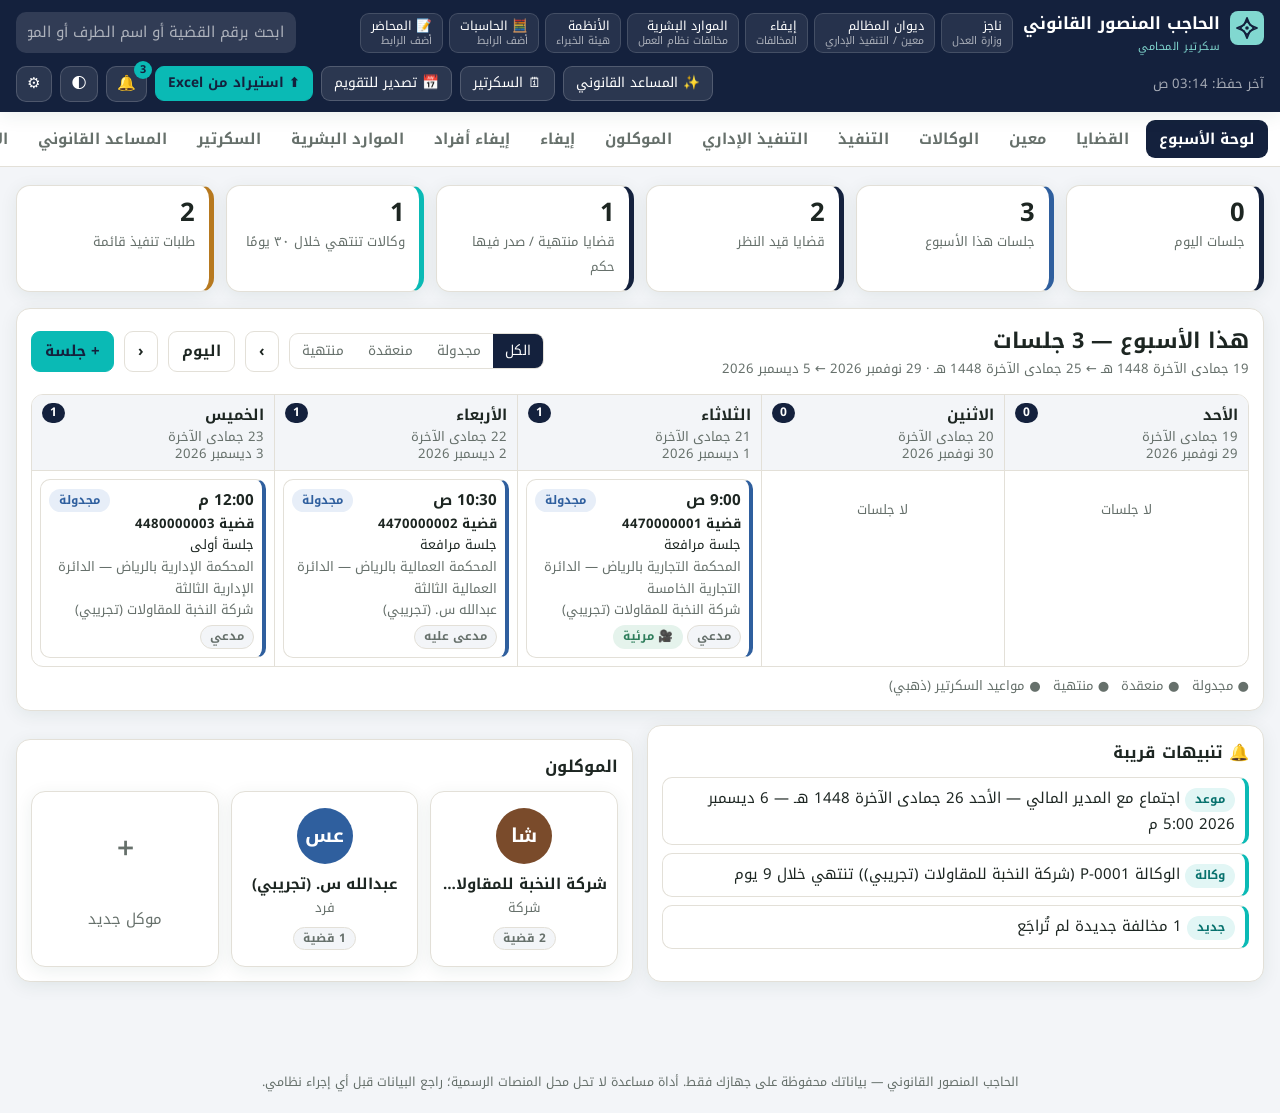
<file: hajib/index.html>
<!DOCTYPE html>
<html lang="ar" dir="rtl">
<head>
<meta charset="UTF-8">
<meta name="viewport" content="width=device-width, initial-scale=1.0">
<meta name="color-scheme" content="light dark">
<meta name="description" content="الحاجب المنصور القانوني — لوحة واحدة للقضايا والجلسات والوكالات والتنفيذ والمخالفات، مع السكرتير القانوني والتقارير">
<meta name="theme-color" content="#123d2f">
<meta name="referrer" content="no-referrer">
<title>الحاجب المنصور القانوني</title>
<link rel="icon" type="image/svg+xml" href="data:image/svg+xml,%3Csvg xmlns='http://www.w3.org/2000/svg' viewBox='0 0 64 64'%3E%3Crect width='64' height='64' rx='14' fill='%23c9a24a'/%3E%3Cpath d='M32 14v34M20 48h24M14 24h36M14 24l-6 14h12zM50 24l-6 14h12z' stroke='%23123d2f' stroke-width='3' fill='none' stroke-linejoin='round'/%3E%3C/svg%3E">
<link rel="stylesheet" href="fonts/fonts.css">
<script src="xlsx.full.min.js" defer></script>
<style>
:root{
  --pri:#123d2f; --pri-2:#1b5442; --gold:#c9a24a; --gold-2:#b08a35; --gold-soft:#f6eedb;
  --bg:#f3f1ec; --card:#fff; --line:#e3e0d8; --ink:#1d2622; --muted:#66706b;
  --ok:#2e7d5b; --ok-soft:#e5f3ec; --warn:#b7791f; --warn-soft:#fbf1df; --bad:#b23b3b; --bad-soft:#fbe9e9;
  --info:#2f5f9e; --info-soft:#e7eef8; --shadow:0 4px 18px rgba(18,61,47,.08); --r:14px;
}
:root[data-theme="dark"]{
  --pri:#0e2f24; --pri-2:#174636; --gold:#d6b25c; --gold-2:#c9a24a; --gold-soft:#3a3220;
  --bg:#0d1714; --card:#15231e; --line:#26392f; --ink:#e7eee9; --muted:#9fb1a8;
  --ok-soft:#173428; --warn-soft:#3a2f18; --bad-soft:#3a1f1f; --info-soft:#1b2a3d; --shadow:0 4px 18px rgba(0,0,0,.35);
}
@media (prefers-color-scheme:dark){
  :root:not([data-theme="light"]){
    --pri:#0e2f24; --pri-2:#174636; --gold:#d6b25c; --gold-2:#c9a24a; --gold-soft:#3a3220;
    --bg:#0d1714; --card:#15231e; --line:#26392f; --ink:#e7eee9; --muted:#9fb1a8;
    --ok-soft:#173428; --warn-soft:#3a2f18; --bad-soft:#3a1f1f; --info-soft:#1b2a3d; --shadow:0 4px 18px rgba(0,0,0,.35);
  }
}
*{box-sizing:border-box}
html,body{margin:0}
body{font-family:"Segoe UI",Tahoma,system-ui,-apple-system,sans-serif;background:var(--bg);color:var(--ink);line-height:1.65;font-size:15px}
button,input,select,textarea{font:inherit;color:inherit}
a{color:var(--gold-2)}
.hidden{display:none!important}
.muted{color:var(--muted)} .sm{font-size:.82rem} .b{font-weight:700}
/* top */
.top{background:var(--pri);color:#fff;position:sticky;top:0;z-index:40;box-shadow:var(--shadow)}
.top-row{display:flex;align-items:center;gap:10px;padding:10px 16px;flex-wrap:wrap}
.brand{display:flex;align-items:center;gap:10px;font-weight:800;font-size:1.05rem;white-space:nowrap}
.brand small{display:block;font-weight:500;font-size:.68rem;color:var(--acc-l,var(--gold));letter-spacing:.5px}
.portals{display:flex;gap:6px;flex-wrap:wrap}
.portal{background:rgba(255,255,255,.08);border:1px solid rgba(255,255,255,.14);color:#fff;text-decoration:none;border-radius:9px;padding:4px 10px;font-size:.78rem;line-height:1.3}
.portal small{display:block;color:rgba(255,255,255,.62);font-size:.66rem}
.portal:hover{background:rgba(255,255,255,.16)}
.portal.gold{background:var(--gold);color:var(--on-acc,#fff);border-color:var(--gold)} .portal.gold small{color:var(--on-acc,#fff);opacity:.8}
.sp{flex:1}
.gsearch{position:relative;min-width:200px;flex:0 1 280px}
.gsearch input{width:100%;border:none;border-radius:10px;padding:8px 12px;background:rgba(255,255,255,.12);color:#fff}
.gsearch input::placeholder{color:rgba(255,255,255,.6)}
.gres{position:absolute;top:110%;inset-inline:0;background:var(--card);color:var(--ink);border-radius:10px;box-shadow:0 10px 30px rgba(0,0,0,.25);max-height:360px;overflow:auto;z-index:60}
.gres div{padding:9px 12px;border-bottom:1px solid var(--line);cursor:pointer}
.gres div:hover{background:var(--gold-soft)}
.ibtn{background:rgba(255,255,255,.1);border:1px solid rgba(255,255,255,.16);color:#fff;border-radius:10px;height:36px;min-width:36px;padding:0 10px;cursor:pointer;position:relative}
.ibtn:hover{background:rgba(255,255,255,.2)}
.dot-n{position:absolute;top:-6px;inset-inline-start:-6px;background:var(--gold);color:var(--on-acc,#fff);border-radius:20px;font-size:.68rem;padding:0 6px;font-weight:800}
.tool-row{display:flex;gap:8px;padding:0 16px 10px;flex-wrap:wrap;align-items:center}
.tbtn{background:rgba(255,255,255,.1);border:1px solid rgba(255,255,255,.18);color:#fff;border-radius:9px;padding:5px 12px;cursor:pointer;font-size:.85rem}
.tbtn.gold{background:var(--gold);color:var(--on-acc,#fff);border-color:var(--gold);font-weight:700}
.nav{display:flex;gap:4px;overflow-x:auto;background:var(--card);border-bottom:1px solid var(--line);padding:8px 12px;position:sticky;z-index:30;scrollbar-width:thin}
.nav button{border:none;background:transparent;padding:7px 13px;border-radius:9px;cursor:pointer;white-space:nowrap;color:var(--muted);font-weight:600}
.nav button.on{background:var(--sel,var(--pri));color:var(--sel-t,#fff)}
.nav button:hover:not(.on){background:var(--gold-soft);color:var(--ink)}
main{max-width:1280px;margin:0 auto;padding:18px 16px 70px}
h1{font-size:1.35rem;margin:0}
.head{display:flex;align-items:center;gap:10px;flex-wrap:wrap;margin-bottom:14px}
/* kpis */
.kpis{display:grid;grid-template-columns:repeat(auto-fit,minmax(150px,1fr));gap:12px;margin-bottom:16px}
.kpi{background:var(--card);border:1px solid var(--line);border-radius:var(--r);padding:12px 14px;box-shadow:var(--shadow);border-inline-start:5px solid var(--pri)}
.kpi b{display:block;font-size:1.6rem;line-height:1.2}
.kpi span{color:var(--muted);font-size:.82rem}
.kpi.g{border-inline-start-color:var(--gold)} .kpi.r{border-inline-start-color:var(--bad)} .kpi.o{border-inline-start-color:var(--warn)} .kpi.i{border-inline-start-color:var(--info)}
.card{background:var(--card);border:1px solid var(--line);border-radius:var(--r);box-shadow:var(--shadow);padding:14px}
.card+.card{margin-top:14px}
.card h3{margin:0 0 10px;font-size:1.02rem}
/* buttons */
.btn{border:1px solid var(--line);background:var(--card);border-radius:9px;padding:7px 13px;cursor:pointer;font-weight:600;white-space:nowrap}
.btn:hover{border-color:var(--gold)}
.btn.p{background:var(--sel,var(--pri));border-color:var(--sel,var(--pri));color:var(--sel-t,#fff)}
.btn.g{background:var(--gold);border-color:var(--gold);color:var(--on-acc,#fff)}
h1,h3,.brand,.kpi b,.md-h b,.whead b{font-family:var(--head,inherit)}
.idcards{display:grid;grid-template-columns:repeat(auto-fit,minmax(200px,1fr));gap:10px;margin:8px 0}
.idc{border:2px solid var(--line);border-radius:12px;overflow:hidden;cursor:pointer;background:var(--card)}
.idc.on{border-color:var(--gold);box-shadow:0 0 0 3px var(--gold-soft)}
.idc .bar{padding:10px;display:flex;gap:8px;align-items:center;color:#fff}
.idc .sw{display:flex;gap:4px;padding:8px 10px}.idc .sw i{width:22px;height:22px;border-radius:6px;display:block;border:1px solid rgba(0,0,0,.08)}
.btn.d{color:var(--bad)} .btn.d:hover{border-color:var(--bad)}
.btn.s{padding:4px 9px;font-size:.8rem}
.seg{display:inline-flex;border:1px solid var(--line);border-radius:9px;overflow:hidden;background:var(--card)}
.seg button{border:none;background:transparent;padding:6px 12px;cursor:pointer;font-size:.85rem;color:var(--muted)}
.seg button.on{background:var(--sel,var(--pri));color:var(--sel-t,#fff)}
.filters{display:flex;gap:8px;flex-wrap:wrap;align-items:center;margin-bottom:12px}
.filters input,.filters select{border:1px solid var(--line);background:var(--card);border-radius:9px;padding:7px 10px}
.filters input[type=search]{flex:1;min-width:180px}
/* pills */
.pill{display:inline-block;border-radius:20px;padding:1px 9px;font-size:.74rem;font-weight:700;white-space:nowrap;border:1px solid transparent}
.p-ok{background:var(--ok-soft);color:var(--ok)} .p-warn{background:var(--warn-soft);color:var(--warn)} .p-bad{background:var(--bad-soft);color:var(--bad)}
.p-info{background:var(--info-soft);color:var(--info)} .p-mut{background:var(--bg);color:var(--muted);border-color:var(--line)} .p-gold{background:var(--gold-soft);color:var(--gold-2)}
/* tables */
.tw{overflow-x:auto;border:1px solid var(--line);border-radius:12px;background:var(--card)}
table.t{width:100%;border-collapse:collapse;font-size:.88rem}
table.t th{background:var(--pri);color:#fff;text-align:start;padding:9px 10px;font-weight:700;white-space:nowrap;position:sticky;top:0}
table.t td{padding:9px 10px;border-bottom:1px solid var(--line);vertical-align:top}
table.t tr:hover td{background:var(--gold-soft)}
table.t tr.click{cursor:pointer}
.acts{display:flex;gap:4px;flex-wrap:wrap}
.empty{padding:28px;text-align:center;color:var(--muted)}
/* week */
.week{display:grid;grid-template-columns:repeat(var(--cols,5),minmax(170px,1fr));gap:0;border:1px solid var(--line);border-radius:12px;overflow:hidden;background:var(--card)}
.wcol{border-inline-start:1px solid var(--line);min-height:260px;display:flex;flex-direction:column}
.wcol:first-child{border-inline-start:none}
.whead{background:var(--bg);padding:8px 10px;border-bottom:1px solid var(--line);display:flex;justify-content:space-between;gap:6px;align-items:flex-start}
.whead.today{background:var(--gold-soft)}
.whead b{display:block} .whead .sm{line-height:1.3}
.wbody{padding:8px;display:flex;flex-direction:column;gap:8px;flex:1}
.sess{border:1px solid var(--line);border-inline-start:4px solid var(--info);border-radius:10px;padding:8px;cursor:pointer;background:var(--card);font-size:.82rem}
.sess:hover{border-color:var(--gold)}
.sess.held{border-inline-start-color:var(--ok)} .sess.ended{border-inline-start-color:var(--muted)} .sess.ev{border-inline-start-color:var(--gold)}
.sess .tm{font-weight:800;font-size:.95rem;display:flex;justify-content:space-between;align-items:center}
.cnt{background:var(--pri);color:#fff;border-radius:20px;padding:0 8px;font-size:.75rem;font-weight:700}
/* client tiles */
.tiles{display:grid;grid-template-columns:repeat(auto-fill,minmax(150px,1fr));gap:12px}
.tile{background:var(--card);border:1px solid var(--line);border-radius:var(--r);padding:16px 10px;text-align:center;cursor:pointer;box-shadow:var(--shadow)}
.tile:hover{border-color:var(--gold);transform:translateY(-2px)}
.av{width:56px;height:56px;border-radius:50%;margin:0 auto 8px;display:grid;place-items:center;color:#fff;font-weight:800;font-size:1.2rem}
/* modal */
#modals .ov{position:fixed;inset:0;background:rgba(6,20,15,.55);display:grid;place-items:center;padding:14px;z-index:100}
.md{background:var(--card);border-radius:16px;width:100%;max-width:560px;max-height:92vh;display:flex;flex-direction:column;box-shadow:0 20px 60px rgba(0,0,0,.4);border:1px solid var(--line)}
.md.lg{max-width:980px}
.md-h{background:var(--pri);color:#fff;padding:13px 16px;border-radius:16px 16px 0 0;display:flex;align-items:center;gap:8px}
.md-h .x{margin-inline-start:auto;background:rgba(255,255,255,.12);border:none;color:#fff;border-radius:8px;width:32px;height:32px;cursor:pointer}
.md-b{padding:16px;overflow:auto}
.md-f{padding:12px 16px;border-top:1px solid var(--line);display:flex;gap:8px;flex-wrap:wrap}
.fg{display:grid;grid-template-columns:1fr 1fr;gap:10px 12px}
.fd label{display:block;font-weight:600;font-size:.84rem;margin-bottom:4px}
.fd input,.fd select,.fd textarea{width:100%;border:1px solid var(--line);background:var(--bg);border-radius:9px;padding:8px 10px}
.fd textarea{min-height:76px;resize:vertical}
.fd.full{grid-column:1/-1}
.fd .hint{color:var(--muted);font-size:.76rem;margin-top:3px}
.tabs{display:flex;gap:4px;flex-wrap:wrap;border-bottom:1px solid var(--line);margin:-4px 0 12px;padding-bottom:8px}
.tabs button{border:1px solid var(--line);background:var(--card);border-radius:8px;padding:5px 11px;cursor:pointer;font-size:.84rem}
.tabs button.on{background:var(--sel,var(--pri));color:var(--sel-t,#fff);border-color:var(--sel,var(--pri))}
.kv{display:grid;grid-template-columns:repeat(auto-fit,minmax(200px,1fr));gap:8px}
.kv div{background:var(--bg);border:1px solid var(--line);border-radius:9px;padding:7px 10px}
.kv span{display:block;color:var(--muted);font-size:.74rem}
.note{border:1px solid var(--line);border-inline-start:4px solid var(--gold);border-radius:10px;padding:8px 10px;margin-bottom:8px;background:var(--card)}
.banner{border-radius:12px;padding:10px 14px;margin-bottom:12px;border:1px solid var(--line)}
.banner.w{background:var(--warn-soft);border-color:#ecd6a8} .banner.i{background:var(--info-soft)} .banner.r{background:var(--bad-soft)}
.chat{display:flex;flex-direction:column;gap:8px;max-height:420px;overflow:auto;padding:4px}
.msg{padding:9px 12px;border-radius:12px;white-space:pre-wrap;max-width:92%}
.msg.u{background:var(--pri);color:#fff;align-self:flex-start}
.msg.a{background:var(--bg);border:1px solid var(--line);align-self:flex-end}
.chips{display:flex;gap:6px;flex-wrap:wrap;margin:8px 0}
.chip{border:1px solid var(--line);background:var(--card);border-radius:20px;padding:4px 11px;cursor:pointer;font-size:.8rem}
.chip:hover{border-color:var(--gold)}
.drop{border:2px dashed var(--line);border-radius:12px;padding:18px;text-align:center;color:var(--muted);cursor:pointer}
.drop:hover,.drop.on{border-color:var(--gold);color:var(--gold-2)}
#toasts{position:fixed;bottom:18px;left:50%;transform:translateX(-50%);z-index:300;display:flex;flex-direction:column;gap:6px;align-items:center}
.toast{background:var(--pri);color:#fff;padding:9px 16px;border-radius:11px;box-shadow:var(--shadow);font-weight:600}
.toast.ok{background:var(--ok)} .toast.err{background:var(--bad)}
.grid2{display:grid;grid-template-columns:1fr 1fr;gap:14px}
@media(max-width:760px){.top{position:static}.portal small{display:none}.portal{padding:3px 8px}.tool-row .tbtn{padding:4px 8px;font-size:.8rem}.gsearch{flex:1 1 100%}.grid2,.fg{grid-template-columns:1fr}.brand small{display:none}.week{grid-template-columns:1fr}.wcol{border-inline-start:none;border-top:1px solid var(--line);min-height:auto}}
footer{text-align:center;color:var(--muted);font-size:.78rem;padding:20px}
</style>
</head>
<body>
<header class="top">
  <div class="top-row">
    <div class="brand">
      <span id="brandLogo"></span>
      <div>الحاجب المنصور القانوني<small id="brandSub">سكرتير المحامي</small></div>
    </div>
    <nav class="portals" id="portals"></nav>
    <span class="sp"></span>
    <div class="gsearch"><input id="gq" placeholder="ابحث برقم القضية أو اسم الطرف أو الموكل..." autocomplete="off"><div class="gres hidden" id="gres"></div></div>
  </div>
  <div class="tool-row">
    <span class="sm" style="color:rgba(255,255,255,.62)" id="lastSave">—</span>
    <span class="sp"></span>
    <button class="tbtn" data-act="go" data-v="assistant">✨ المساعد القانوني</button>
    <button class="tbtn" data-act="go" data-v="secretary">🗓 السكرتير</button>
    <button class="tbtn" data-act="exportICS" title="أضف الجلسات والمواعيد لتقويم جوالك مع التنبيهات">📅 تصدير للتقويم</button>
    <button class="tbtn gold" data-act="openImport">⬆ استيراد من Excel</button>
    <button class="ibtn" data-act="alerts" title="التنبيهات">🔔<span class="dot-n hidden" id="alertN"></span></button>
    <button class="ibtn" data-act="theme" title="الوضع الليلي">🌓</button>
    <button class="ibtn" data-act="settings" title="الإعدادات">⚙</button>
  </div>
</header>
<nav class="nav" id="nav"></nav>
<main id="app"></main>
<footer>الحاجب المنصور القانوني — بياناتك محفوظة على جهازك فقط. أداة مساعدة لا تحل محل المنصات الرسمية؛ راجع البيانات قبل أي إجراء نظامي.</footer>
<div id="modals"></div>
<div id="toasts"></div>

<script>
"use strict";
/* ======================================================================
   الحاجب المنصور القانوني — تطبيق ويب في ملف واحد
   التخزين: IndexedDB (بيانات + مستندات) مع قفل وتشفير اختياري AES-GCM
   ====================================================================== */

/* ---------------- IndexedDB ---------------- */
const DB_NAME="hajib_db";let _db=null;
function openDB(){return new Promise((res,rej)=>{const r=indexedDB.open(DB_NAME,1);
  r.onupgradeneeded=e=>{const d=e.target.result;["kv","files"].forEach(s=>{if(!d.objectStoreNames.contains(s))d.createObjectStore(s);});};
  r.onsuccess=e=>{_db=e.target.result;res(_db);};r.onerror=()=>rej(r.error);});}
const idb=(store,mode,fn)=>new Promise((res,rej)=>{const q=fn(_db.transaction(store,mode).objectStore(store));q.onsuccess=()=>res(q.result);q.onerror=()=>rej(q.error);});
const idbGet=(s,k)=>idb(s,"readonly",o=>o.get(k));
const idbSet=(s,k,v)=>idb(s,"readwrite",o=>o.put(v,k));
const idbDel=(s,k)=>idb(s,"readwrite",o=>o.delete(k));
const idbKeys=s=>idb(s,"readonly",o=>o.getAllKeys());

/* ---------------- Crypto ---------------- */
let KEY=null;
const b64={enc:b=>{const u=new Uint8Array(b);let s="";for(let i=0;i<u.length;i+=32768)s+=String.fromCharCode.apply(null,u.subarray(i,i+32768));return btoa(s);},
  dec:s=>{const bin=atob(s);const a=new Uint8Array(bin.length);for(let i=0;i<bin.length;i++)a[i]=bin.charCodeAt(i);return a;}};
async function deriveKey(pass,salt){const base=await crypto.subtle.importKey("raw",new TextEncoder().encode(pass),"PBKDF2",false,["deriveKey"]);
  return crypto.subtle.deriveKey({name:"PBKDF2",salt:b64.dec(salt),iterations:150000,hash:"SHA-256"},base,{name:"AES-GCM",length:256},false,["encrypt","decrypt"]);}
async function encObj(k,o){const iv=crypto.getRandomValues(new Uint8Array(12));const ct=await crypto.subtle.encrypt({name:"AES-GCM",iv},k,new TextEncoder().encode(JSON.stringify(o)));return{enc:true,iv:b64.enc(iv),ct:b64.enc(ct)};}
async function decObj(k,w){const pt=await crypto.subtle.decrypt({name:"AES-GCM",iv:b64.dec(w.iv)},k,b64.dec(w.ct));return JSON.parse(new TextDecoder().decode(pt));}
async function encBlob(k,blob){const iv=crypto.getRandomValues(new Uint8Array(12));const ct=await crypto.subtle.encrypt({name:"AES-GCM",iv},k,await blob.arrayBuffer());return{enc:true,iv:b64.enc(iv),ct:b64.enc(ct),type:blob.type};}
async function decBlob(k,w){const pt=await crypto.subtle.decrypt({name:"AES-GCM",iv:b64.dec(w.iv)},k,b64.dec(w.ct));return new Blob([pt],{type:w.type||""});}
async function putFile(id,blob){await idbSet("files",id,KEY?await encBlob(KEY,blob):blob);}
async function getFile(id){const v=await idbGet("files",id);if(!v)return null;if(v.enc){if(!KEY)throw new Error("locked");return decBlob(KEY,v);}return v;}

/* ---------------- State ---------------- */
const DEF_SETTINGS={office:"",lawyer:"",remindMins:"30,10",appealDays:30,violP1:60,violP2:60,calcUrl:"",minutesUrl:"",apiKey:"",model:"claude-sonnet-5-5",notify:false,letterhead:true,identity:"diwan"};
let S={clients:[],cases:[],poas:[],execs:[],viols:[],events:[],laws:[],changes:[],settings:{...DEF_SETTINGS}};
let saveT=null;
function save(){clearTimeout(saveT);saveT=setTimeout(async()=>{try{await idbSet("kv","state",KEY?await encObj(KEY,S):S);
  $("#lastSave").textContent="آخر حفظ: "+new Date().toLocaleTimeString("ar-SA-u-nu-latn",{hour:"2-digit",minute:"2-digit"});}catch(e){toast("تعذّر الحفظ: "+e.message,"err");}},200);}
async function load(){let s=await idbGet("kv","state");if(s&&s.enc)s=await decObj(KEY,s);
  if(s&&s.cases){S=Object.assign({clients:[],cases:[],poas:[],execs:[],viols:[],events:[],laws:[],changes:[]},s);S.settings={...DEF_SETTINGS,...(s.settings||{})};}}
function logChange(text,ref){S.changes.unshift({id:uid(),at:new Date().toISOString(),text,ref:ref||null,read:false});if(S.changes.length>500)S.changes.length=500;}

/* ---------------- Utils ---------------- */
const $=(q,r=document)=>r.querySelector(q);
const $$=(q,r=document)=>[...r.querySelectorAll(q)];
const uid=()=>Date.now().toString(36)+Math.random().toString(36).slice(2,8);
const esc=t=>String(t==null?"":t).replace(/[&<>"']/g,c=>({"&":"&amp;","<":"&lt;",">":"&gt;",'"':"&quot;","'":"&#39;"}[c]));
const num=v=>{const n=Number(String(v==null?"":v).replace(/[٠-٩]/g,d=>"٠١٢٣٤٥٦٧٨٩".indexOf(d)).replace(/[^\d.\-]/g,""));return isNaN(n)?0:n;};
const money=v=>num(v).toLocaleString("en-US")+" ر.س";
const pad=n=>String(n).padStart(2,"0");
const isoD=d=>d.getFullYear()+"-"+pad(d.getMonth()+1)+"-"+pad(d.getDate());
const todayISO=()=>isoD(new Date());
const addDays=(iso,n)=>{const d=new Date(iso+"T00:00:00");d.setDate(d.getDate()+Number(n));return isoD(d);};
const dt=(date,time)=>new Date((date||todayISO())+"T"+(time||"00:00")+":00");
function daysTo(iso){if(!iso)return null;const a=new Date(iso+"T00:00:00"),b=new Date(todayISO()+"T00:00:00");return Math.round((a-b)/864e5);}
const FG=new Intl.DateTimeFormat("ar-SA-u-ca-gregory-nu-latn",{day:"numeric",month:"long",year:"numeric"});
const FH=new Intl.DateTimeFormat("ar-SA-u-ca-islamic-umalqura-nu-latn",{day:"numeric",month:"long",year:"numeric"});
const FHs=new Intl.DateTimeFormat("ar-SA-u-ca-islamic-umalqura-nu-latn",{day:"numeric",month:"long"});
const FW=new Intl.DateTimeFormat("ar-SA",{weekday:"long"});
const gD=iso=>iso?FG.format(new Date(iso+"T12:00:00")):"—";
const hD=iso=>iso?FH.format(new Date(iso+"T12:00:00")):"—";
const wD=iso=>iso?FW.format(new Date(iso+"T12:00:00")):"";
const both=iso=>iso?`${wD(iso)} ${hD(iso)} — ${gD(iso)}`:"—";
function tm(t){if(!t)return"";let[h,m]=t.split(":").map(Number);const p=h<12?"ص":"م";h=h%12||12;return h+":"+pad(m)+" "+p;}
function initials(n){const p=String(n||"؟").trim().split(/\s+/);return(p[0]||"")[0]+((p[1]||"")[0]||"");}
const PAL=["#123d2f","#7a4b2b","#2f5f9e","#5a3d6b","#8a2d3b","#3a6b4f","#846017","#255e70"];
const colorOf=s=>{let h=0;for(const c of String(s))h=(h*31+c.charCodeAt(0))>>>0;return PAL[h%PAL.length];};
function toast(m,k=""){const e=document.createElement("div");e.className="toast "+k;e.textContent=m;$("#toasts").appendChild(e);setTimeout(()=>e.remove(),2800);}
function download(blob,name){const u=URL.createObjectURL(blob);const a=document.createElement("a");a.href=u;a.download=name;document.body.appendChild(a);a.click();a.remove();setTimeout(()=>URL.revokeObjectURL(u),5000);}
const humanSize=b=>b<1024?b+" B":b<1048576?(b/1024).toFixed(1)+" KB":(b/1048576).toFixed(1)+" MB";
const clientName=id=>(S.clients.find(c=>c.id===id)||{}).name||"";
const getCase=id=>S.cases.find(c=>c.id===id);
function remainPill(d,warnAt=30){if(d==null)return'<span class="pill p-mut">—</span>';if(d<0)return`<span class="pill p-mut">منتهية منذ ${-d} يوم</span>`;
  if(d===0)return'<span class="pill p-bad">اليوم</span>';return`<span class="pill ${d<=7?"p-bad":d<=warnAt?"p-warn":"p-ok"}">${d} يوم</span>`;}

/* ---------------- Visual identities ---------------- */
const LOGO={
  diwan:'<path d="M32 13l5.5 13.3L51 32l-13.5 5.7L32 51l-5.5-13.3L13 32l13.5-5.7z" fill="none" stroke="P" stroke-width="3.2" stroke-linejoin="round"/><rect x="23" y="23" width="18" height="18" fill="none" stroke="P" stroke-width="3.2" transform="rotate(45 32 32)"/><circle cx="32" cy="32" r="3.4" fill="P"/>',
  midad:'<path d="M32 9c7 9 12 17 12 25 0 7-5 12-12 20-7-8-12-13-12-20 0-8 5-16 12-25z" fill="P"/><path d="M32 22v19" stroke="A" stroke-width="2.6" stroke-linecap="round"/><circle cx="32" cy="22" r="3" fill="A"/>',
  mizan:'<path d="M32 13v34M22 47h20M14 21h36" stroke="P" stroke-width="3.4" stroke-linecap="round" fill="none"/><path d="M14 21l-6 13a6 6 0 0 0 12 0zM50 21l-6 13a6 6 0 0 0 12 0z" fill="P"/><circle cx="32" cy="13" r="3.4" fill="P"/>',
  qasr:'<path d="M15 53V33c0-10 7.6-18 17-18s17 8 17 18v20" fill="none" stroke="P" stroke-width="3.4"/><path d="M23 53V35c0-6 4-10.5 9-10.5s9 4.5 9 10.5v18" fill="P"/><path d="M11 53h42" stroke="P" stroke-width="3.4" stroke-linecap="round"/>'};
const IDS={
  diwan:{name:"الديوان",desc:"كحلي وتيفاني — خط كوفي حديث (Noto Kufi Arabic): رسمي واضح للمكاتب",font:"'Noto Kufi Arabic'",head:"'Noto Kufi Arabic'",
    L:{pri:"#14213d",pri2:"#22365f",acc:"#0ABAB5",acc2:"#06716D",soft:"#e2f6f5",bg:"#f3f5f8",accL:"#81D8D0",onAcc:"#14213d"},D:{pri:"#101a30",pri2:"#1b2a4a",acc:"#0ABAB5",acc2:"#81D8D0",soft:"#12302f",bg:"#0b101b",card:"#131b2b",line:"#233049",accL:"#81D8D0",onAcc:"#0b101b"}},
  midad:{name:"المِداد",desc:"عنابي ورملي — خط نسخ كلاسيكي (Amiri للعناوين وNoto Naskh للنص): وقار قضائي",font:"'Noto Naskh Arabic'",head:"'Amiri'",
    L:{pri:"#5b1a2b",pri2:"#76263b",acc:"#9a7442",acc2:"#7e5e34",soft:"#f3ebdf",bg:"#f7f3ee",accL:"#dcc6a2"},D:{pri:"#3d111d",pri2:"#5a1d2c",acc:"#b08a55",acc2:"#9a7442",soft:"#3a2e1f",bg:"#140b0e",card:"#1f1418",line:"#3a2429",accL:"#dcc6a2"}},
  mizan:{name:"الميزان",desc:"فحمي وفيروزي — خط عصري تقني (IBM Plex Sans Arabic): بسيط وعالي الوضوح في الجداول",font:"'IBM Plex Sans Arabic'",head:"'IBM Plex Sans Arabic'",
    L:{pri:"#1f2329",pri2:"#30363f",acc:"#0e7f74",acc2:"#0b6a61",soft:"#e1f2ef",bg:"#f4f6f7",accL:"#5fd3c6"},D:{pri:"#15181c",pri2:"#252a31",acc:"#13968a",acc2:"#0e7f74",soft:"#16302d",bg:"#0d0f12",card:"#171b20",line:"#2a3038",accL:"#5fd3c6"}},
  qasr:{name:"القصر",desc:"نيلي وطوبي — طابع أندلسي منصوري (Reem Kufi للعناوين وTajawal للنص): مميز وفاخر",font:"'Tajawal'",head:"'Reem Kufi'",
    L:{pri:"#2b2d6e",pri2:"#3b3e8c",acc:"#b9512b",acc2:"#9b4323",soft:"#f7e7df",bg:"#f5f4f9",accL:"#f2a985"},D:{pri:"#1d1f4d",pri2:"#2c2f6c",acc:"#cc6339",acc2:"#b9512b",soft:"#3a2219",bg:"#0e0e1c",card:"#17182c",line:"#2a2c4a",accL:"#f2a985"}}};
const curId=()=>IDS[S.settings.identity]||IDS.diwan;
const logoSVG=(k,size=34,I=IDS[k]||IDS.diwan)=>`<svg width="${size}" height="${size}" viewBox="0 0 64 64"><rect width="64" height="64" rx="15" fill="${I.L.accL}"/>${LOGO[k]||LOGO.diwan}</svg>`.replace(/"P"/g,`"${I.L.pri}"`).replace(/"A"/g,`"${I.L.accL}"`);
function isDark(){const a=document.documentElement.getAttribute("data-theme");return a==="dark"||(a!=="light"&&matchMedia("(prefers-color-scheme: dark)").matches);}
function applyId(){const k=IDS[S.settings.identity]?S.settings.identity:"diwan";const I=IDS[k];const v=isDark()?{...I.L,...I.D}:I.L;const st=document.documentElement.style;
  [["--pri",v.pri],["--pri-2",v.pri2],["--gold",v.acc],["--gold-2",v.acc2],["--gold-soft",v.soft],["--bg",v.bg],["--acc-l",v.accL],["--on-acc",v.onAcc||"#fff"],["--sel",isDark()?v.acc:v.pri],["--sel-t",isDark()?(v.onAcc||"#fff"):"#fff"],["--head",I.head+",serif"]].forEach(([n,x])=>st.setProperty(n,x));
  ["--card","--line"].forEach(n=>{const x=v[n.slice(2)];x?st.setProperty(n,x):st.removeProperty(n);});
  document.body.style.fontFamily=I.font+",'Segoe UI',Tahoma,system-ui,sans-serif";$("#brandLogo").innerHTML=logoSVG(k);
  const fav=$('link[rel="icon"]');if(fav)fav.href="data:image/svg+xml,"+encodeURIComponent(logoSVG(k,64));$('meta[name="theme-color"]').setAttribute("content",v.pri);}
function idCards(sel){return`<div class="idcards">${Object.entries(IDS).map(([k,I])=>`<div class="idc ${sel===k?"on":""}" data-act="pickId" data-v="${k}">
  <div class="bar" style="background:${I.L.pri};font-family:${I.head}">${logoSVG(k,30)}<b style="font-size:1.05rem">${I.name}</b></div>
  <div style="padding:8px 10px;font-family:${I.font}"><div style="font-family:${I.head};font-size:1.15rem;color:${I.L.pri}">الحاجب المنصور القانوني</div><div class="sm muted">جلسة مرافعة — ١٥ جمادى الأولى ١٤٤٨هـ</div><div class="sm" style="margin-top:4px">${I.desc}</div></div>
  <div class="sw">${[I.L.pri,I.L.pri2,I.L.acc,I.L.soft,I.L.bg].map(c=>`<i style="background:${c}"></i>`).join("")}</div></div>`).join("")}</div>`;}

/* ---------------- Labels ---------------- */
const CASE_ST={open:["قيد النظر","p-info"],judged:["صدر فيها حكم","p-gold"],closed:["منتهية","p-mut"]};
const SESS_ST={scheduled:["مجدولة","p-info"],held:["منعقدة","p-ok"],ended:["منتهية","p-mut"]};
const CAT={najiz:"ناجز — وزارة العدل",muin:"معين — ديوان المظالم"};
const EXEC_ST={active:["قيد التنفيذ","p-info"],waiting:["بانتظار الرد","p-warn"],paid:["مسدد","p-ok"],ended:["منتهي","p-mut"]};
const VSRC={efaa:"إيفاء — المنشآت",ind:"إيفاء أفراد",hrsd:"الموارد البشرية"};
const VST={unpaid:["لم تُسدَّد","p-bad"],paid:["مسدَّدة","p-ok"],objection:["عليها اعتراض أو تسوية","p-warn"],enforce:["محوّلة للتنفيذ","p-bad"]};
const pill=(map,k)=>{const v=map[k]||[k||"—","p-mut"];return`<span class="pill ${v[1]}">${esc(v[0])}</span>`;};

/* ---------------- Derived ---------------- */
function allSessions(){const out=[];S.cases.forEach(c=>(c.sessions||[]).forEach(s=>out.push({...s,caseId:c.id,c})));return out.sort((a,b)=>dt(a.date,a.time)-dt(b.date,b.time));}
function nextSession(c){const t=todayISO();return(c.sessions||[]).filter(s=>s.date>=t&&s.status!=="ended").sort((a,b)=>dt(a.date,a.time)-dt(b.date,b.time))[0]||null;}
function lastSession(c){const t=todayISO();return(c.sessions||[]).filter(s=>s.date<t).sort((a,b)=>dt(b.date,b.time)-dt(a.date,a.time))[0]||null;}
function priority(c){const n=nextSession(c);const d=n?daysTo(n.date):null;if(d!=null&&d<=3)return["عاجل","p-bad",0];if(d!=null&&d<=14)return["متابعة","p-warn",1];return["مستقر","p-ok",2];}
function appealInfo(j){const base=j.received||j.date;if(!base)return null;const days=Number(j.appealDays||S.settings.appealDays||30);const end=addDays(base,days);return{end,left:daysTo(end)};}
function violDeadlines(v){if(!v.date)return null;const p1=addDays(v.date,S.settings.violP1),p2=addDays(p1,S.settings.violP2);const l1=daysTo(p1),l2=daysTo(p2);
  let action,left,cls;if(v.status==="paid"){action="مسددة — لا إجراء";left=null;cls="p-ok";}
  else if(l1>=0){action="تقديم تظلم أمام الجهة المصدرة";left=l1;cls=l1<=7?"p-bad":"p-info";}
  else if(l2>=0){action="التظلم أمام ديوان المظالم قبل انتهاء المهلة";left=l2;cls=l2<=7?"p-bad":"p-warn";}
  else{action="انتهت المهل — مراجعة قانونية";left=null;cls="p-mut";}
  return{p1,p2,l1,l2,action,left,cls};}
function alertsList(){const out=[];const now=new Date();
  allSessions().forEach(s=>{if(s.status==="ended")return;const ms=dt(s.date,s.time)-now;if(ms>0&&ms<=36e5*48)out.push({t:"جلسة",txt:`${s.kind||"جلسة"} — قضية ${s.c.no||""} — ${both(s.date)} ${tm(s.time)}`,act:"case",id:s.caseId});});
  S.events.forEach(e=>{if(e.done)return;const ms=dt(e.date,e.time)-now;if(ms>-36e5&&ms<=36e5*48)out.push({t:"موعد",txt:`${e.title} — ${both(e.date)} ${tm(e.time)}`,act:"go",v:"secretary"});});
  S.poas.forEach(p=>{const d=daysTo(p.expires);if(d!=null&&d>=0&&d<=30)out.push({t:"وكالة",txt:`الوكالة ${p.no||""} (${clientName(p.clientId)}) تنتهي خلال ${d} يوم`,act:"go",v:"poas"});});
  S.cases.forEach(c=>(c.judgments||[]).forEach(j=>{const a=appealInfo(j);if(a&&a.left>=0&&a.left<=10&&!j.appealed)out.push({t:"مهلة اعتراض",txt:`حكم القضية ${c.no||""}: تنتهي مهلة الاعتراض خلال ${a.left} يوم (${gD(a.end)})`,act:"case",id:c.id});}));
  S.viols.forEach(v=>{const d=violDeadlines(v);if(d&&d.left!=null&&d.left<=7)out.push({t:"مخالفة",txt:`${v.entity}: ${d.action} — متبقٍ ${d.left} يوم`,act:"go",v:"viol_"+v.src});});
  const nv=S.viols.filter(v=>v.isNew).length;if(nv)out.push({t:"جديد",txt:`${nv} مخالفة جديدة لم تُراجَع`,act:"go",v:"viol_efaa"});
  return out;}

/* ---------------- Modal stack ---------------- */
function modal(title,body,{lg=false,foot="",onMount}={}){const ov=document.createElement("div");ov.className="ov";
  ov.innerHTML=`<div class="md ${lg?"lg":""}"><div class="md-h"><b>${esc(title)}</b><button class="x" title="إغلاق">✕</button></div><div class="md-b">${body}</div>${foot?`<div class="md-f">${foot}</div>`:""}</div>`;
  $("#modals").appendChild(ov);const close=()=>ov.remove();ov.querySelector(".x").onclick=close;
  ov.addEventListener("mousedown",e=>{if(e.target===ov)close();});
  onMount&&onMount(ov,close);const f=ov.querySelector(".md-b input:not([type=checkbox]),.md-b select,.md-b textarea");f&&setTimeout(()=>f.focus(),30);return{ov,close};}
function confirmBox(msg){return confirm(msg);}

/* generic form */
function fieldHTML(f,v){const val=v==null?(f.def==null?"":f.def):v;const id="f_"+f.k;let inp;
  if(f.t==="select")inp=`<select id="${id}">${f.opts.map(o=>{const[k,l]=Array.isArray(o)?o:[o,o];return`<option value="${esc(k)}" ${String(k)===String(val)?"selected":""}>${esc(l)}</option>`;}).join("")}</select>`;
  else if(f.t==="textarea")inp=`<textarea id="${id}" placeholder="${esc(f.ph||"")}">${esc(val)}</textarea>`;
  else if(f.t==="check")return`<div class="fd ${f.full?"full":""}"><label style="display:flex;gap:8px;align-items:center;cursor:pointer"><input type="checkbox" id="${id}" ${val?"checked":""} style="width:auto"> ${esc(f.l)}</label></div>`;
  else if(f.t==="client")inp=`<input id="${id}" list="dl_clients" value="${esc(clientName(val)||val||"")}" placeholder="اكتب اسم الموكل أو اختره"><datalist id="dl_clients">${S.clients.map(c=>`<option value="${esc(c.name)}">`).join("")}</datalist>`;
  else inp=`<input id="${id}" type="${f.t||"text"}" value="${esc(val)}" placeholder="${esc(f.ph||"")}" ${f.t==="number"?'step="any"':""}>`;
  return`<div class="fd ${f.full?"full":""}"><label>${esc(f.l)}${f.req?" *":""}</label>${inp}${f.hint?`<div class="hint">${esc(f.hint)}</div>`:""}</div>`;}
function resolveClient(name){name=String(name||"").trim();if(!name)return"";let c=S.clients.find(x=>x.name===name);
  if(!c){c={id:uid(),name,type:"فرد",phone:"",email:"",idno:"",notes:""};S.clients.push(c);logChange("أُضيف موكل جديد: "+name);}return c.id;}
function readForm(ov,fields){const o={};for(const f of fields){const el=ov.querySelector("#f_"+f.k);if(!el)continue;
  let v=f.t==="check"?el.checked:el.value.trim();if(f.t==="number")v=v===""?"":num(v);if(f.t==="client")v=resolveClient(v);o[f.k]=v;}
  for(const f of fields)if(f.req&&(o[f.k]===""||o[f.k]==null)){toast("الحقل «"+f.l+"» مطلوب","err");return null;}return o;}
function formModal(title,fields,obj,onSave,{extraFoot=""}={}){
  modal(title,`<div class="fg">${fields.map(f=>fieldHTML(f,obj?obj[f.k]:undefined)).join("")}</div>`,{
    foot:`<button class="btn g" data-role="save">حفظ</button><button class="btn" data-role="cancel">إلغاء</button>${extraFoot}`,
    onMount:(ov,close)=>{ov.querySelector('[data-role=cancel]').onclick=close;
      ov.querySelector('[data-role=save]').onclick=()=>{const v=readForm(ov,fields);if(!v)return;if(onSave(v,close)!==false){close();save();refresh();toast("تم الحفظ","ok");}};}});}

/* ---------------- Field specs ---------------- */
const F_CASE=[
  {k:"no",l:"رقم القضية",req:true},{k:"cat",l:"المنصة",t:"select",opts:Object.entries(CAT),def:"najiz"},
  {k:"court",l:"المحكمة"},{k:"circuit",l:"الدائرة"},
  {k:"type",l:"التصنيف / نوع الدعوى",ph:"عمالية، تجارية، إدارية..."},{k:"status",l:"حالة القضية",t:"select",opts:Object.entries(CASE_ST).map(([k,v])=>[k,v[0]]),def:"open"},
  {k:"clientId",l:"الموكل",t:"client"},{k:"role",l:"صفة الموكل",t:"select",opts:["مدعي","مدعى عليه","طالب","مطلوب ضده","متدخل"],def:"مدعي"},
  {k:"opponent",l:"الخصم"},{k:"filed",l:"تاريخ القيد",t:"date"},
  {k:"subject",l:"موضوع الدعوى",t:"textarea",full:true},{k:"claims",l:"الطلبات في الدعوى",t:"textarea",full:true}];
const F_SESS=[{k:"date",l:"التاريخ",t:"date",req:true},{k:"time",l:"الوقت",t:"time",def:"09:00"},
  {k:"kind",l:"نوع الجلسة",t:"select",opts:["جلسة أولى","جلسة مرافعة","جلسة صلح","جلسة نطق بالحكم","جلسة تحضيرية","جلسة خبرة"],def:"جلسة مرافعة"},
  {k:"status",l:"الحالة",t:"select",opts:Object.entries(SESS_ST).map(([k,v])=>[k,v[0]]),def:"scheduled"},
  {k:"virtual",l:"جلسة مرئية",t:"check"},{k:"link",l:"رابط الجلسة المرئية",t:"url"},{k:"result",l:"ما دار في الجلسة / النتيجة",t:"textarea",full:true}];
const F_JUDG=[{k:"no",l:"رقم الحكم"},{k:"degree",l:"درجة الحكم",t:"select",opts:["ابتدائي","استئناف","نهائي","مستعجل"],def:"ابتدائي"},
  {k:"date",l:"تاريخ الحكم",t:"date",req:true},{k:"received",l:"تاريخ استلام الحكم",t:"date",hint:"تُحسب مهلة الاعتراض منه، وإن تُرك فمن تاريخ الحكم"},
  {k:"appealDays",l:"مدة الاعتراض (يوم)",t:"number",hint:"افتراضي من الإعدادات — تحقّق من المدة النظامية لنوع الحكم"},{k:"judge",l:"القاضي / الدائرة"},
  {k:"ruling",l:"منطوق الحكم",t:"textarea",full:true},{k:"reasons",l:"الأسباب",t:"textarea",full:true},{k:"appealed",l:"تم تقديم الاعتراض",t:"check"}];
const F_POA=[{k:"no",l:"رقم الوكالة",req:true},{k:"clientId",l:"الموكل",t:"client",req:true},
  {k:"kind",l:"نوع الوكالة",t:"select",opts:["وكالة قضائية","وكالة خاصة","وكالة عامة"],def:"وكالة قضائية"},{k:"issued",l:"تاريخ الإصدار",t:"date"},
  {k:"expires",l:"تاريخ الانتهاء",t:"date",req:true},{k:"notes",l:"ملاحظات (أين وصلت الوكالة...)",t:"textarea",full:true}];
const F_EXEC=[{k:"no",l:"رقم الطلب",req:true},{k:"src",l:"المصدر",t:"select",opts:[["najiz","محكمة التنفيذ — ناجز"],["admin","التنفيذ الإداري — ديوان المظالم"]],def:"najiz"},
  {k:"kind",l:"نوع الطلب",ph:"طلب تنفيذ حكم / سند تنفيذي..."},{k:"status",l:"الحالة",t:"select",opts:Object.entries(EXEC_ST).map(([k,v])=>[k,v[0]]),def:"active"},
  {k:"applicant",l:"طالب التنفيذ"},{k:"against",l:"المنفذ ضده / الجهة",req:true},{k:"clientId",l:"الموكل",t:"client"},{k:"filed",l:"تاريخ التقديم",t:"date"},
  {k:"amount",l:"المبلغ المطالب به",t:"number"},{k:"collected",l:"المحصَّل",t:"number"},
  {k:"reason",l:"السند / سبب الطلب"},{k:"deadline",l:"نهاية مهلة الأمر",t:"date"},
  {k:"lastDecision",l:"آخر قرار",full:true},{k:"decisionDate",l:"تاريخ آخر قرار",t:"date"},{k:"notes",l:"ملاحظات",t:"textarea",full:true}];
const F_CLIENT=[{k:"name",l:"الاسم",req:true},{k:"type",l:"النوع",t:"select",opts:["فرد","شركة","منشأة","جهة حكومية"],def:"فرد"},
  {k:"idno",l:"الهوية / السجل التجاري"},{k:"phone",l:"الجوال"},{k:"email",l:"البريد"},{k:"notes",l:"ملاحظات",t:"textarea",full:true}];
const F_VIOL=src=>[
  {k:"entity",l:src==="ind"?"اسم الشخص":"المنشأة",req:true},{k:"entityId",l:src==="ind"?"رقم الهوية / الإقامة":src==="hrsd"?"رقم الملف / السجل":"السجل التجاري"},
  ...(src==="ind"?[{k:"dob",l:"تاريخ الميلاد"}]:[]),
  {k:"no",l:"رقم المخالفة",req:true},{k:"ref",l:src==="hrsd"?"بند المخالفة":"رقم مرجع الجهة"},
  {k:"authority",l:"الجهة المصدرة"},{k:"kind",l:"التصنيف",t:"select",opts:["عامة","مرورية","نظام العمل","أخرى"],def:src==="hrsd"?"نظام العمل":src==="ind"?"مرورية":"عامة"},
  {k:"reason",l:"سبب المخالفة / الوصف",full:true},{k:"date",l:"تاريخ المخالفة",t:"date",req:true},{k:"amount",l:"القيمة (ر.س)",t:"number"},
  {k:"due",l:"تاريخ استحقاق الدفع",t:"date"},{k:"status",l:"الحالة",t:"select",opts:Object.entries(VST).map(([k,v])=>[k,v[0]]),def:"unpaid"},
  {k:"payNo",l:"رقم السداد"},{k:"objNo",l:"رقم الاعتراض / التسوية"},...(src==="hrsd"?[{k:"worker",l:"العامل المخالف"}]:[]),
  {k:"notes",l:"شرح / ملاحظات",t:"textarea",full:true}];
const F_EVENT=[{k:"kind",l:"النوع",t:"select",opts:["موعد","جلسة","جلسة صلح","اجتماع","زيارة","اتصال","مهمة"],def:"موعد"},{k:"title",l:"العنوان / التفاصيل",req:true},
  {k:"person",l:"الشخص / الجهة"},{k:"place",l:"المكان"},{k:"date",l:"التاريخ",t:"date",req:true},{k:"time",l:"الوقت",t:"time",def:"09:00"},
  {k:"repeat",l:"التكرار",t:"select",opts:[["none","مرة واحدة"],["daily","كل يوم"],["weekly","كل أسبوع"],["monthly","كل شهر"]],def:"none"},
  {k:"remindTxt",l:"ذكّرني قبل (بالدقائق، مفصولة بفاصلة)",def:"60",hint:"مثال: 10,60,1440 = قبل ١٠ دقائق وساعة ويوم"},{k:"note",l:"ملاحظة",t:"textarea",full:true}];

/* ---------------- Routing / nav ---------------- */
const NAV=[["week","لوحة الأسبوع"],["cases","القضايا"],["muin","معين"],["poas","الوكالات"],["execs","التنفيذ"],["adminexec","التنفيذ الإداري"],["clients","الموكلون"],
  ["viol_efaa","إيفاء"],["viol_ind","إيفاء أفراد"],["viol_hrsd","الموارد البشرية"],["secretary","السكرتير"],["assistant","المساعد القانوني"],["laws","الأنظمة"],["reports","التقارير"],["changes","التغييرات"]];
let R={v:"week",week:0,wf:"all",cf:{q:"",court:"",st:"",ss:"all"},client:null,vEntity:""};
function go(v){R.v=v;R.vEntity="";refresh();scrollTo(0,0);}
function refresh(){renderNav();renderPortals();(VIEW[R.v.startsWith("viol_")?"viol":R.v]||VIEW.week)();updateAlertN();}
function renderNav(){const unread=S.changes.filter(c=>!c.read).length;
  $("#nav").innerHTML=NAV.map(([k,l])=>`<button class="${R.v===k?"on":""}" data-act="go" data-v="${k}">${l}${k==="changes"&&unread?` <span class="cnt">${unread}</span>`:""}</button>`).join("");
  navTop();$("#brandSub").textContent=S.settings.office||"سكرتير المحامي";}
function navTop(){$("#nav").style.top=getComputedStyle($(".top")).position==="sticky"?$(".top").offsetHeight+"px":"0px";}
function renderPortals(){const s=S.settings;const P=[["ناجز","وزارة العدل","https://new.najiz.sa"],["ديوان المظالم","معين / التنفيذ الإداري","https://www.bog.gov.sa"],
  ["إيفاء","المخالفات","https://efaa.sa"],["الموارد البشرية","مخالفات نظام العمل","https://es.hrsd.gov.sa"],["الأنظمة","هيئة الخبراء","https://laws.boe.gov.sa"]];
  $("#portals").innerHTML=P.map(p=>`<a class="portal" href="${p[2]}" target="_blank" rel="noopener">${p[0]}<small>${p[1]}</small></a>`).join("")+
   (s.calcUrl?`<a class="portal gold" href="${esc(s.calcUrl)}" target="_blank" rel="noopener">🧮 الحاسبات<small>أدواتي</small></a>`:`<a class="portal" href="#" data-act="settings">🧮 الحاسبات<small>أضف الرابط</small></a>`)+
   (s.minutesUrl?`<a class="portal gold" href="${esc(s.minutesUrl)}" target="_blank" rel="noopener">📝 المحاضر<small>موقعي</small></a>`:`<a class="portal" href="#" data-act="settings">📝 المحاضر<small>أضف الرابط</small></a>`);}
function updateAlertN(){const n=alertsList().length;const el=$("#alertN");el.textContent=n;el.classList.toggle("hidden",!n);}

/* generic table */
function table(cols,rows,{click,empty="لا توجد بيانات"}={}){if(!rows.length)return`<div class="tw"><div class="empty">${empty}</div></div>`;
  return`<div class="tw"><table class="t"><thead><tr>${cols.map(c=>`<th>${c.l}</th>`).join("")}</tr></thead><tbody>${rows.map(r=>`<tr ${click?`class="click" data-act="${click(r)[0]}" data-id="${click(r)[1]}"`:""}>${cols.map(c=>`<td>${c.h(r)}</td>`).join("")}</tr>`).join("")}</tbody></table></div>`;}
const exportBtns=(key,arg="")=>`<button class="btn s" data-act="rep" data-r="${key}" data-a="${esc(arg)}" data-f="xlsx">Excel</button><button class="btn s" data-act="rep" data-r="${key}" data-a="${esc(arg)}" data-f="doc">Word</button><button class="btn s" data-act="rep" data-r="${key}" data-a="${esc(arg)}" data-f="pdf">PDF</button>`;

/* ====================== VIEWS ====================== */
const VIEW={};

/* ---- Week board ---- */
VIEW.week=function(){const t=todayISO();const base=new Date(t+"T00:00:00");base.setDate(base.getDate()-base.getDay()+R.week*7);
  const days=[...Array(7)].map((_,i)=>{const d=new Date(base);d.setDate(d.getDate()+i);return isoD(d);});
  const items=d=>{const ss=allSessions().filter(s=>s.date===d&&(R.wf==="all"||s.status===R.wf)).map(s=>({...s,isS:true}));
    const ev=R.wf==="all"||R.wf==="scheduled"?S.events.filter(e=>occursOn(e,d)&&!e.done).map(e=>({...e,isE:true})):[];
    return[...ss,...ev].sort((a,b)=>(a.time||"").localeCompare(b.time||""));};
  let shown=days.slice(0,5);days.slice(5).forEach(d=>{if(items(d).length)shown.push(d);});
  const weekCount=days.reduce((n,d)=>n+allSessions().filter(s=>s.date===d).length,0);
  const k={today:allSessions().filter(s=>s.date===t).length,week:weekCount,open:S.cases.filter(c=>c.status==="open").length,
    closed:S.cases.filter(c=>c.status!=="open").length,poa:S.poas.filter(p=>{const d=daysTo(p.expires);return d!=null&&d>=0&&d<=30;}).length,
    ex:S.execs.filter(e=>e.status==="active"||e.status==="waiting").length};
  $("#app").innerHTML=`
  <div class="kpis">
    <div class="kpi"><b>${k.today}</b><span>جلسات اليوم</span></div><div class="kpi i"><b>${k.week}</b><span>جلسات هذا الأسبوع</span></div>
    <div class="kpi"><b>${k.open}</b><span>قضايا قيد النظر</span></div><div class="kpi"><b>${k.closed}</b><span>قضايا منتهية / صدر فيها حكم</span></div>
    <div class="kpi g"><b>${k.poa}</b><span>وكالات تنتهي خلال ٣٠ يومًا</span></div><div class="kpi o"><b>${k.ex}</b><span>طلبات تنفيذ قائمة</span></div>
  </div>
  <div class="card">
    <div class="head"><div><h1>${R.week===0?"هذا الأسبوع":R.week<0?"أسبوع سابق":"أسبوع قادم"} — ${k.week} جلسات</h1>
      <div class="muted sm">${hD(days[0])} ← ${hD(days[6])} · ${gD(days[0])} ← ${gD(days[6])}</div></div><span class="sp"></span>
      <div class="seg">${[["all","الكل"],["scheduled","مجدولة"],["held","منعقدة"],["ended","منتهية"]].map(([k2,l])=>`<button class="${R.wf===k2?"on":""}" data-act="wf" data-v="${k2}">${l}</button>`).join("")}</div>
      <button class="btn" data-act="wk" data-v="-1">›</button><button class="btn" data-act="wk" data-v="0">اليوم</button><button class="btn" data-act="wk" data-v="1">‹</button>
      <button class="btn g" data-act="addSessionPick">+ جلسة</button>
    </div>
    <div class="week" style="--cols:${shown.length}">${shown.map(d=>{const it=items(d);return`<div class="wcol"><div class="whead ${d===t?"today":""}"><div><b>${wD(d)}${d===t?" (اليوم)":""}</b><div class="sm muted">${FHs.format(new Date(d+"T12:00:00"))}<br>${gD(d)}</div></div><span class="cnt">${it.length}</span></div>
      <div class="wbody">${it.length?it.map(x=>x.isS?sessCard(x):evCard(x)).join(""):'<div class="muted sm" style="text-align:center;padding:20px 0">لا جلسات</div>'}</div></div>`;}).join("")}</div>
    <div class="sm muted" style="margin-top:8px">● مجدولة &nbsp; ● منعقدة &nbsp; ● منتهية &nbsp; ● مواعيد السكرتير (ذهبي)</div>
  </div>
  <div class="grid2" style="margin-top:14px">
    <div class="card"><h3>🔔 تنبيهات قريبة</h3>${alertsHTML(6)}</div>
    <div class="card"><h3>الموكلون</h3><div class="tiles">${S.clients.slice(0,8).map(tileHTML).join("")}<div class="tile" data-act="addClient" style="display:grid;place-items:center;color:var(--muted)"><b style="font-size:1.6rem">＋</b>موكل جديد</div></div></div>
  </div>`;};
function sessCard(s){const c=s.c;return`<div class="sess ${s.status}" data-act="case" data-id="${c.id}" data-tab="sessions">
  <div class="tm">${tm(s.time)||"—"} ${pill(SESS_ST,s.status)}</div><div><b>قضية ${esc(c.no)}</b></div><div>${esc(s.kind||"")}</div>
  <div class="muted">${esc(c.court||"")}${c.circuit?" — "+esc(c.circuit):""}</div><div class="muted">${esc(clientName(c.clientId))}</div>
  <div style="margin-top:4px">${c.role?`<span class="pill p-mut">${esc(c.role)}</span> `:""}${s.virtual?'<span class="pill p-ok">🎥 مرئية</span>':""}</div></div>`;}
function evCard(e){return`<div class="sess ev" data-act="editEvent" data-id="${e.id}"><div class="tm">${tm(e.time)} <span class="pill p-gold">${esc(e.kind)}</span></div><div><b>${esc(e.title)}</b></div>${e.person?`<div class="muted">${esc(e.person)}</div>`:""}${e.place?`<div class="muted">📍 ${esc(e.place)}</div>`:""}</div>`;}
function alertsHTML(max=50){const a=alertsList();if(!a.length)return'<div class="empty">لا تنبيهات — كل شيء تحت السيطرة</div>';
  return a.slice(0,max).map(x=>`<div class="note" style="cursor:pointer" data-act="${x.act}" data-id="${x.id||""}" data-v="${x.v||""}"><span class="pill p-gold">${x.t}</span> ${esc(x.txt)}</div>`).join("");}
function tileHTML(c){const cs=S.cases.filter(x=>x.clientId===c.id);const up=cs.map(nextSession).filter(Boolean).length;
  return`<div class="tile" data-act="client" data-id="${c.id}"><div class="av" style="background:${colorOf(c.id)}">${esc(initials(c.name))}</div><div class="b" style="overflow:hidden;text-overflow:ellipsis;white-space:nowrap">${esc(c.name)}</div><div class="sm muted">${esc(c.type||"")}</div>
  <div style="margin-top:6px">${cs.length?`<span class="pill p-mut">${cs.length} قضية</span> `:""}${up?`<span class="pill p-info">${up} جلسة قادمة</span>`:""}</div></div>`;}
function occursOn(e,d){if(e.date===d)return true;if(!e.repeat||e.repeat==="none"||d<e.date)return false;
  if(e.repeat==="daily")return true;if(e.repeat==="weekly")return new Date(d+"T12:00:00").getDay()===new Date(e.date+"T12:00:00").getDay();
  if(e.repeat==="monthly")return d.slice(8)===e.date.slice(8);return false;}

/* ---- Cases (najiz / muin) ---- */
VIEW.cases=()=>casesView("najiz");VIEW.muin=()=>casesView("muin");
function casesView(cat){const f=R.cf;const t=todayISO();
  let list=S.cases.filter(c=>(c.cat||"najiz")===cat);const courts=[...new Set(list.map(c=>c.court).filter(Boolean))];
  const counts={all:list.length,open:list.filter(c=>c.status==="open").length,done:list.filter(c=>c.status!=="open").length};
  if(f.q){const q=f.q.toLowerCase();list=list.filter(c=>[c.no,c.court,c.circuit,c.opponent,clientName(c.clientId),c.type,c.subject].join(" ").toLowerCase().includes(q));}
  if(f.court)list=list.filter(c=>c.court===f.court);if(f.st)list=list.filter(c=>c.status===f.st);
  if(f.ss==="up")list=list.filter(c=>nextSession(c));if(f.ss==="past")list=list.filter(c=>!nextSession(c));
  list.sort((a,b)=>priority(a)[2]-priority(b)[2]||((nextSession(a)||{date:"9"}).date).localeCompare((nextSession(b)||{date:"9"}).date));
  $("#app").innerHTML=`<div class="head"><h1>${cat==="muin"?"معين — القضايا الإدارية (ديوان المظالم)":"القضايا — ناجز"}</h1><span class="pill p-mut">${counts.all} قضية</span><span class="sp"></span>
    ${exportBtns("cases",cat)}<button class="btn g" data-act="addCase" data-v="${cat}">+ قضية</button></div>
  <div class="filters"><div class="seg">${[["","الكل "+counts.all],["open","قيد النظر "+counts.open],["judged","صدر فيها حكم"],["closed","منتهية"]].map(([k,l])=>`<button class="${f.st===k?"on":""}" data-act="cf" data-k="st" data-v="${k}">${l}</button>`).join("")}</div>
    <div class="seg">${[["all","كل الجلسات"],["up","القادمة"],["past","بلا جلسة قادمة"]].map(([k,l])=>`<button class="${f.ss===k?"on":""}" data-act="cf" data-k="ss" data-v="${k}">${l}</button>`).join("")}</div>
    <input type="search" id="cq" placeholder="رقم القضية أو الطرف أو المحكمة..." value="${esc(f.q)}">
    <select id="ccourt"><option value="">كل المحاكم (${courts.length})</option>${courts.map(c=>`<option ${f.court===c?"selected":""}>${esc(c)}</option>`).join("")}</select></div>
  ${table([{l:"رقم القضية",h:c=>`<b>${esc(c.no)}</b><br><span class="pill ${priority(c)[1]}">${priority(c)[0]}</span>`},
    {l:"المحكمة / الدائرة",h:c=>`${esc(c.court||"—")}<div class="sm muted">${esc(c.circuit||"")}${c.type?" · "+esc(c.type):""}</div>`},
    {l:"الأطراف",h:c=>`${esc(clientName(c.clientId)||"—")} <span class="muted">ضد</span> ${esc(c.opponent||"—")}<div class="sm muted">صفة الموكل: ${esc(c.role||"—")}</div>`},
    {l:"حالة القضية",h:c=>pill(CASE_ST,c.status)},
    {l:"الجلسة",h:c=>{const n=nextSession(c),l=n||lastSession(c);if(!l)return'<span class="muted">—</span>';
      return`<span class="pill ${n?"p-gold":"p-mut"}">${n?"القادمة":"آخر جلسة"}</span><div>${both(l.date)}</div><div class="sm muted">${tm(l.time)} · ${esc(l.kind||"")}</div>`;}},
    {l:"",h:c=>{const n=nextSession(c);return n&&n.virtual?(n.link?`<a href="${esc(n.link)}" target="_blank" rel="noopener" onclick="event.stopPropagation()">🎥</a>`:"🎥"):"";}}],
    list,{click:c=>["case",c.id],empty:"لا قضايا مطابقة — أضف قضية أو استوردها من Excel"})}`;
  $("#cq").oninput=e=>{R.cf.q=e.target.value;const pos=e.target.selectionStart;casesView(cat);const n=$("#cq");n.focus();n.setSelectionRange(pos,pos);};
  $("#ccourt").onchange=e=>{R.cf.court=e.target.value;casesView(cat);};}

/* ---- Case card ---- */
const CASE_TABS=[["details","التفاصيل"],["sessions","الجلسات"],["file","الملف القانوني"],["ai","✨ المساعد القانوني"],["notes","الملاحظات"],["requests","الطلبات"],["parties","الأطراف"],["judgments","الأحكام"]];
function openCase(id,tab="details"){const c=getCase(id);if(!c)return;
  const m=modal("قضية رقم "+c.no,`<div id="cc"></div>`,{lg:true});m.ov.dataset.case=id;drawCase(m.ov,tab);}
function drawCase(ov,tab){const c=getCase(ov.dataset.case);if(!c){ov.remove();return;}ov.dataset.tab=tab;
  const n=nextSession(c);const box=ov.querySelector("#cc");
  const head=`<div style="display:flex;gap:8px;flex-wrap:wrap;align-items:center;margin-bottom:10px">
    <div><b style="font-size:1.1rem">${esc(clientName(c.clientId)||"—")}</b> <span class="muted">ضد</span> <b>${esc(c.opponent||"—")}</b>
    <div style="margin-top:4px">${pill(CASE_ST,c.status)} <span class="pill p-mut">${esc(CAT[c.cat||"najiz"])}</span> ${c.type?`<span class="pill p-mut">${esc(c.type)}</span>`:""} ${c.role?`<span class="pill p-gold">صفة الموكل: ${esc(c.role)}</span>`:""} ${c.court?`<span class="pill p-mut">${esc(c.court)}</span>`:""}</div></div><span class="sp"></span>
    <button class="btn s" data-act="rep" data-r="case" data-a="${c.id}" data-f="pdf">📄 تقرير القضية</button><button class="btn s" data-act="rep" data-r="case" data-a="${c.id}" data-f="doc">Word</button>
    <button class="btn s" data-act="copy" data-v="${esc(c.no)}">نسخ الرقم</button><a class="btn s" href="${c.cat==="muin"?"https://www.bog.gov.sa":"https://new.najiz.sa"}" target="_blank" rel="noopener">فتح في ${c.cat==="muin"?"ديوان المظالم":"ناجز"} ↗</a>
    <button class="btn s" data-act="editCase" data-id="${c.id}">تعديل</button><button class="btn s d" data-act="delCase" data-id="${c.id}">حذف</button></div>
    <div class="tabs">${CASE_TABS.map(([k,l])=>{const cnt={sessions:(c.sessions||[]).length,notes:(c.notes||[]).length,requests:(c.requests||[]).length,parties:(c.parties||[]).length,judgments:(c.judgments||[]).length,file:(c.docs||[]).length}[k];
      return`<button class="${tab===k?"on":""}" data-act="ctab" data-v="${k}">${l}${cnt!=null?` (${cnt})`:""}</button>`;}).join("")}</div>`;
  let body="";
  if(tab==="details"){body=`${n?`<div class="banner w"><b>الجلسة القادمة:</b> ${both(n.date)} — ${tm(n.time)} · ${esc(n.kind||"")} ${pill(SESS_ST,n.status)} ${n.virtual?'<span class="pill p-ok">🎥 مرئية</span>':""}</div>`:'<div class="banner i">لا توجد جلسة قادمة مسجّلة.</div>'}
    <div class="kv">${[["رقم القضية",c.no],["حالة القضية",CASE_ST[c.status]?CASE_ST[c.status][0]:""],["التصنيف",c.type],["تاريخ القيد",c.filed?hD(c.filed)+" — "+gD(c.filed):""],["المحكمة",c.court],["الدائرة",c.circuit],["الموكل",clientName(c.clientId)],["الخصم",c.opponent],["الأولوية",priority(c)[0]]].map(([a,b])=>`<div><span>${a}</span>${esc(b||"—")}</div>`).join("")}</div>
    ${c.subject?`<div class="note" style="margin-top:10px"><b>موضوع الدعوى:</b><br>${esc(c.subject)}</div>`:""}${c.claims?`<div class="note"><b>الطلبات:</b><br>${esc(c.claims)}</div>`:""}`;}
  if(tab==="sessions"){const ss=(c.sessions||[]).slice().sort((a,b)=>dt(b.date,b.time)-dt(a.date,a.time));
    body=`<div style="margin-bottom:8px"><button class="btn g s" data-act="addSess" data-id="${c.id}">+ جلسة</button></div>${ss.length?ss.map(s=>`<div class="note"><div style="display:flex;gap:6px;align-items:center;flex-wrap:wrap"><b>${esc(s.kind||"جلسة")}</b> ${pill(SESS_ST,s.status)} ${s.virtual?'<span class="pill p-ok">🎥 مرئية</span>':""}<span class="sp" style="flex:1"></span>
      ${s.link?`<a class="btn s" href="${esc(s.link)}" target="_blank" rel="noopener">دخول الجلسة</a>`:""}<button class="btn s" data-act="editSess" data-id="${c.id}" data-s="${s.id}">تعديل</button><button class="btn s d" data-act="delSess" data-id="${c.id}" data-s="${s.id}">حذف</button></div>
      <div class="muted sm">${both(s.date)} — ${tm(s.time)}</div>${s.result?`<div style="margin-top:4px">${esc(s.result)}</div>`:""}</div>`).join(""):'<div class="empty">لا جلسات</div>'}`;}
  if(tab==="file"){const docs=c.docs||[];body=`<div class="banner i">🔒 الملف القانوني: ارفع اللوائح والعقود والمستندات وصور الأحكام. تُحفظ على جهازك فقط (ومشفّرة إن فعّلت القفل)، ويستطيع المساعد القانوني قراءة الملفات النصية بإذنك.</div>
    <div class="drop" data-act="pickFiles" data-id="${c.id}">اسحب الملفات هنا أو اضغط للاختيار (PDF، صور، Word، أي ملف)</div><input type="file" id="cfiles" multiple class="hidden" data-change="caseFiles" data-id="${c.id}">
    <div style="margin-top:10px">${docs.length?docs.map(d=>`<div class="note" style="display:flex;gap:8px;align-items:center"><span>📎</span><div style="flex:1;min-width:0"><b style="word-break:break-all">${esc(d.name)}</b><div class="sm muted">${humanSize(d.size)} · ${gD(d.added.slice(0,10))}</div></div>
      <button class="btn s" data-act="openDoc" data-f="${d.id}">فتح</button><button class="btn s" data-act="dlDoc" data-id="${c.id}" data-f="${d.id}">تنزيل</button><button class="btn s d" data-act="delDoc" data-id="${c.id}" data-f="${d.id}">حذف</button></div>`).join(""):'<div class="muted sm">لا ملفات بعد.</div>'}</div>`;}
  if(tab==="ai")body=aiPanel(c.id);
  if(tab==="notes"){body=`<div class="fd"><textarea id="newNote" placeholder="اكتب ملاحظة... تُحفظ بتاريخها"></textarea></div><button class="btn g s" data-act="addNote" data-id="${c.id}" style="margin:6px 0 10px">حفظ الملاحظة</button>
    ${(c.notes||[]).map(x=>`<div class="note"><div class="sm muted">${new Date(x.at).toLocaleString("ar-SA-u-nu-latn")}<button class="btn s d" style="float:left" data-act="delNote" data-id="${c.id}" data-n="${x.id}">حذف</button></div>${esc(x.text)}</div>`).join("")||'<div class="muted sm">لا ملاحظات.</div>'}`;}
  if(tab==="requests"){body=`<div style="margin-bottom:8px"><button class="btn g s" data-act="addReq" data-id="${c.id}">+ طلب</button></div>${table([{l:"الطلب",h:r=>esc(r.title)},{l:"التاريخ",h:r=>gD(r.date)},{l:"الحالة",h:r=>`<span class="pill ${r.status==="مقبول"?"p-ok":r.status==="مرفوض"?"p-bad":"p-warn"}">${esc(r.status)}</span>`},{l:"الرد",h:r=>esc(r.reply||"—")},
      {l:"",h:r=>`<div class="acts"><button class="btn s" data-act="editReq" data-id="${c.id}" data-r="${r.id}">تعديل</button><button class="btn s d" data-act="delReq" data-id="${c.id}" data-r="${r.id}">حذف</button></div>`}],c.requests||[],{empty:"لا طلبات"})}`;}
  if(tab==="parties"){body=`<div style="margin-bottom:8px"><button class="btn g s" data-act="addParty" data-id="${c.id}">+ طرف</button></div>${table([{l:"الاسم",h:p=>esc(p.name)},{l:"الصفة",h:p=>esc(p.role)},{l:"الهوية / السجل",h:p=>esc(p.idno||"—")},{l:"الوكيل",h:p=>esc(p.agent||"—")},
      {l:"",h:p=>`<div class="acts"><button class="btn s" data-act="editParty" data-id="${c.id}" data-p="${p.id}">تعديل</button><button class="btn s d" data-act="delParty" data-id="${c.id}" data-p="${p.id}">حذف</button></div>`}],c.parties||[],{empty:"لا أطراف مسجّلة"})}`;}
  if(tab==="judgments"){body=`<div style="margin-bottom:8px"><button class="btn g s" data-act="addJudg" data-id="${c.id}">+ حكم</button></div>${(c.judgments||[]).map(j=>{const a=appealInfo(j);return`<div class="note"><div style="display:flex;gap:6px;flex-wrap:wrap;align-items:center"><b>حكم ${esc(j.degree||"")} ${j.no?"— "+esc(j.no):""}</b>
      ${a?(j.appealed?'<span class="pill p-ok">قُدّم الاعتراض</span>':a.left>=0?`<span class="pill ${a.left<=7?"p-bad":"p-warn"}">مهلة الاعتراض: متبقٍ ${a.left} يوم (حتى ${gD(a.end)})</span>`:'<span class="pill p-mut">انتهت مهلة الاعتراض</span>'):""}
      <span style="flex:1"></span><button class="btn s" data-act="editJudg" data-id="${c.id}" data-j="${j.id}">تعديل</button><button class="btn s d" data-act="delJudg" data-id="${c.id}" data-j="${j.id}">حذف</button></div>
      <div class="sm muted">${both(j.date)}${j.judge?" · "+esc(j.judge):""}</div>${j.ruling?`<details open><summary>المنطوق</summary>${esc(j.ruling)}</details>`:""}${j.reasons?`<details><summary>الأسباب</summary>${esc(j.reasons)}</details>`:""}</div>`;}).join("")||'<div class="muted sm">لا أحكام.</div>'}
    <div class="sm muted">تنبيه: مدة الاعتراض تُحسب آليًا بحسب القيمة المدخلة؛ تحقّق من المدة النظامية لنوع الحكم وطريقة الاعتراض.</div>`;}
  box.innerHTML=head+body;if(tab==="ai")bindAi(box,c.id);}
function redrawCase(){const ov=[...$$("#modals .ov")].reverse().find(o=>o.dataset.case);if(ov)drawCase(ov,ov.dataset.tab);}
function subEdit(caseId,listKey,fields,item,title){const c=getCase(caseId);formModal(title,fields,item,v=>{
  if(item)Object.assign(item,v);else(c[listKey]=c[listKey]||[]).push({id:uid(),...v});logChange(`${item?"تعديل":"إضافة"} ${title.replace(/^(إضافة|تعديل)\s*/,"")} — قضية ${c.no}`,{case:c.id});setTimeout(redrawCase,0);});}

/* ---- POAs ---- */
VIEW.poas=function(){const f=R.pf||"all";let list=S.poas.slice();const q=(R.pq||"").toLowerCase();
  const st=p=>{const d=daysTo(p.expires);return d==null?"":d<0?"ended":d<=30?"soon":"valid";};
  const cnt={all:list.length,valid:list.filter(p=>st(p)==="valid").length,soon:list.filter(p=>st(p)==="soon").length,ended:list.filter(p=>st(p)==="ended").length};
  if(f!=="all")list=list.filter(p=>st(p)===f);if(q)list=list.filter(p=>(p.no+" "+clientName(p.clientId)).toLowerCase().includes(q));
  list.sort((a,b)=>(a.expires||"").localeCompare(b.expires||""));
  $("#app").innerHTML=`<div class="head"><h1>الوكالات</h1><span class="pill p-mut">${cnt.all} وكالة</span><span class="sp"></span>${exportBtns("poas")}<button class="btn g" data-act="addPoa">+ وكالة</button></div>
  <div class="filters"><div class="seg">${[["all","الكل "+cnt.all],["valid","سارية "+cnt.valid],["soon","تنتهي خلال ٣٠ يومًا "+cnt.soon],["ended","منتهية "+cnt.ended]].map(([k,l])=>`<button class="${f===k?"on":""}" data-act="pf" data-v="${k}">${l}</button>`).join("")}</div>
  <input type="search" id="pq" placeholder="رقم الوكالة أو اسم الموكل..." value="${esc(R.pq||"")}"></div>
  ${table([{l:"رقم الوكالة",h:p=>`<b>${esc(p.no)}</b>`},{l:"الموكل",h:p=>esc(clientName(p.clientId))},{l:"نوع الوكالة",h:p=>esc(p.kind)},{l:"تاريخ الإصدار",h:p=>`${hD(p.issued)}<div class="sm muted">${gD(p.issued)}</div>`},
    {l:"تاريخ الانتهاء",h:p=>`${gD(p.expires)}<div class="sm muted">${hD(p.expires)}</div>`},{l:"المتبقي",h:p=>remainPill(daysTo(p.expires))},
    {l:"الحالة",h:p=>{const s=st(p);return s==="ended"?'<span class="pill p-mut">منتهية</span>':s==="soon"?'<span class="pill p-gold">تنتهي قريبًا</span>':'<span class="pill p-ok">سارية</span>';}},
    {l:"",h:p=>`<div class="acts"><button class="btn s" data-act="editPoa" data-id="${p.id}">تعديل</button><button class="btn s d" data-act="delPoa" data-id="${p.id}">حذف</button></div>`}],list,{empty:"لا وكالات"})}`;
  $("#pq").oninput=e=>{R.pq=e.target.value;VIEW.poas();const n=$("#pq");n.focus();n.setSelectionRange(n.value.length,n.value.length);};};

/* ---- Executions ---- */
VIEW.execs=()=>execView("najiz");VIEW.adminexec=()=>execView("admin");
function execView(src){let list=S.execs.filter(e=>(e.src||"najiz")===src);const f=R.ef||"all";const q=(R.eq||"").toLowerCase();
  const cnt={all:list.length,active:list.filter(e=>e.status==="active"||e.status==="waiting").length,done:list.filter(e=>e.status==="paid"||e.status==="ended").length};
  if(f==="active")list=list.filter(e=>e.status==="active"||e.status==="waiting");if(f==="done")list=list.filter(e=>e.status==="paid"||e.status==="ended");
  if(q)list=list.filter(e=>[e.no,e.applicant,e.against,e.kind,clientName(e.clientId)].join(" ").toLowerCase().includes(q));
  const tot=list.reduce((a,e)=>(a.m+=num(e.amount),a.c+=num(e.collected),a),{m:0,c:0});
  const groups=src==="admin"?Object.values(S.execs.filter(e=>e.src==="admin").reduce((g,e)=>{const k=e.against||"—";(g[k]=g[k]||{name:k,rows:[]}).rows.push(e);return g;},{})):[];
  $("#app").innerHTML=`<div class="head"><h1>${src==="admin"?"التنفيذ الإداري — ديوان المظالم":"التنفيذ — محكمة التنفيذ (ناجز)"}</h1><span class="sp"></span>${exportBtns("execs",src)}<button class="btn g" data-act="addExec" data-v="${src}">+ طلب تنفيذ</button></div>
  <div class="kpis"><div class="kpi"><b>${cnt.active}</b><span>قيد التنفيذ</span></div><div class="kpi"><b>${cnt.done}</b><span>منتهية / مسددة</span></div>
    <div class="kpi i"><b>${money(tot.m)}</b><span>المطالب به</span></div><div class="kpi g"><b>${money(tot.c)}</b><span>المحصَّل</span></div><div class="kpi r"><b>${money(tot.m-tot.c)}</b><span>المتبقي</span></div></div>
  ${src==="admin"&&groups.length?`<div class="card" style="margin-bottom:14px"><h3>ملفات الجهات المنفَّذ ضدها — ${groups.length}</h3>${table([{l:"الجهة",h:g=>`<b>${esc(g.name)}</b>`},{l:"عدد الأوامر",h:g=>g.rows.length},
    {l:"إجمالي المطالب",h:g=>money(g.rows.reduce((a,e)=>a+num(e.amount),0))},{l:"المحصَّل",h:g=>money(g.rows.reduce((a,e)=>a+num(e.collected),0))},
    {l:"متأخر",h:g=>{const n=g.rows.filter(e=>e.deadline&&daysTo(e.deadline)<0&&e.status!=="paid").length;return n?`<span class="pill p-bad">${n}</span>`:"0";}},
    {l:"ملف",h:g=>`<div class="acts">${exportBtns("adminEntity",g.name)}</div>`}],groups)}</div>`:""}
  <div class="filters"><div class="seg">${[["all","الكل "+cnt.all],["active","قيد التنفيذ "+cnt.active],["done","منتهية "+cnt.done]].map(([k,l])=>`<button class="${f===k?"on":""}" data-act="ef" data-v="${k}">${l}</button>`).join("")}</div>
  <input type="search" id="eq" placeholder="بحث..." value="${esc(R.eq||"")}"></div>
  ${table([{l:"رقم الطلب",h:e=>`<b>${esc(e.no)}</b><div class="sm muted">${esc(e.kind||"")}</div>`},{l:"الحالة",h:e=>pill(EXEC_ST,e.status)},{l:"المنفذ ضده",h:e=>esc(e.against)},{l:"طالب التنفيذ",h:e=>esc(e.applicant||clientName(e.clientId)||"—")},
    {l:"المطالبة",h:e=>money(e.amount)},{l:"المحصَّل",h:e=>money(e.collected)},{l:"المتبقي",h:e=>money(num(e.amount)-num(e.collected))},
    ...(src==="admin"?[{l:"نهاية المهلة",h:e=>e.deadline?`${gD(e.deadline)}<br>${e.status==="paid"?'<span class="pill p-ok">مسدد</span>':daysTo(e.deadline)<0?'<span class="pill p-bad">متأخر</span>':`<span class="pill p-info">داخل المهلة — ${daysTo(e.deadline)} يوم</span>`}`:"—"}]:[]),
    {l:"آخر قرار",h:e=>`${esc(e.lastDecision||"—")}<div class="sm muted">${e.decisionDate?gD(e.decisionDate):""}</div>`},{l:"تاريخ التقديم",h:e=>hD(e.filed)},
    {l:"",h:e=>`<div class="acts"><button class="btn s" data-act="editExec" data-id="${e.id}">تعديل</button><button class="btn s d" data-act="delExec" data-id="${e.id}">حذف</button></div>`}],list,{empty:"لا طلبات تنفيذ"})}`;
  $("#eq").oninput=e=>{R.eq=e.target.value;execView(src);const n=$("#eq");n.focus();n.setSelectionRange(n.value.length,n.value.length);};}

/* ---- Clients ---- */
VIEW.clients=function(){if(R.client&&S.clients.find(c=>c.id===R.client))return clientPage(R.client);R.client=null;const q=(R.clq||"").toLowerCase();
  const list=S.clients.filter(c=>!q||(c.name+" "+c.idno+" "+c.phone).toLowerCase().includes(q)).sort((a,b)=>a.name.localeCompare(b.name,"ar"));
  $("#app").innerHTML=`<div class="head"><h1>الموكلون</h1><span class="pill p-mut">${S.clients.length}</span><span class="sp"></span>${exportBtns("clients")}
    <button class="btn" data-act="harvestClients" title="ينشئ ملفات للموكلين الموجودين في القضايا والوكالات والتنفيذ دون أن يمس بياناتهم">⟳ حصر الموكلين</button><button class="btn g" data-act="addClient">+ موكل</button></div>
  <div class="filters"><input type="search" id="clq" placeholder="ابحث باسم الموكل أو رقمه..." value="${esc(R.clq||"")}"></div>
  <div class="tiles" style="margin-bottom:14px">${list.map(tileHTML).join("")}</div>
  ${table([{l:"الموكل",h:c=>`<b>${esc(c.name)}</b><div class="sm muted">${esc(c.type||"")}</div>`},{l:"القضايا",h:c=>S.cases.filter(x=>x.clientId===c.id).length},
    {l:"جلسات قادمة",h:c=>S.cases.filter(x=>x.clientId===c.id).filter(nextSession).length},{l:"طلبات التنفيذ",h:c=>S.execs.filter(x=>x.clientId===c.id).length||"—"},
    {l:"الوكالات",h:c=>{const p=S.poas.filter(x=>x.clientId===c.id);return p.length?p.map(x=>`${esc(x.no)} ${remainPill(daysTo(x.expires))}`).join("<br>"):"—";}}],list,{click:c=>["client",c.id]})}`;
  $("#clq").oninput=e=>{R.clq=e.target.value;VIEW.clients();const n=$("#clq");n.focus();n.setSelectionRange(n.value.length,n.value.length);};};
function clientPage(id){const c=S.clients.find(x=>x.id===id);const cs=S.cases.filter(x=>x.clientId===id);
  const ss=allSessions().filter(s=>s.c.clientId===id&&s.date>=todayISO());const ps=S.poas.filter(x=>x.clientId===id);const es=S.execs.filter(x=>x.clientId===id);
  const evs=S.events.filter(e=>!e.done&&e.person&&e.person.includes(c.name));
  $("#app").innerHTML=`<div class="head"><button class="btn" data-act="clientBack">→ رجوع</button><div class="av" style="background:${colorOf(c.id)};margin:0;width:48px;height:48px">${esc(initials(c.name))}</div>
    <div><h1>${esc(c.name)}</h1><div class="sm muted">${esc(c.type||"")}${c.idno?" · "+esc(c.idno):""}${c.phone?" · "+esc(c.phone):""}${c.email?" · "+esc(c.email):""}</div></div><span class="sp"></span>
    ${exportBtns("client",c.id)}<button class="btn" data-act="editClient" data-id="${c.id}">تعديل</button><button class="btn d" data-act="delClient" data-id="${c.id}">حذف</button></div>
  ${c.notes?`<div class="banner i">${esc(c.notes)}</div>`:""}
  <div class="kpis"><div class="kpi"><b>${cs.length}</b><span>القضايا</span></div><div class="kpi i"><b>${ss.length}</b><span>جلسات قادمة</span></div><div class="kpi g"><b>${ps.length}</b><span>الوكالات</span></div><div class="kpi o"><b>${es.length}</b><span>طلبات التنفيذ</span></div></div>
  <div class="card"><h3>الجلسات والمواعيد القادمة</h3>${table([{l:"التاريخ",h:s=>both(s.date)},{l:"الوقت",h:s=>tm(s.time)},{l:"القضية",h:s=>esc(s.c.no)},{l:"النوع",h:s=>esc(s.kind||"")},{l:"المحكمة",h:s=>esc(s.c.court||"")}],ss,{click:s=>["case",s.caseId],empty:"لا جلسات قادمة"})}
    ${evs.length?`<div style="margin-top:10px">${evs.map(evCard).join("")}</div>`:""}</div>
  <div class="card"><h3>القضايا <button class="btn g s" data-act="addCase" data-v="najiz" data-client="${c.id}">+ قضية</button></h3>${table([{l:"رقم القضية",h:x=>`<b>${esc(x.no)}</b>`},{l:"المحكمة",h:x=>esc(x.court||"")},{l:"الخصم",h:x=>esc(x.opponent||"")},{l:"الحالة",h:x=>pill(CASE_ST,x.status)},{l:"الأولوية",h:x=>`<span class="pill ${priority(x)[1]}">${priority(x)[0]}</span>`}],cs,{click:x=>["case",x.id],empty:"لا قضايا"})}</div>
  <div class="grid2"><div class="card"><h3>الوكالات</h3>${table([{l:"الرقم",h:p=>esc(p.no)},{l:"النوع",h:p=>esc(p.kind)},{l:"المتبقي",h:p=>remainPill(daysTo(p.expires))}],ps,{empty:"لا وكالات"})}</div>
  <div class="card"><h3>التنفيذ</h3>${table([{l:"الرقم",h:e=>esc(e.no)},{l:"الحالة",h:e=>pill(EXEC_ST,e.status)},{l:"المتبقي",h:e=>money(num(e.amount)-num(e.collected))}],es,{empty:"لا طلبات"})}</div></div>`;}

/* ---- Violations ---- */
VIEW.viol=function(){const src=R.v.slice(5);const all=S.viols.filter(v=>v.src===src);
  const groups=Object.values(all.reduce((g,v)=>{const k=v.entity||"—";(g[k]=g[k]||{name:k,id:v.entityId,rows:[]}).rows.push(v);return g;},{})).sort((a,b)=>sumV(b.rows)-sumV(a.rows));
  let list=R.vEntity?all.filter(v=>v.entity===R.vEntity):all;const q=(R.vq||"").toLowerCase();if(q)list=list.filter(v=>[v.entity,v.entityId,v.no,v.ref,v.reason,v.authority].join(" ").toLowerCase().includes(q));
  list=list.slice().sort((a,b)=>(b.date||"").localeCompare(a.date||""));
  const unpaid=all.filter(v=>v.status!=="paid");const nNew=all.filter(v=>v.isNew).length;
  $("#app").innerHTML=`<div class="head"><h1>${VSRC[src]}</h1><span class="sp"></span>${exportBtns("viol",src)}
    ${nNew?`<button class="btn" data-act="markRead" data-v="${src}">✓ تمت مراجعة الجديد (${nNew})</button>`:""}<button class="btn" data-act="openImport">⬆ استيراد Excel</button><button class="btn g" data-act="addViol" data-v="${src}">+ مخالفة</button></div>
  <div class="banner i sm">لا يمكن لموقع ويب قراءة حسابك في المنصة الحكومية مباشرةً. أدخل المخالفات يدويًا أو صدّرها من المنصة واستوردها هنا بملف Excel؛ ويحسب النظام المهل ويُظهر الجديد ويُصدر التقارير.</div>
  <div class="kpis"><div class="kpi"><b>${all.length}</b><span>عدد المخالفات</span></div><div class="kpi i"><b>${money(sumV(all))}</b><span>إجمالي الغرامات</span></div>
    <div class="kpi r"><b>${money(sumV(unpaid))}</b><span>غير المسدَّد (${unpaid.length})</span></div><div class="kpi g"><b>${money(sumV(all.filter(v=>v.status==="paid")))}</b><span>المسدَّد</span></div><div class="kpi o"><b>${nNew}</b><span>جديد لم يُراجَع</span></div></div>
  <div class="card" style="margin-bottom:14px"><h3>${src==="ind"?"الأشخاص":"المنشآت"} — ${groups.length}</h3>${table([{l:src==="ind"?"الاسم":"المنشأة",h:g=>`<b>${esc(g.name)}</b>`},{l:src==="ind"?"الهوية":"السجل / الملف",h:g=>esc(g.id||"—")},
    {l:"المخالفات",h:g=>`${g.rows.length} — ${money(sumV(g.rows))}`},{l:"غير مسدد",h:g=>money(sumV(g.rows.filter(v=>v.status!=="paid")))},
    {l:"الحالة",h:g=>{const n=g.rows.filter(v=>v.isNew).length;return n?`<span class="pill p-gold">جديد ${n}</span>`:'<span class="pill p-ok">✓ لا جديد</span>';}},
    {l:"أقرب مهلة",h:g=>{const ls=g.rows.map(violDeadlines).filter(d=>d&&d.left!=null).sort((a,b)=>a.left-b.left)[0];return ls?`<span class="pill ${ls.cls}">${ls.left} يوم</span>`:"—";}},
    {l:"ملف",h:g=>`<div class="acts"><button class="btn s ${R.vEntity===g.name?"p":""}" data-act="vEntity" data-v="${esc(g.name)}">فتح الملف</button>${exportBtns("violEntity",src+"|"+g.name)}</div>`}],groups,{empty:"لا بيانات بعد"})}</div>
  <div class="filters">${R.vEntity?`<span class="pill p-gold">ملف: ${esc(R.vEntity)}</span><button class="btn s" data-act="vEntity" data-v="">عرض الكل</button>`:""}<input type="search" id="vq" placeholder="ابحث في المخالفات..." value="${esc(R.vq||"")}"></div>
  ${table([{l:"#",h:v=>`${v.isNew?'<span class="pill p-gold">جديد</span><br>':""}<b>${esc(v.no)}</b><div class="sm muted">${esc(v.ref||"")}</div>`},{l:src==="ind"?"الشخص":"المنشأة",h:v=>esc(v.entity)},
    {l:"السبب / الشرح",h:v=>`${esc(v.reason||"—")}<div class="sm muted">${esc(v.authority||"")}${v.worker?" · العامل: "+esc(v.worker):""}</div>`},{l:"التاريخ",h:v=>gD(v.date)},{l:"القيمة",h:v=>money(v.amount)},
    {l:"الحالة",h:v=>pill(VST,v.status)+(v.objNo?`<div class="sm muted">${esc(v.objNo)}</div>`:"")},
    ...(src==="hrsd"?[{l:"عمر المخالفة",h:v=>v.date?(-daysTo(v.date))+" يومًا":"—"}]:[{l:"المهلة / الإجراء المقترح",h:v=>{const d=violDeadlines(v);return d?`<span class="pill ${d.cls}">${d.left!=null?"متبقٍ "+d.left+" يوم":"—"}</span><div class="sm">${d.action}</div><div class="sm muted">مهلة ١: ${gD(d.p1)} · مهلة ٢: ${gD(d.p2)}</div>`:"—";}}]),
    {l:"",h:v=>`<div class="acts"><button class="btn s" data-act="editViol" data-id="${v.id}">تعديل</button><button class="btn s d" data-act="delViol" data-id="${v.id}">حذف</button></div>`}],list,{empty:"لا مخالفات"})}
  <div class="sm muted" style="margin-top:8px">تُحسب مهل التظلم افتراضيًا: ${S.settings.violP1} يومًا أمام الجهة المصدرة ثم ${S.settings.violP2} يومًا أمام ديوان المظالم من تاريخ المخالفة (قابلة للتعديل من الإعدادات). راجع النظام الخاص بالجهة المصدرة قبل الاعتماد.</div>`;
  $("#vq").oninput=e=>{R.vq=e.target.value;VIEW.viol();const n=$("#vq");n.focus();n.setSelectionRange(n.value.length,n.value.length);};};
const sumV=rows=>rows.reduce((a,v)=>a+num(v.amount),0);

/* ---- Secretary ---- */
VIEW.secretary=function(){const up=S.events.filter(e=>!e.done).sort((a,b)=>dt(nextOcc(a),a.time)-dt(nextOcc(b),b.time));const done=S.events.filter(e=>e.done).slice(-10).reverse();
  $("#app").innerHTML=`<div class="head"><h1>🗓 السكرتير الشخصي</h1></div>
  <div class="card"><div class="muted sm" style="margin-bottom:6px">اكتب موعدك بكلامك العادي، وأنا أفهم النوع والشخص والمكان والتاريخ والوقت والتكرار ووقت التذكير. راجع المعاينة واحفظ.</div>
    <div class="fd"><textarea id="nl" placeholder="مثال: اجتماع مع الموكل أحمد بكرة الساعة 5 العصر في المكتب ذكرني قبل ساعة"></textarea></div>
    <div class="chips">${["جلسة صلح يوم الاثنين الساعة 10 صباحًا ذكرني قبل ساعة","زيارة المستشفى يوم الخميس الساعة 4 مساءً","سداد القسط يوم 25 ذكرني قبل يومين","كل أسبوع يوم الأحد الساعة 9 اجتماع الفريق","اتصال مع العميل خالد اليوم الساعة 8 مساء ذكرني قبل 10 دقائق"].map(x=>`<span class="chip" data-act="nlEx" data-v="${esc(x)}">${esc(x)}</span>`).join("")}</div>
    <button class="btn g" data-act="nlParse">افهم الموعد ←</button></div>
  <div class="card"><h3>القادمة (${up.length})</h3>${up.length?up.map(e=>{const d=nextOcc(e);return`<div class="note"><div style="display:flex;gap:6px;flex-wrap:wrap;align-items:center"><b>${esc(e.kind)}: ${esc(e.title)}</b>
      ${e.repeat&&e.repeat!=="none"?`<span class="pill p-gold">${{daily:"كل يوم",weekly:"كل أسبوع",monthly:"كل شهر"}[e.repeat]}</span>`:""}<span style="flex:1"></span>
      <button class="btn s" data-act="testRemind" data-id="${e.id}">إرسال الآن (تجربة)</button><button class="btn s" data-act="editEvent" data-id="${e.id}">تعديل</button><button class="btn s" data-act="snooze" data-id="${e.id}">تأجيل ساعة</button>
      <button class="btn s" data-act="doneEvent" data-id="${e.id}">✓ تم</button><button class="btn s d" data-act="delEvent" data-id="${e.id}">حذف</button></div>
      <div class="sm muted">${both(d)} — ${tm(e.time)}${e.person?" · مع "+esc(e.person):""}${e.place?" · 📍 "+esc(e.place):""}</div>
      <div class="sm muted">التذكير: ${(e.remind||[]).map(remLabel).join("، ")||"عند الموعد"}</div>${e.note?`<div class="sm">${esc(e.note)}</div>`:""}</div>`;}).join(""):'<div class="empty">لا مواعيد قادمة</div>'}</div>
  ${done.length?`<div class="card"><h3>المنجزة مؤخرًا</h3>${done.map(e=>`<div class="sm muted">✓ ${esc(e.title)} — ${gD(e.date)}</div>`).join("")}</div>`:""}`;};
function nextOcc(e){if(!e.repeat||e.repeat==="none")return e.date;let d=e.date;const t=todayISO();let guard=0;
  while((d<t||(d===t&&dt(d,e.time)<new Date()))&&guard++<800)d=stepRepeat(d,e.repeat);return d;}
function stepRepeat(d,rep){if(rep==="daily")return addDays(d,1);if(rep==="weekly")return addDays(d,7);
  const x=new Date(d+"T12:00:00");const day=x.getDate();x.setDate(1);x.setMonth(x.getMonth()+1);x.setDate(Math.min(day,new Date(x.getFullYear(),x.getMonth()+1,0).getDate()));return isoD(x);}
function remLabel(m){m=Number(m);if(!m)return"عند الموعد";if(m%1440===0)return m===1440?"قبل يوم":m===2880?"قبل يومين":`قبل ${m/1440} أيام`;if(m%60===0)return m===60?"قبل ساعة":m===120?"قبل ساعتين":`قبل ${m/60} ساعات`;return`قبل ${m} دقيقة`;}

/* Arabic natural-language parser */
function parseNL(raw){let t=String(raw).replace(/[٠-٩]/g,d=>"٠١٢٣٤٥٦٧٨٩".indexOf(d)).replace(/\s+/g," ").trim();
  const r={kind:"موعد",title:"",person:"",place:"",date:todayISO(),time:"09:00",repeat:"none",remind:[60],note:raw};
  for(const[w,k]of[["جلسة صلح","جلسة صلح"],["جلسه صلح","جلسة صلح"],["جلسة","جلسة"],["اجتماع","اجتماع"],["زيارة","زيارة"],["اتصال","اتصال"],["مكالمة","اتصال"],["مهمة","مهمة"],["سداد","مهمة"],["موعد","موعد"]])if(t.includes(w)){r.kind=k;break;}
  const today=new Date(todayISO()+"T12:00:00");let d=null;
  if(/بعد\s*(بكرة|بكره|غد)/.test(t)){d=new Date(today);d.setDate(d.getDate()+2);}
  else if(/(بكرة|بكره|غدا|غدًا|غداً|الغد)/.test(t)){d=new Date(today);d.setDate(d.getDate()+1);}
  else if(/اليوم/.test(t))d=new Date(today);
  const DN=[["الأحد","الاحد"],["الاثنين","الإثنين","الأثنين"],["الثلاثاء","الثلاثا"],["الأربعاء","الاربعاء","الاربعا"],["الخميس"],["الجمعة","الجمعه"],["السبت"]];
  DN.forEach((names,i)=>{if(!d&&names.some(n=>t.includes(n))){d=new Date(today);const diff=(i-today.getDay()+7)%7;d.setDate(d.getDate()+diff);}});
  const dm=t.match(/يوم\s+(\d{1,2})(?!\s*[:.]\d)(?!\s*(?:ساعة|دقيقة|يوم|أيام))/);
  if(!d&&dm){const n=+dm[1];if(n>=1&&n<=31){d=new Date(today);if(n<today.getDate())d.setMonth(d.getMonth()+1);d.setDate(n);}}
  if(d)r.date=isoD(d);
  const tmm=t.match(/(?:الساعة|الساعه|ساعة)\s*(\d{1,2})(?:[:.](\d{2}))?/)||t.match(/\b(\d{1,2})[:.](\d{2})\b/);
  let H=null,M=0;if(tmm){H=+tmm[1];M=+(tmm[2]||0);}
  const pm=/(العصر|عصرا|عصرًا|المغرب|مغربا|مساء|مساءً|مساءا|الليل|ليلا|بالليل|\sم(\s|$)|الظهر|ظهرا|ظهرًا)/.test(" "+t+" ");
  const am=/(الصباح|صباحا|صباحًا|الصبح|الفجر|\sص(\s|$))/.test(" "+t+" ");
  if(H==null){if(/العصر/.test(t))H=16;else if(/المغرب/.test(t))H=18;else if(/الظهر/.test(t))H=12;else if(/الصباح|الصبح/.test(t))H=9;}
  else{if(pm&&H<12)H+=12;else if(!am&&!pm&&H>=1&&H<=6)H+=12;}
  if(H!=null)r.time=pad(Math.min(H,23))+":"+pad(Math.min(M,59));
  if(/كل\s*يوم|يوميا|يوميًا/.test(t))r.repeat="daily";else if(/كل\s*(أسبوع|اسبوع)|أسبوعيا|أسبوعيًا|اسبوعيا/.test(t))r.repeat="weekly";else if(/كل\s*شهر|شهريا|شهريًا/.test(t))r.repeat="monthly";
  const rm=t.match(/(?:ذكرني|ذكّرني|نبهني|نبّهني|ذكرني)\s*قبل\s*(.+?)(?:$|[،,.])/);
  if(rm){const s=rm[1];let m=null,x;
    if(/نصف\s*ساعة|نص\s*ساعة/.test(s))m=30;else if(/ربع\s*ساعة/.test(s))m=15;else if(/ساعتين/.test(s))m=120;else if((x=s.match(/(\d+)\s*(?:ساعات|ساعة)/)))m=+x[1]*60;else if(/ساعة/.test(s))m=60;
    else if((x=s.match(/(\d+)\s*(?:دقائق|دقيقة|دقايق)/)))m=+x[1];else if(/يومين/.test(s))m=2880;else if((x=s.match(/(\d+)\s*(?:أيام|ايام|يوم)/)))m=+x[1]*1440;else if(/يوم/.test(s))m=1440;else if(/أسبوع|اسبوع/.test(s))m=10080;
    if(m)r.remind=[m];}
  const STOP=["في","بكرة","بكره","غدا","غدًا","بعد","يوم","اليوم","الساعة","الساعه","ذكرني","ذكّرني","نبهني","كل","العصر","المغرب","الظهر","الصباح","مساء","مساءً","صباحا","صباحًا","عن","بخصوص"];
  const takeUntilStop=s=>{const out=[];for(const w of s.split(" ")){if(STOP.includes(w)||/^\d/.test(w))break;out.push(w);if(out.length>=4)break;}return out.join(" ").replace(/[،,.]$/,"");};
  const pi=t.indexOf("مع ");if(pi>-1)r.person=takeUntilStop(t.slice(pi+3));
  const plm=t.match(/(?:^|\s)(?:في|بـ?)\s+((?:ال|مقر|مكتب|محكمة|المحكمة|مستشفى)\S*.*)$/);if(plm)r.place=takeUntilStop(plm[1]);
  let head=t;const cut=head.search(/\s(مع|في|بكرة|بكره|غدا|بعد|يوم|اليوم|الساعة|ذكرني|كل)\s/);if(cut>0)head=head.slice(0,cut);
  r.title=r.kind==="مهمة"||head.split(" ").length>1?head:(r.kind+(r.person?" مع "+r.person:""));
  if(/^كل\s/.test(t)){const m2=t.match(/الساعة\s*\d{1,2}(?:[:.]\d{2})?\s+(.+)$/);if(m2)r.title=m2[1];}
  return r;}

/* ---- Assistant ---- */
VIEW.assistant=function(){$("#app").innerHTML=`<div class="head"><h1>✨ المساعد القانوني</h1></div><div class="card">${aiPanel(null)}</div>`;bindAi($("#app"),null);};
function aiPanel(caseId){const key=S.settings.apiKey;const conv=aiConv(caseId);
  const quick=caseId?["لخّص القضية","جهّز لي الجلسة القادمة","مسودة مذكرة جوابية","اقترح الدفوع","المواعيد النظامية","ابحث عن مبادئ قضائية مشابهة"]:["اشرح لي مهلة الاعتراض على الأحكام","ما الفرق بين التظلم والاعتراض؟","صِغ لي خطاب مطالبة ودية","لخّص موقف المكتب هذا الأسبوع"];
  return`${key?"":`<div class="banner w"><b>المساعد يحتاج مفتاح واجهة (API key) من Anthropic.</b> أنشئ مفتاحًا من console.anthropic.com وضعه في ⚙ الإعدادات. يُحفظ على جهازك فقط ويُرسل مباشرة إلى Anthropic عند ضغطك «إرسال». <button class="btn s g" data-act="settings">فتح الإعدادات</button></div>`}
  <div class="banner i sm">${caseId?"يرى المساعد بيانات هذه القضية (التفاصيل، الجلسات، الأحكام، الملاحظات، الطلبات) وأسماء ملفاتها، ويقرأ محتوى الملفات النصية فقط عند تفعيل الخيار أدناه.":"يرى المساعد ملخصًا لقضاياك وجلساتك القادمة."} مخرجاته مسودات للمراجعة وليست رأيًا نهائيًا؛ تحقّق من كل مادة نظامية من مصدرها الرسمي.</div>
  <div class="chat" id="chat">${conv.map(m=>`<div class="msg ${m.role==="user"?"u":"a"}">${esc(m.content)}</div>`).join("")||'<div class="muted sm">ابدأ بسؤال أو اختر من الأسئلة الجاهزة.</div>'}</div>
  <div class="chips">${quick.map(q=>`<span class="chip" data-act="aiQuick" data-v="${esc(q)}">${esc(q)}</span>`).join("")}</div>
  ${caseId?'<label class="sm" style="display:flex;gap:6px;align-items:center;margin-bottom:6px"><input type="checkbox" id="aiFiles"> إرفاق محتوى الملفات النصية (txt/md/csv) من الملف القانوني</label>':""}
  <div class="fd"><textarea id="aiIn" placeholder="اكتب سؤالك..."></textarea></div>
  <div style="display:flex;gap:8px;margin-top:6px"><button class="btn g" id="aiSend">إرسال</button><button class="btn" data-act="aiClear">مسح المحادثة</button><button class="btn" data-act="aiCopy">نسخ آخر رد</button></div>`;}
function aiConv(caseId){S.ai=S.ai||{};return S.ai[caseId||"_"]=S.ai[caseId||"_"]||[];}
function bindAi(root,caseId){const send=async(text)=>{text=(text||$("#aiIn",root).value).trim();if(!text)return;if(!S.settings.apiKey){toast("أضف مفتاح API من الإعدادات","err");return;}
  const conv=aiConv(caseId);conv.push({role:"user",content:text});$("#aiIn",root).value="";const chat=$("#chat",root);
  chat.insertAdjacentHTML("beforeend",`<div class="msg u">${esc(text)}</div><div class="msg a" id="aiWait">… جارٍ التفكير</div>`);chat.scrollTop=chat.scrollHeight;
  try{const ctx=await aiContext(caseId,root);const res=await fetch("https://api.anthropic.com/v1/messages",{method:"POST",headers:{"content-type":"application/json","x-api-key":S.settings.apiKey,"anthropic-version":"2023-06-01","anthropic-dangerous-direct-browser-access":"true"},
    body:JSON.stringify({model:S.settings.model||"claude-sonnet-5-5",max_tokens:4096,system:AI_SYS+"\n\n"+ctx,messages:conv.slice(-20).map(m=>({role:m.role,content:m.content}))})});
    const j=await res.json();if(!res.ok)throw new Error((j.error&&j.error.message)||res.status);
    const out=(j.content||[]).filter(b=>b.type==="text").map(b=>b.text).join("\n");conv.push({role:"assistant",content:out});save();$("#aiWait").outerHTML=`<div class="msg a">${esc(out)}</div>`;}
  catch(e){conv.pop();$("#aiWait").outerHTML=`<div class="msg a" style="color:var(--bad)">تعذّر الاتصال: ${esc(e.message)}</div>`;}chat.scrollTop=chat.scrollHeight;};
  $("#aiSend",root).onclick=()=>send();$("#aiIn",root).onkeydown=e=>{if(e.key==="Enter"&&(e.ctrlKey||e.metaKey))send();};root._aiSend=send;}
const AI_SYS=`أنت مساعد قانوني متخصص في الأنظمة السعودية تعمل داخل تطبيق «الحاجب المنصور القانوني» لمحامٍ سعودي.
القواعد: اكتب بالعربية الفصحى وبأسلوب قانوني رسمي. لا تختلق مواد نظامية أو أرقامها أو سوابق قضائية أو تواريخ؛ إن لم تكن متأكدًا من نص مادة أو رقمها فصرّح بذلك واطلب التحقق من هيئة الخبراء (laws.boe.gov.sa) أو وزارة العدل أو ديوان المظالم.
ميّز بين الحقيقة المؤكدة والاستنتاج. المخرجات مسودات للمراجعة. احسب المواعيد من البيانات المعطاة فقط ونبّه إلى أن المدد النظامية تختلف بحسب نوع الحكم والإجراء.`;
async function aiContext(caseId,root){const t=todayISO();if(!caseId){const up=allSessions().filter(s=>s.date>=t).slice(0,15);
    return"تاريخ اليوم: "+t+"\nملخص المكتب:\n- قضايا قيد النظر: "+S.cases.filter(c=>c.status==="open").length+"\n- الجلسات القادمة:\n"+up.map(s=>`  • ${s.date} ${s.time} — قضية ${s.c.no} (${s.c.court||""}) ${s.kind||""} — الموكل ${clientName(s.c.clientId)} ضد ${s.c.opponent||""}`).join("\n");}
  const c=getCase(caseId);const strip=o=>JSON.stringify(o,(k,v)=>["docs","id","caseId"].includes(k)?undefined:v,1);
  let s=`تاريخ اليوم: ${t}\nبيانات القضية:\n${strip({...c,clientName:clientName(c.clientId),category:CAT[c.cat||"najiz"]})}\nأسماء ملفات القضية: ${(c.docs||[]).map(d=>d.name).join("، ")||"لا يوجد"}`;
  if($("#aiFiles",root)&&$("#aiFiles",root).checked){for(const d of c.docs||[]){if(/\.(txt|md|csv|json)$/i.test(d.name)&&d.size<200000){try{const b=await getFile(d.id);s+=`\n\n--- محتوى الملف ${d.name} ---\n`+(await b.text());}catch(e){}}}}
  return s;}

/* ---- Laws ---- */
VIEW.laws=function(){const q=R.lq||"";const KEY_LAWS=["نظام المرافعات الشرعية","نظام الإثبات","نظام المعاملات المدنية","نظام العمل","نظام التنفيذ","نظام المحاكم التجارية","نظام الشركات","نظام المرافعات أمام ديوان المظالم","نظام التنفيذ أمام ديوان المظالم","نظام التأمينات الاجتماعية"];
  $("#app").innerHTML=`<div class="head"><h1>📚 الأنظمة</h1></div>
  <div class="card"><h3>بحث في الأنظمة واللوائح السعودية</h3><div class="filters"><input type="search" id="lq" placeholder="اكتب كلمات أو رقم المادة أو اسم النظام..." value="${esc(q)}"><button class="btn g" data-act="lawSearch">بحث في هيئة الخبراء ↗</button></div>
    <div class="sm muted">يفتح البحث في موقع هيئة الخبراء بمجلس الوزراء (المصدر الرسمي). لا يعرض التطبيق نصوصًا نظامية من عنده حتى لا تُنقل نسخة غير معتمدة.</div>
    <div class="chips" style="margin-top:10px">${KEY_LAWS.map(l=>`<span class="chip" data-act="lawGo" data-v="${esc(l)}">${esc(l)} ↗</span>`).join("")}</div></div>
  <div class="card"><h3>مكتبتي النظامية <button class="btn g s" data-act="addLaw">+ نظام / لائحة</button></h3>
    <div class="sm muted" style="margin-bottom:8px">نزّل الأنظمة المهمة من المصدر الرسمي (PDF) واحفظها هنا لتعمل دون اتصال.</div>
    ${table([{l:"الاسم",h:l=>`<b>${esc(l.name)}</b><div class="sm muted">${esc(l.notes||"")}</div>`},{l:"الرابط الرسمي",h:l=>l.url?`<a href="${esc(l.url)}" target="_blank" rel="noopener">فتح ↗</a>`:"—"},
      {l:"الملف",h:l=>l.file?`<button class="btn s" data-act="openDoc" data-f="${l.file.id}">فتح</button> <span class="sm muted">${esc(l.file.name)}</span>`:`<button class="btn s" data-act="lawFile" data-id="${l.id}">إرفاق PDF</button>`},
      {l:"",h:l=>`<div class="acts"><button class="btn s" data-act="editLaw" data-id="${l.id}">تعديل</button><button class="btn s d" data-act="delLaw" data-id="${l.id}">حذف</button></div>`}],S.laws,{empty:"المكتبة فارغة"})}
    <input type="file" id="lawFileIn" class="hidden" accept=".pdf,.doc,.docx,.txt" data-change="lawFile"></div>`;
  $("#lq").oninput=e=>R.lq=e.target.value;$("#lq").onkeydown=e=>{if(e.key==="Enter")ACT.lawSearch();};};

/* ---- Reports ---- */
VIEW.reports=function(){const r=(k,ic,t,d,arg="")=>`<div class="card"><h3>${ic} ${t}</h3><div class="muted sm" style="margin-bottom:8px">${d}</div><div class="acts">${exportBtns(k,arg)}</div></div>`;
  $("#app").innerHTML=`<div class="head"><h1>التقارير</h1><span class="sp"></span><label class="sm"><input type="checkbox" id="lh" ${S.settings.letterhead?"checked":""}> ترويسة المكتب</label></div>
  <div class="banner i sm">كل تقرير بثلاث صيغ: PDF (طباعة/حفظ)، Word، Excel. ترتيب الأولوية: <span class="pill p-bad">عاجل</span> جلسة خلال ٣ أيام · <span class="pill p-warn">متابعة</span> خلال ١٤ يومًا · <span class="pill p-ok">مستقر</span> غير ذلك.</div>
  <div class="grid2">${r("exec","📈","الموقف الإجمالي للمكتب (التقرير التنفيذي)","للإدارة العليا: القضايا، أقرب الجلسات، التنفيذ، الوكالات المنتهية أو القريبة، مع ترتيب الأولوية.")}
  ${r("sessions7","🗓","الجلسات القادمة — ٧ أيام","جدول الجلسات القادمة خلال أسبوع.","7")}${r("sessions7","🗓","الجلسات القادمة — ٣٠ يومًا","","30")}${r("sessions7","🗓","الجلسات القادمة — ٩٠ يومًا","","90")}
  ${r("cases","⚖️","تقرير القضايا — ناجز","","najiz")}${r("cases","⚖️","تقرير القضايا — معين","","muin")}
  ${r("clients","👥","تقرير الموكلين","قضايا كل موكل وجلساته ووكالاته وتنفيذه.")}${r("poas","📜","تقرير الوكالات","")}
  ${r("execs","💰","تقرير التنفيذ — ناجز","","najiz")}${r("execs","🏛","تقرير التنفيذ الإداري","","admin")}
  ${r("viol","🚦","تقرير إيفاء — كل المنشآت","مؤشرات، مقارنة، ترتيب المنشآت، وبيان تفصيلي بمهل التظلم.","efaa")}${r("viol","🪪","تقرير إيفاء أفراد","","ind")}${r("viol","🧾","تقرير مخالفات نظام العمل","","hrsd")}</div>
  <div class="card" style="margin-top:14px"><h3>📄 تقرير قضية</h3><div class="filters"><select id="repCase">${S.cases.map(c=>`<option value="${c.id}">${esc(c.no)} — ${esc(clientName(c.clientId))}</option>`).join("")}</select>
    <button class="btn s" data-act="repCase" data-f="pdf">PDF</button><button class="btn s" data-act="repCase" data-f="doc">Word</button><button class="btn s" data-act="repCase" data-f="xlsx">Excel</button></div></div>`;
  $("#lh").onchange=e=>{S.settings.letterhead=e.target.checked;save();};};

/* ---- Changes ---- */
VIEW.changes=function(){$("#app").innerHTML=`<div class="head"><h1>التغييرات</h1><span class="sp"></span><button class="btn" data-act="changesRead">✓ تعليم الكل كمقروء</button><button class="btn d" data-act="changesClear">مسح السجل</button></div>
  ${S.changes.length?S.changes.map(c=>`<div class="note" ${c.ref&&c.ref.case?`data-act="case" data-id="${c.ref.case}" style="cursor:pointer"`:""}>${c.read?"":'<span class="pill p-gold">جديد</span> '}${esc(c.text)}<div class="sm muted">${new Date(c.at).toLocaleString("ar-SA-u-nu-latn")}</div></div>`).join(""):'<div class="empty">لا تغييرات</div>'}`;};

/* ====================== REPORTS ====================== */
function repShell(title,sub,inner){const s=S.settings;
  return`<div class="rep">${s.letterhead?`<div class="lh"><div><b>${esc(s.office||"الحاجب المنصور القانوني")}</b>${s.lawyer?`<div>${esc(s.lawyer)}</div>`:""}</div><div style="text-align:left">${hD(todayISO())}<br>${gD(todayISO())}</div></div>`:""}
  <h1>${esc(title)}</h1>${sub?`<div class="sub">${sub}</div>`:""}${inner}<div class="foot">أُعدّ آليًا من الحاجب المنصور القانوني بتاريخ ${gD(todayISO())} — يُراجَع قبل الاعتماد.</div></div>`;}
const repCss=()=>{const I=curId();return`body{font-family:${I.font},"Segoe UI",Tahoma,Arial,sans-serif;direction:rtl;color:#1d2622;font-size:12px;margin:18px}
.lh{display:flex;justify-content:space-between;border-bottom:3px solid ${I.L.acc};padding-bottom:8px;margin-bottom:12px;color:${I.L.pri}}
h1,h2{font-family:${I.head},serif} h1{color:${I.L.pri};font-size:20px;margin:6px 0} h2{background:${I.L.pri};color:#fff;padding:6px 10px;font-size:14px;margin:16px 0 6px;border-radius:4px}
.sub{color:#66706b;margin-bottom:10px} table{width:100%;border-collapse:collapse;margin:6px 0;page-break-inside:auto} th{background:${I.L.pri};color:#fff;padding:6px;text-align:right;font-size:11px}
td{border:1px solid #ddd;padding:5px;vertical-align:top} tr:nth-child(even) td{background:#faf8f3}
.k{display:inline-block;border:1px solid #ddd;border-right:4px solid ${I.L.acc};padding:6px 12px;margin:3px;min-width:120px;border-radius:4px} .k b{display:block;font-size:17px;color:${I.L.pri}}
.box{border-right:4px solid ${I.L.acc};background:${I.L.soft};padding:7px 10px;margin:6px 0} .bad{color:#b23b3b;font-weight:700} .ok{color:#2e7d5b;font-weight:700} .warn{color:#b7791f;font-weight:700}
.foot{margin-top:18px;color:#888;font-size:10px;border-top:1px solid #ddd;padding-top:6px} @page{size:A4;margin:12mm}`;};
const htab=(cols,rows)=>rows.length?`<table><thead><tr>${cols.map(c=>`<th>${c[0]}</th>`).join("")}</tr></thead><tbody>${rows.map(r=>`<tr>${cols.map(c=>`<td>${esc(c[1](r))}</td>`).join("")}</tr>`).join("")}</tbody></table>`:"<div>لا بيانات</div>";
const kp=(l,v)=>`<span class="k"><b>${esc(v)}</b>${esc(l)}</span>`;
const sheet=(name,cols,rows)=>({name,cols:cols.map(c=>c[0]),rows:rows.map(r=>cols.map(c=>c[1](r)))});
const C_SESS=[["التاريخ الهجري",s=>hD(s.date)],["التاريخ الميلادي",s=>s.date],["الوقت",s=>tm(s.time)],["القضية",s=>s.c.no],["المحكمة",s=>(s.c.court||"")+(s.c.circuit?" — "+s.c.circuit:"")],["الأطراف",s=>clientName(s.c.clientId)+" ضد "+(s.c.opponent||"")],["نوع الجلسة",s=>s.kind||""],["مرئية",s=>s.virtual?"نعم":"لا"]];
const C_CASE=[["رقم القضية",c=>c.no],["المحكمة",c=>c.court||""],["الدائرة",c=>c.circuit||""],["التصنيف",c=>c.type||""],["الموكل",c=>clientName(c.clientId)],["صفة الموكل",c=>c.role||""],["الخصم",c=>c.opponent||""],["الحالة",c=>(CASE_ST[c.status]||[""])[0]],["الجلسة القادمة",c=>{const n=nextSession(c);return n?n.date+" "+tm(n.time):"—";}],["الأولوية",c=>priority(c)[0]]];
const C_EXEC=[["رقم الطلب",e=>e.no],["النوع",e=>e.kind||""],["الحالة",e=>(EXEC_ST[e.status]||[""])[0]],["طالب التنفيذ",e=>e.applicant||clientName(e.clientId)],["المنفذ ضده",e=>e.against||""],["المطالبة",e=>num(e.amount)],["المحصل",e=>num(e.collected)],["المتبقي",e=>num(e.amount)-num(e.collected)],["نهاية المهلة",e=>e.deadline||""],["آخر قرار",e=>e.lastDecision||""],["تاريخ القرار",e=>e.decisionDate||""]];
const C_POA=[["رقم الوكالة",p=>p.no],["الموكل",p=>clientName(p.clientId)],["النوع",p=>p.kind],["الإصدار",p=>p.issued||""],["الانتهاء",p=>p.expires||""],["المتبقي (يوم)",p=>{const d=daysTo(p.expires);return d==null?"":d;}]];
const C_VIOL=src=>[["رقم المخالفة",v=>v.no],[src==="hrsd"?"البند":"مرجع الجهة",v=>v.ref||""],[src==="ind"?"الشخص":"المنشأة",v=>v.entity],["الجهة المصدرة",v=>v.authority||""],["السبب / الشرح",v=>v.reason||""],["التاريخ",v=>v.date||""],["القيمة",v=>num(v.amount)],["استحقاق الدفع",v=>v.due||""],["الحالة",v=>(VST[v.status]||[""])[0]],
  ...(src==="hrsd"?[["العامل",v=>v.worker||""],["رقم السداد",v=>v.payNo||""],["الاعتراض/التسوية",v=>v.objNo||""],["عمر المخالفة (يوم)",v=>v.date?-daysTo(v.date):""]]:[["آخر موعد للتظلم أمام الجهة",v=>(violDeadlines(v)||{}).p1||""],["نهاية التظلم أمام الديوان",v=>(violDeadlines(v)||{}).p2||""],["المتبقي (يوم)",v=>{const d=violDeadlines(v);return d&&d.left!=null?d.left:"";}],["الإجراء المقترح",v=>(violDeadlines(v)||{}).action||""]])];
const REPORTS={
  exec(){const t=todayISO();const up=allSessions().filter(s=>s.date>=t&&s.date<=addDays(t,14)&&s.status!=="ended");const ex=S.execs.filter(e=>e.status!=="ended");
    const tot=ex.reduce((a,e)=>(a.m+=num(e.amount),a.c+=num(e.collected),a),{m:0,c:0});const poas=S.poas.filter(p=>{const d=daysTo(p.expires);return d!=null&&d<=30;});
    const pr=S.cases.filter(c=>c.status==="open").sort((a,b)=>priority(a)[2]-priority(b)[2]);
    const html=repShell("الموقف الإجمالي للمكتب","لقطة من آخر بيانات محفوظة — "+both(t),
      `<div>${kp("قضايا قيد النظر",S.cases.filter(c=>c.status==="open").length)}${kp("صدر فيها حكم / منتهية",S.cases.filter(c=>c.status!=="open").length)}${kp("جلسات خلال ١٤ يومًا",up.length)}${kp("طلبات تنفيذ قائمة",ex.filter(e=>e.status==="active"||e.status==="waiting").length)}${kp("المتبقي للتحصيل",money(tot.m-tot.c))}${kp("وكالات تحتاج تجديدًا",poas.length)}</div>
      <h2>أقرب الجلسات</h2>${htab(C_SESS.filter((c,i)=>[0,2,3,4,5,6].includes(i)),up)}
      <h2>ترتيب أولوية القضايا</h2>${htab([["الأولوية",c=>priority(c)[0]],...C_CASE.slice(0,1),["المحكمة",c=>c.court||""],["الأطراف",c=>clientName(c.clientId)+" ضد "+(c.opponent||"")],["الجلسة القادمة",c=>{const n=nextSession(c);return n?hD(n.date)+" "+tm(n.time):"—";}]],pr)}
      <h2>التنفيذ</h2>${htab([["البيان",x=>x[0]],["المبلغ",x=>x[1]]],[["المطالب به",money(tot.m)],["المحصّل",money(tot.c)],["المتبقي",money(tot.m-tot.c)]])}
      <h2>وكالات تنتهي قريبًا أو انتهت</h2>${htab(C_POA,poas)}`);
    return{title:"الموقف الإجمالي للمكتب",html,sheets:[sheet("الجلسات",C_SESS,up),sheet("القضايا",C_CASE,pr),sheet("التنفيذ",C_EXEC,ex),sheet("الوكالات",C_POA,poas)]};},
  sessions7(days){days=+days||7;const t=todayISO();const up=allSessions().filter(s=>s.date>=t&&s.date<=addDays(t,days)&&s.status!=="ended");
    return{title:`الجلسات القادمة — ${days} يومًا`,html:repShell(`الجلسات القادمة خلال ${days} يومًا`,`${up.length} جلسة · من ${gD(t)} إلى ${gD(addDays(t,days))}`,htab(C_SESS,up)),sheets:[sheet("الجلسات",C_SESS,up)]};},
  cases(cat){const l=S.cases.filter(c=>(c.cat||"najiz")===cat);return{title:"تقرير القضايا — "+CAT[cat],html:repShell("تقرير القضايا",CAT[cat]+" — "+l.length+" قضية",htab(C_CASE,l)),sheets:[sheet("القضايا",C_CASE,l)]};},
  case(id){const c=getCase(id);if(!c)return null;const ss=(c.sessions||[]).slice().sort((a,b)=>a.date.localeCompare(b.date));const n=nextSession(c);const fin=c.status!=="open";
    const js=(c.judgments||[]);const cs=[["التاريخ",s=>both(s.date)],["الوقت",s=>tm(s.time)],["النوع",s=>s.kind||""],["الحالة",s=>(SESS_ST[s.status]||[""])[0]],["النتيجة",s=>s.result||""]];
    const cj=[["رقم الحكم",j=>j.no||""],["الدرجة",j=>j.degree||""],["التاريخ",j=>j.date||""],["المنطوق",j=>j.ruling||""],["نهاية مهلة الاعتراض",j=>{const a=appealInfo(j);return a?a.end+(j.appealed?" (قُدّم)":a.left>=0?` (متبقٍ ${a.left} يوم)`:" (انتهت)"):"";}]];
    const html=repShell((fin?"التقرير النهائي للقضية رقم ":"تقرير القضية رقم ")+c.no,`${esc(clientName(c.clientId))} ضد ${esc(c.opponent||"")} · ${esc(c.court||"")} ${c.circuit?"— "+esc(c.circuit):""}`,
      `<div>${kp("حالة القضية",(CASE_ST[c.status]||[""])[0])}${kp("الجلسات",ss.length)}${kp("الأحكام",js.length)}${kp("الأولوية",priority(c)[0])}</div>
      ${n?`<div class="box">الجلسة القادمة: ${both(n.date)} — ${tm(n.time)} · ${esc(n.kind||"")}</div>`:""}
      <h2>بيانات القضية</h2>${htab([["البيان",x=>x[0]],["التفاصيل",x=>x[1]]],[["رقم القضية",c.no],["المنصة",CAT[c.cat||"najiz"]],["المحكمة",c.court],["الدائرة",c.circuit],["التصنيف",c.type],["تاريخ القيد",c.filed?hD(c.filed)+" — "+c.filed:""],["الموكل",clientName(c.clientId)],["صفة الموكل",c.role],["الخصم",c.opponent]].filter(x=>x[1]))}
      ${c.subject?`<div class="box"><b>موضوع الدعوى:</b> ${esc(c.subject)}</div>`:""}${c.claims?`<div class="box"><b>الطلبات:</b> ${esc(c.claims)}</div>`:""}
      <h2>الجلسات</h2>${htab(cs,ss)}${js.length?`<h2>الأحكام الصادرة</h2>${htab(cj,js)}`:""}
      ${(c.parties||[]).length?`<h2>الأطراف</h2>${htab([["الاسم",p=>p.name],["الصفة",p=>p.role],["الوكيل",p=>p.agent||""]],c.parties)}`:""}
      ${(c.requests||[]).length?`<h2>الطلبات</h2>${htab([["الطلب",r=>r.title],["التاريخ",r=>r.date||""],["الحالة",r=>r.status],["الرد",r=>r.reply||""]],c.requests)}`:""}
      ${(c.notes||[]).length?`<h2>الملاحظات</h2>${c.notes.map(x=>`<div class="box">${esc(x.at.slice(0,10))}: ${esc(x.text)}</div>`).join("")}`:""}`);
    return{title:"تقرير القضية "+c.no,html,sheets:[sheet("الجلسات",cs,ss),sheet("الأحكام",cj,js)]};},
  clients(){const rows=S.clients.map(c=>({c,cs:S.cases.filter(x=>x.clientId===c.id),ps:S.poas.filter(x=>x.clientId===c.id),es:S.execs.filter(x=>x.clientId===c.id)}));
    const cols=[["الموكل",r=>r.c.name],["النوع",r=>r.c.type||""],["الهوية/السجل",r=>r.c.idno||""],["القضايا",r=>r.cs.length],["جلسات قادمة",r=>r.cs.filter(nextSession).length],["الوكالات",r=>r.ps.map(p=>p.no).join("، ")],["طلبات التنفيذ",r=>r.es.length]];
    return{title:"تقرير الموكلين",html:repShell("تقرير الموكلين",rows.length+" موكل",htab(cols,rows)),sheets:[sheet("الموكلون",cols,rows)]};},
  client(id){const c=S.clients.find(x=>x.id===id);const cs=S.cases.filter(x=>x.clientId===id);const ss=allSessions().filter(s=>s.c.clientId===id&&s.date>=todayISO());
    const ps=S.poas.filter(x=>x.clientId===id),es=S.execs.filter(x=>x.clientId===id);
    return{title:"ملف الموكل "+c.name,html:repShell("ملف الموكل: "+c.name,esc([c.type,c.idno,c.phone].filter(Boolean).join(" · ")),`<h2>الجلسات القادمة</h2>${htab(C_SESS,ss)}<h2>القضايا</h2>${htab(C_CASE,cs)}<h2>الوكالات</h2>${htab(C_POA,ps)}<h2>التنفيذ</h2>${htab(C_EXEC,es)}`),
      sheets:[sheet("الجلسات",C_SESS,ss),sheet("القضايا",C_CASE,cs),sheet("الوكالات",C_POA,ps),sheet("التنفيذ",C_EXEC,es)]};},
  poas(){const l=S.poas.slice().sort((a,b)=>(a.expires||"").localeCompare(b.expires||""));return{title:"تقرير الوكالات",html:repShell("تقرير الوكالات",l.length+" وكالة",htab(C_POA,l)),sheets:[sheet("الوكالات",C_POA,l)]};},
  execs(src){const l=S.execs.filter(e=>(e.src||"najiz")===src);const t=l.reduce((a,e)=>(a.m+=num(e.amount),a.c+=num(e.collected),a),{m:0,c:0});
    const ttl=src==="admin"?"تقرير التنفيذ الإداري":"تقرير التنفيذ";return{title:ttl,html:repShell(ttl,l.length+" طلب",`<div>${kp("المطالب به",money(t.m))}${kp("المحصّل",money(t.c))}${kp("المتبقي",money(t.m-t.c))}</div>${htab(C_EXEC,l)}`),sheets:[sheet("التنفيذ",C_EXEC,l)]};},
  adminEntity(name){const l=S.execs.filter(e=>e.src==="admin"&&e.against===name);const t=l.reduce((a,e)=>(a.m+=num(e.amount),a.c+=num(e.collected),a),{m:0,c:0});
    const late=l.filter(e=>e.deadline&&daysTo(e.deadline)<0&&e.status!=="paid");
    return{title:"ملف تنفيذ — "+name,html:repShell("ملف التنفيذ الإداري: "+name,l.length+" أمر",`<div>${kp("المطالب به",money(t.m))}${kp("المحصّل",money(t.c))}${kp("المتبقي",money(t.m-t.c))}${kp("متأخر",late.length)}</div>${htab(C_EXEC,l)}`),sheets:[sheet("الأوامر",C_EXEC,l)]};},
  viol(src,entity){let l=S.viols.filter(v=>v.src===src);if(entity)l=l.filter(v=>v.entity===entity);l=l.slice().sort((a,b)=>(a.date||"").localeCompare(b.date||""));
    const groups=Object.values(l.reduce((g,v)=>{(g[v.entity]=g[v.entity]||{n:v.entity,id:v.entityId,r:[]}).r.push(v);return g;},{})).sort((a,b)=>sumV(b.r)-sumV(a.r));
    const unpaid=l.filter(v=>v.status!=="paid");const urgent=l.filter(v=>{const d=violDeadlines(v);return src!=="hrsd"&&d&&d.left!=null&&d.left<=14;});
    const gc=[["الترتيب",(g)=>groups.indexOf(g)+1],[src==="ind"?"الشخص":"المنشأة",g=>g.n],["الرقم",g=>g.id||""],["عدد المخالفات",g=>g.r.length],["الإجمالي",g=>sumV(g.r)],["غير المسدد",g=>sumV(g.r.filter(v=>v.status!=="paid"))]];
    const ttl=(src==="efaa"?"تقرير إيفاء":src==="ind"?"تقرير إيفاء الأفراد":"تقرير مخالفات نظام العمل")+(entity?" — "+entity:" — الكل");
    const byAuth=Object.entries(l.reduce((g,v)=>{const k=v.authority||"غير محدد";g[k]=(g[k]||0)+num(v.amount);return g;},{})).sort((a,b)=>b[1]-a[1]);
    const html=repShell(ttl,`${l.length} مخالفة · ${groups.length} ${src==="ind"?"شخص":"منشأة"}`,
      `<div>${kp("عدد المخالفات",l.length)}${kp("إجمالي الغرامات",money(sumV(l)))}${kp("المسدَّد",money(sumV(l.filter(v=>v.status==="paid"))))}${kp("غير المسدَّد",money(sumV(unpaid)))}${kp("مهل تنتهي خلال ١٤ يومًا",urgent.length)}</div>
      ${urgent.length?`<div class="box bad">تنبيه: ${urgent.length} مخالفة تنتهي مهلة التظلم الخاصة بها خلال ١٤ يومًا. إذا لم يُقدَّم التظلم خلال المهلة فقد يتعذر قبوله لاحقًا.</div>`:""}
      ${!entity?`<h2>ترتيب ${src==="ind"?"الأشخاص":"المنشآت"} حسب القيمة</h2>${htab(gc,groups)}`:""}
      <h2>توزيع الغرامات حسب الجهة المصدرة</h2>${htab([["الجهة",x=>x[0]],["الإجمالي",x=>money(x[1])]],byAuth)}
      <h2>البيان التفصيلي</h2>${groups.map(g=>`<div class="box"><b>${esc(g.n)}</b> ${g.id?"("+esc(g.id)+")":""} — ${g.r.length} مخالفة · ${money(sumV(g.r))}</div>${htab(C_VIOL(src),g.r)}`).join("")}
      ${src!=="hrsd"?`<div class="box">طريقة حساب المهل: ${S.settings.violP1} يومًا من تاريخ المخالفة للتظلم أمام الجهة المصدرة، ثم ${S.settings.violP2} يومًا للتظلم أمام ديوان المظالم (قيم افتراضية قابلة للتعديل — راجع النظام الخاص بكل جهة).</div>`:""}`);
    return{title:ttl,html,sheets:[...(!entity?[sheet("الترتيب",gc,groups)]:[]),sheet("البيان التفصيلي",C_VIOL(src),l)]};},
  violEntity(arg){const i=arg.indexOf("|");return REPORTS.viol(arg.slice(0,i),arg.slice(i+1));}
};
const asciiName=(...p)=>["Hajib",...p].map(x=>String(x||"").replace(/[^A-Za-z0-9-]+/g,"")).filter(Boolean).join("-");
function runReport(key,arg,fmt){const r=REPORTS[key]&&REPORTS[key](arg);if(!r){toast("لا بيانات للتقرير","err");return;}const ar=String(arg||"");const fname=asciiName(key,/^[A-Za-z0-9]+$/.test(ar)?ar:(ar?"item":""),todayISO());
  if(fmt==="pdf"){const ifr=document.createElement("iframe");ifr.style.cssText="position:fixed;width:0;height:0;border:0;left:-9999px";document.body.appendChild(ifr);
    const d=ifr.contentDocument;d.open();d.write(`<!doctype html><html lang="ar" dir="rtl"><head><meta charset="utf-8"><title>${esc(r.title)}</title><link rel="stylesheet" href="${new URL("fonts/fonts.css",location.href).href}"><style>${repCss()}</style></head><body>${r.html}</body></html>`);d.close();
    setTimeout(()=>{ifr.contentWindow.focus();ifr.contentWindow.print();setTimeout(()=>ifr.remove(),60000);},300);}
  else if(fmt==="doc"){download(new Blob(["\ufeff",`<html xmlns:o="urn:schemas-microsoft-com:office:office" xmlns:w="urn:schemas-microsoft-com:office:word"><head><meta charset="utf-8"><style>${repCss()}</style></head><body dir="rtl">${r.html}</body></html>`],{type:"application/msword"}),fname+".doc");}
  else exportSheets(fname,r.sheets);}
function exportSheets(name,sheets){if(window.XLSX){const wb=XLSX.utils.book_new();wb.Workbook={Views:[{RTL:true}]};
    sheets.forEach((s,i)=>{const ws=XLSX.utils.aoa_to_sheet([s.cols,...s.rows]);ws["!cols"]=s.cols.map(()=>({wch:20}));XLSX.utils.book_append_sheet(wb,ws,(s.name||"ورقة").slice(0,28)+(sheets.filter(x=>x.name===s.name).length>1?i:""));});
    XLSX.writeFile(wb,name+".xlsx");}
  else{const s=sheets[0];const csv=[s.cols,...s.rows].map(r=>r.map(v=>`"${String(v==null?"":v).replace(/"/g,'""')}"`).join(",")).join("\r\n");download(new Blob(["\ufeff"+csv],{type:"text/csv"}),name+".csv");toast("تعذّر تحميل مكتبة Excel — صُدّر بصيغة CSV");}}

/* ====================== IMPORT ====================== */
const IMPORT_TPL={
  cases:{l:"القضايا والجلسات",cols:["رقم القضية","المنصة (ناجز/معين)","المحكمة","الدائرة","التصنيف","الحالة (قيد النظر/صدر فيها حكم/منتهية)","الموكل","صفة الموكل","الخصم","تاريخ القيد","الموضوع","تاريخ الجلسة القادمة","وقت الجلسة","نوع الجلسة","جلسة مرئية (نعم/لا)","رابط الجلسة"]},
  poas:{l:"الوكالات",cols:["رقم الوكالة","الموكل","نوع الوكالة","تاريخ الإصدار","تاريخ الانتهاء"]},
  execs:{l:"طلبات التنفيذ",cols:["رقم الطلب","المصدر (ناجز/إداري)","نوع الطلب","الحالة (قيد التنفيذ/بانتظار الرد/مسدد/منتهي)","طالب التنفيذ","المنفذ ضده","المبلغ المطالب به","المحصل","آخر قرار","تاريخ آخر قرار","تاريخ التقديم","نهاية المهلة"]},
  viols:{l:"المخالفات (إيفاء / أفراد / الموارد البشرية)",cols:["المصدر (إيفاء/أفراد/موارد)","المنشأة أو الشخص","السجل أو الهوية","رقم المخالفة","رقم المرجع أو البند","الجهة المصدرة","السبب","تاريخ المخالفة","القيمة","تاريخ الاستحقاق","الحالة (لم تسدد/مسددة/اعتراض/تنفيذ)","رقم السداد","رقم الاعتراض","العامل"]}};
function normDate(v){if(v==null||v==="")return"";if(v instanceof Date&&!isNaN(v))return isoD(v);const s=String(v).trim().replace(/[٠-٩]/g,d=>"٠١٢٣٤٥٦٧٨٩".indexOf(d));
  let m=s.match(/^(\d{4})[-/.](\d{1,2})[-/.](\d{1,2})/);if(m){if(+m[1]<1600){return hijriToG(+m[1],+m[2],+m[3])||"";}return m[1]+"-"+pad(m[2])+"-"+pad(m[3]);}
  m=s.match(/^(\d{1,2})[-/.](\d{1,2})[-/.](\d{4})/);if(m){if(+m[3]<1600)return hijriToG(+m[3],+m[2],+m[1])||"";return m[3]+"-"+pad(m[2])+"-"+pad(m[1]);}
  if(/^\d{5}$/.test(s)){const d=new Date(Math.round((+s-25569)*864e5));return isoD(d);}return"";}
function hijriToG(y,mo,d){/* search via Intl (Umm al-Qura) */const f=new Intl.DateTimeFormat("en-u-ca-islamic-umalqura-nu-latn",{year:"numeric",month:"numeric",day:"numeric"});
  let g=new Date(Math.round((y-1)*354.367+(mo-1)*29.53+d)*864e5+Date.UTC(622,6,16));for(let i=0;i<5;i++){const p=f.formatToParts(g);const gy=+p.find(x=>x.type==="year").value,gm=+p.find(x=>x.type==="month").value,gd=+p.find(x=>x.type==="day").value;
    const diff=(y-gy)*354+(mo-gm)*29.5+(d-gd);if(Math.abs(diff)<0.5)return isoD(g);g=new Date(g.getTime()+Math.round(diff)*864e5);}return isoD(g);}
const pick=(row,starts)=>{for(const k of Object.keys(row))if(k.trim().startsWith(starts))return String(row[k]==null?"":row[k] instanceof Date?row[k].toISOString():row[k]).trim();return"";};
const pickD=(row,starts)=>{for(const k of Object.keys(row))if(k.trim().startsWith(starts))return normDate(row[k]);return"";};
function importRows(kind,rows){let added=0,updated=0;
  if(kind==="cases")rows.forEach(r=>{const no=pick(r,"رقم القضية");if(!no)return;let c=S.cases.find(x=>x.no===no);const stT=pick(r,"الحالة");
    const v={no,cat:/معين|مظالم/.test(pick(r,"المنصة"))?"muin":"najiz",court:pick(r,"المحكمة"),circuit:pick(r,"الدائرة"),type:pick(r,"التصنيف"),status:/حكم/.test(stT)?"judged":/منته/.test(stT)?"closed":"open",
      clientId:resolveClient(pick(r,"الموكل")),role:pick(r,"صفة الموكل")||"مدعي",opponent:pick(r,"الخصم"),filed:pickD(r,"تاريخ القيد"),subject:pick(r,"الموضوع")};
    if(c){Object.keys(v).forEach(k=>{if(v[k])c[k]=v[k];});updated++;}else{c={id:uid(),sessions:[],notes:[],requests:[],parties:[],judgments:[],docs:[],...v};S.cases.push(c);added++;}
    const sd=pickD(r,"تاريخ الجلسة");if(sd){const time=(pick(r,"وقت الجلسة").match(/\d{1,2}:\d{2}/)||["09:00"])[0].padStart(5,"0");
      const ex=c.sessions.find(s=>s.date===sd&&s.time===time);if(!ex){c.sessions.push({id:uid(),date:sd,time,kind:pick(r,"نوع الجلسة")||"جلسة مرافعة",status:"scheduled",virtual:/نعم|yes/i.test(pick(r,"جلسة مرئية")),link:pick(r,"رابط")});logChange(`جلسة جديدة للقضية ${no}: ${sd} ${time}`,{case:c.id});}}});
  if(kind==="poas")rows.forEach(r=>{const no=pick(r,"رقم الوكالة");if(!no)return;const v={no,clientId:resolveClient(pick(r,"الموكل")),kind:pick(r,"نوع الوكالة")||"وكالة قضائية",issued:pickD(r,"تاريخ الإصدار"),expires:pickD(r,"تاريخ الانتهاء")};
    const p=S.poas.find(x=>x.no===no);if(p){Object.assign(p,v);updated++;}else{S.poas.push({id:uid(),...v});added++;}});
  if(kind==="execs")rows.forEach(r=>{const no=pick(r,"رقم الطلب");if(!no)return;const st=pick(r,"الحالة");
    const v={no,src:/إداري|اداري|مظالم/.test(pick(r,"المصدر"))?"admin":"najiz",kind:pick(r,"نوع الطلب"),status:/انتظار/.test(st)?"waiting":/مسدد/.test(st)?"paid":/منته/.test(st)?"ended":"active",
      applicant:pick(r,"طالب التنفيذ"),against:pick(r,"المنفذ ضده"),amount:num(pick(r,"المبلغ")),collected:num(pick(r,"المحصل")),lastDecision:pick(r,"آخر قرار"),decisionDate:pickD(r,"تاريخ آخر قرار"),filed:pickD(r,"تاريخ التقديم"),deadline:pickD(r,"نهاية المهلة")};
    const e=S.execs.find(x=>x.no===no);if(e){if(e.lastDecision!==v.lastDecision&&v.lastDecision)logChange(`قرار تنفيذ جديد للطلب ${no}: ${v.lastDecision}`);Object.assign(e,v);updated++;}else{S.execs.push({id:uid(),...v});added++;}});
  if(kind==="viols")rows.forEach(r=>{const no=pick(r,"رقم المخالفة");if(!no)return;const s=pick(r,"المصدر"),st=pick(r,"الحالة");
    const v={src:/أفراد|افراد/.test(s)?"ind":/موارد|عمل/.test(s)?"hrsd":"efaa",entity:pick(r,"المنشأة")||"—",entityId:pick(r,"السجل"),no,ref:pick(r,"رقم المرجع"),authority:pick(r,"الجهة"),reason:pick(r,"السبب"),
      date:pickD(r,"تاريخ المخالفة"),amount:num(pick(r,"القيمة")),due:pickD(r,"تاريخ الاستحقاق"),status:/مسدد/.test(st)&&!/لم/.test(st)?"paid":/اعتراض|تسوية/.test(st)?"objection":/تنفيذ/.test(st)?"enforce":"unpaid",payNo:pick(r,"رقم السداد"),objNo:pick(r,"رقم الاعتراض"),worker:pick(r,"العامل")};
    const x=S.viols.find(y=>y.no===no&&y.src===v.src);if(x){if(x.status!==v.status)logChange(`تغيّرت حالة المخالفة ${no} (${v.entity}) إلى ${VST[v.status][0]}`);Object.assign(x,v);updated++;}
    else{S.viols.push({id:uid(),isNew:true,...v});added++;logChange(`مخالفة جديدة: ${v.entity} — ${no} — ${money(v.amount)}`);}});
  return{added,updated};}

/* ====================== REMINDERS / ICS ====================== */
function fired(){try{return JSON.parse(localStorage.getItem("hajib_fired")||"{}");}catch(e){return{};}}
function setFired(o){try{const now=Date.now();Object.keys(o).forEach(k=>{if(now-o[k]>864e5*3)delete o[k];});localStorage.setItem("hajib_fired",JSON.stringify(o));}catch(e){}}
function notify(title,body){toast("🔔 "+title+": "+body);try{if(S.settings.notify&&"Notification"in window&&Notification.permission==="granted")new Notification(title,{body});}catch(e){}}
function reminderTick(){const now=Date.now();const f=fired();const mins=String(S.settings.remindMins||"").split(/[,،\s]+/).map(Number).filter(n=>n>0);
  allSessions().forEach(s=>{if(s.status==="ended"||!s.time)return;const at=dt(s.date,s.time).getTime();mins.forEach(m=>{const k="s"+s.id+"_"+m+"_"+s.date+s.time;
    if(!f[k]&&now>=at-m*6e4&&now<at){f[k]=now;notify(`جلسة بعد ${m} دقيقة`,`قضية ${s.c.no} — ${s.c.court||""} — ${tm(s.time)}${s.virtual?" (مرئية)":""}`);}});});
  S.events.forEach(e=>{if(e.done)return;const d=nextOcc(e);const at=dt(d,e.time).getTime();(e.remind&&e.remind.length?e.remind:[0]).forEach(m=>{const k="e"+e.id+"_"+m+"_"+d;
    if(!f[k]&&now>=at-m*6e4&&now<at+6e4){f[k]=now;notify("السكرتير — تذكير",`${e.kind}: ${e.title} — ${both(d)} ${tm(e.time)}${e.place?" — "+e.place:""}`);}});});
  setFired(f);updateAlertN();}
function icsEsc(s){return String(s||"").replace(/\\/g,"\\\\").replace(/\n/g,"\\n").replace(/[,;]/g,m=>"\\"+m);}
function icsDT(d,t){return d.replace(/-/g,"")+"T"+(t||"09:00").replace(":","")+"00";}
function buildICS(){const L=["BEGIN:VCALENDAR","VERSION:2.0","PRODID:-//Hajib Mansour//AR","CALSCALE:GREGORIAN","X-WR-CALNAME:الحاجب المنصور القانوني","X-WR-TIMEZONE:Asia/Riyadh"];
  const stamp=new Date().toISOString().replace(/[-:]/g,"").slice(0,15)+"Z";const mins=String(S.settings.remindMins||"30").split(/[,،\s]+/).map(Number).filter(n=>n>0);const t=todayISO();
  const ev=(id,d,tm2,sum,loc,desc,alarms,rrule)=>{L.push("BEGIN:VEVENT","UID:"+id+"@hajib","DTSTAMP:"+stamp,"DTSTART;TZID=Asia/Riyadh:"+icsDT(d,tm2),"DURATION:PT1H","SUMMARY:"+icsEsc(sum));
    if(loc)L.push("LOCATION:"+icsEsc(loc));if(desc)L.push("DESCRIPTION:"+icsEsc(desc));if(rrule)L.push("RRULE:"+rrule);
    alarms.forEach(m=>L.push("BEGIN:VALARM","ACTION:DISPLAY","DESCRIPTION:"+icsEsc(sum),"TRIGGER:-PT"+m+"M","END:VALARM"));L.push("END:VEVENT");};
  allSessions().filter(s=>s.date>=t&&s.status!=="ended").forEach(s=>ev("s"+s.id,s.date,s.time,`${s.kind||"جلسة"} — قضية ${s.c.no}`,(s.c.court||"")+(s.c.circuit?" — "+s.c.circuit:""),`${clientName(s.c.clientId)} ضد ${s.c.opponent||""}${s.link?"\nرابط الجلسة: "+s.link:""}`,mins));
  S.events.filter(e=>!e.done).forEach(e=>ev("e"+e.id,e.date,e.time,`${e.kind}: ${e.title}`,e.place,e.person?"مع "+e.person:"",(e.remind||[]).filter(m=>m>0),{daily:"FREQ=DAILY",weekly:"FREQ=WEEKLY",monthly:"FREQ=MONTHLY"}[e.repeat]));
  S.poas.forEach(p=>{if(p.expires&&p.expires>=t)ev("p"+p.id,addDays(p.expires,-30),"09:00","تجديد وكالة "+p.no+" — "+clientName(p.clientId),"","تنتهي الوكالة في "+p.expires,[0]);});
  L.push("END:VCALENDAR");
  /* Asia/Riyadh is a fixed UTC+3 zone; include a minimal VTIMEZONE so calendar apps resolve it */
  const tz=["BEGIN:VTIMEZONE","TZID:Asia/Riyadh","BEGIN:STANDARD","DTSTART:19700101T000000","TZOFFSETFROM:+0300","TZOFFSETTO:+0300","TZNAME:+03","END:STANDARD","END:VTIMEZONE"];
  L.splice(6,0,...tz);return L.join("\r\n");}

/* ====================== ACTIONS ====================== */
const ACT={
  go:d=>{$$("#modals .ov").forEach(o=>o.remove());go(d.v);},theme:()=>{const n=document.documentElement.getAttribute("data-theme")==="dark"?"light":"dark";document.documentElement.setAttribute("data-theme",n);try{localStorage.setItem("hajib_theme",n);}catch(e){}applyId();},
  pickId:(d,el)=>{S.settings.identity=d.v;save();applyId();$$(".idc").forEach(x=>x.classList.toggle("on",x.dataset.v===d.v));refresh();toast("الهوية: "+IDS[d.v].name,"ok");},
  wk:d=>{R.week=d.v==="0"?0:R.week+Number(d.v);refresh();},wf:d=>{R.wf=d.v;refresh();},
  cf:d=>{R.cf[d.k]=d.v;refresh();},pf:d=>{R.pf=d.v;refresh();},ef:d=>{R.ef=d.v;refresh();},
  case:d=>openCase(d.id,d.tab||"details"),ctab:(d,el)=>{const ov=el.closest(".ov");drawCase(ov,d.v);},
  copy:d=>{navigator.clipboard&&navigator.clipboard.writeText(d.v).then(()=>toast("نُسخ","ok"));},
  addCase:d=>formModal("قضية جديدة",F_CASE,{cat:d.v||"najiz",clientId:d.client||""},v=>{const c={id:uid(),sessions:[],notes:[],requests:[],parties:[],judgments:[],docs:[],...v};S.cases.push(c);logChange("أُضيفت قضية "+c.no,{case:c.id});}),
  editCase:d=>{const c=getCase(d.id);formModal("تعديل القضية",F_CASE,c,v=>{if(v.status!==c.status)logChange(`تغيّرت حالة القضية ${c.no} إلى ${CASE_ST[v.status][0]}`,{case:c.id});Object.assign(c,v);setTimeout(redrawCase,0);});},
  delCase:async(d,el)=>{const c=getCase(d.id);if(!confirmBox("حذف القضية "+c.no+" بكل جلساتها وملفاتها؟"))return;for(const f of c.docs||[])await idbDel("files",f.id);S.cases=S.cases.filter(x=>x.id!==c.id);logChange("حُذفت القضية "+c.no);el.closest(".ov").remove();save();refresh();},
  addSessionPick:()=>{if(!S.cases.length){toast("أضف قضية أولًا","err");return;}modal("اختر القضية",`<div class="fd"><select id="pickC">${S.cases.map(c=>`<option value="${c.id}">${esc(c.no)} — ${esc(clientName(c.clientId))}</option>`).join("")}</select></div>`,{foot:'<button class="btn g" id="pk">متابعة</button>',onMount:(ov,close)=>{$("#pk",ov).onclick=()=>{const id=$("#pickC",ov).value;close();ACT.addSess({id});};}});},
  addSess:d=>{const c=getCase(d.id);formModal("إضافة جلسة — قضية "+c.no,F_SESS,null,v=>{(c.sessions=c.sessions||[]).push({id:uid(),...v});logChange(`جلسة جديدة للقضية ${c.no}: ${v.date} ${v.time}`,{case:c.id});setTimeout(redrawCase,0);});},
  editSess:d=>{const c=getCase(d.id),s=c.sessions.find(x=>x.id===d.s);formModal("تعديل الجلسة",F_SESS,s,v=>{if(v.date!==s.date||v.time!==s.time)logChange(`تغيّر موعد جلسة القضية ${c.no} إلى ${v.date} ${v.time}`,{case:c.id});Object.assign(s,v);setTimeout(redrawCase,0);});},
  delSess:d=>{if(!confirmBox("حذف الجلسة؟"))return;const c=getCase(d.id);c.sessions=c.sessions.filter(x=>x.id!==d.s);save();redrawCase();refresh();},
  addJudg:d=>subEdit(d.id,"judgments",F_JUDG,null,"إضافة حكم"),editJudg:d=>subEdit(d.id,"judgments",F_JUDG,getCase(d.id).judgments.find(x=>x.id===d.j),"تعديل حكم"),
  delJudg:d=>{if(!confirmBox("حذف الحكم؟"))return;const c=getCase(d.id);c.judgments=c.judgments.filter(x=>x.id!==d.j);save();redrawCase();},
  addReq:d=>subEdit(d.id,"requests",F_REQ,null,"إضافة طلب"),editReq:d=>subEdit(d.id,"requests",F_REQ,getCase(d.id).requests.find(x=>x.id===d.r),"تعديل طلب"),
  delReq:d=>{const c=getCase(d.id);c.requests=c.requests.filter(x=>x.id!==d.r);save();redrawCase();},
  addParty:d=>subEdit(d.id,"parties",F_PARTY,null,"إضافة طرف"),editParty:d=>subEdit(d.id,"parties",F_PARTY,getCase(d.id).parties.find(x=>x.id===d.p),"تعديل طرف"),
  delParty:d=>{const c=getCase(d.id);c.parties=c.parties.filter(x=>x.id!==d.p);save();redrawCase();},
  addNote:(d,el)=>{const ta=el.closest(".md-b").querySelector("#newNote");const t=ta.value.trim();if(!t)return;const c=getCase(d.id);(c.notes=c.notes||[]).unshift({id:uid(),at:new Date().toISOString(),text:t});save();redrawCase();},
  delNote:d=>{const c=getCase(d.id);c.notes=c.notes.filter(x=>x.id!==d.n);save();redrawCase();},
  pickFiles:(d,el)=>el.closest(".md-b").querySelector("#cfiles").click(),
  openDoc:async d=>{try{const b=await getFile(d.f);if(!b){toast("الملف غير موجود","err");return;}const u=URL.createObjectURL(b);window.open(u,"_blank");setTimeout(()=>URL.revokeObjectURL(u),60000);}catch(e){toast("تعذّر فتح الملف","err");}},
  dlDoc:async d=>{const c=getCase(d.id);const m=c.docs.find(x=>x.id===d.f);try{const b=await getFile(d.f);b?download(b,m.name):toast("الملف غير موجود","err");}catch(e){toast("تعذّر فك تشفير الملف","err");}},
  delDoc:async d=>{if(!confirmBox("حذف الملف؟"))return;const c=getCase(d.id);await idbDel("files",d.f);c.docs=c.docs.filter(x=>x.id!==d.f);save();redrawCase();},
  addPoa:()=>formModal("وكالة جديدة",F_POA,null,v=>{S.poas.push({id:uid(),...v});logChange("أُضيفت وكالة "+v.no);}),
  editPoa:d=>formModal("تعديل الوكالة",F_POA,S.poas.find(x=>x.id===d.id),v=>{Object.assign(S.poas.find(x=>x.id===d.id),v);}),
  delPoa:d=>{if(confirmBox("حذف الوكالة؟")){S.poas=S.poas.filter(x=>x.id!==d.id);save();refresh();}},
  addExec:d=>formModal("طلب تنفيذ جديد",F_EXEC,{src:d.v},v=>{S.execs.push({id:uid(),...v});logChange("أُضيف طلب تنفيذ "+v.no);}),
  editExec:d=>{const e=S.execs.find(x=>x.id===d.id);formModal("تعديل طلب التنفيذ",F_EXEC,e,v=>{if(v.lastDecision&&v.lastDecision!==e.lastDecision)logChange(`قرار جديد في طلب التنفيذ ${e.no}: ${v.lastDecision}`);Object.assign(e,v);});},
  delExec:d=>{if(confirmBox("حذف طلب التنفيذ؟")){S.execs=S.execs.filter(x=>x.id!==d.id);save();refresh();}},
  client:d=>{$$("#modals .ov").forEach(o=>o.remove());R.v="clients";R.client=d.id;refresh();scrollTo(0,0);},clientBack:()=>{R.client=null;refresh();},
  addClient:()=>formModal("موكل جديد",F_CLIENT,null,v=>{if(S.clients.some(c=>c.name===v.name)){toast("الموكل موجود مسبقًا","err");return false;}S.clients.push({id:uid(),...v});}),
  editClient:d=>formModal("تعديل الموكل",F_CLIENT,S.clients.find(x=>x.id===d.id),v=>{Object.assign(S.clients.find(x=>x.id===d.id),v);}),
  delClient:d=>{const used=S.cases.some(c=>c.clientId===d.id)||S.poas.some(p=>p.clientId===d.id)||S.execs.some(e=>e.clientId===d.id);
    if(used&&!confirmBox("هذا الموكل مرتبط بقضايا أو وكالات أو تنفيذ؛ سيبقى السجل دون اسم موكل. متابعة الحذف؟"))return;if(!used&&!confirmBox("حذف الموكل؟"))return;
    S.clients=S.clients.filter(x=>x.id!==d.id);R.client=null;save();refresh();},
  harvestClients:()=>{const before=S.clients.length;[...S.cases,...S.poas,...S.execs].forEach(x=>{if(x.clientId&&!S.clients.some(c=>c.id===x.clientId))x.clientId="";});
    S.execs.forEach(e=>{if(!e.clientId&&e.applicant)e.clientId=resolveClient(e.applicant);});save();refresh();toast(`حُصر الموكلون — أُضيف ${S.clients.length-before} موكل`,"ok");},
  addViol:d=>formModal("مخالفة جديدة — "+VSRC[d.v],F_VIOL(d.v),null,v=>{S.viols.push({id:uid(),src:d.v,isNew:true,...v});logChange(`مخالفة جديدة: ${v.entity} — ${v.no}`);}),
  editViol:d=>{const x=S.viols.find(v=>v.id===d.id);formModal("تعديل المخالفة",F_VIOL(x.src),x,v=>{if(v.status!==x.status)logChange(`تغيّرت حالة المخالفة ${x.no} إلى ${VST[v.status][0]}`);Object.assign(x,v);});},
  delViol:d=>{if(confirmBox("حذف المخالفة؟")){S.viols=S.viols.filter(v=>v.id!==d.id);save();refresh();}},
  vEntity:d=>{R.vEntity=d.v;refresh();},markRead:d=>{S.viols.forEach(v=>{if(v.src===d.v)v.isNew=false;});save();refresh();},
  nlEx:d=>{$("#nl").value=d.v;},
  nlParse:()=>{const t=$("#nl").value.trim();if(!t){toast("اكتب الموعد أولًا","err");return;}const p=parseNL(t);eventForm(p,"معاينة الموعد — راجع واحفظ");},
  editEvent:d=>{const e=S.events.find(x=>x.id===d.id);eventForm(e,"تعديل الموعد");},
  delEvent:d=>{if(confirmBox("حذف الموعد؟")){S.events=S.events.filter(x=>x.id!==d.id);save();refresh();}},
  doneEvent:d=>{const e=S.events.find(x=>x.id===d.id);if(e.repeat&&e.repeat!=="none"){e.date=stepRepeat(nextOcc(e),e.repeat);toast("تم — نُقل للموعد التالي","ok");}else e.done=true;save();refresh();},
  snooze:d=>{const e=S.events.find(x=>x.id===d.id);const n=new Date(dt(nextOcc(e),e.time).getTime()+36e5);e.date=isoD(n);e.time=pad(n.getHours())+":"+pad(n.getMinutes());save();refresh();toast("أُجّل ساعة","ok");},
  testRemind:d=>{const e=S.events.find(x=>x.id===d.id);if(S.settings.notify&&"Notification"in window&&Notification.permission!=="granted")Notification.requestPermission();notify("السكرتير — تذكير",`${e.kind}: ${e.title} — ${both(nextOcc(e))} ${tm(e.time)}${e.place?" — "+e.place:""}`);},
  aiQuick:(d,el)=>{const root=el.closest(".md-b")||$("#app");root._aiSend&&root._aiSend(d.v);},
  aiClear:(d,el)=>{const ov=el.closest(".ov");const cid=ov?ov.dataset.case:null;S.ai&&delete S.ai[cid||"_"];save();ov?redrawCase():refresh();},
  aiCopy:(d,el)=>{const root=el.closest(".md-b")||$("#app");const m=$$(".msg.a",root).pop();if(m&&navigator.clipboard)navigator.clipboard.writeText(m.textContent).then(()=>toast("نُسخ","ok"));},
  lawSearch:()=>{const q=($("#lq")||{}).value||"";window.open("https://www.google.com/search?q="+encodeURIComponent("site:laws.boe.gov.sa "+q),"_blank","noopener");},
  lawGo:d=>window.open("https://www.google.com/search?q="+encodeURIComponent("site:laws.boe.gov.sa "+d.v),"_blank","noopener"),
  addLaw:()=>formModal("إضافة نظام / لائحة",F_LAW,null,v=>{S.laws.push({id:uid(),...v});}),editLaw:d=>formModal("تعديل",F_LAW,S.laws.find(x=>x.id===d.id),v=>{Object.assign(S.laws.find(x=>x.id===d.id),v);}),
  delLaw:async d=>{if(!confirmBox("حذف؟"))return;const l=S.laws.find(x=>x.id===d.id);if(l.file)await idbDel("files",l.file.id);S.laws=S.laws.filter(x=>x.id!==d.id);save();refresh();},
  lawFile:d=>{const i=$("#lawFileIn");i.dataset.id=d.id;i.click();},
  rep:d=>runReport(d.r,d.a,d.f),repCase:d=>{const id=$("#repCase").value;if(!id){toast("لا قضايا","err");return;}runReport("case",id,d.f);},
  changesRead:()=>{S.changes.forEach(c=>c.read=true);save();refresh();},changesClear:()=>{if(confirmBox("مسح سجل التغييرات؟")){S.changes=[];save();refresh();}},
  alerts:()=>modal("التنبيهات",alertsHTML(),{}),
  exportICS:()=>{download(new Blob([buildICS()],{type:"text/calendar"}),"Hajib-calendar.ics");toast("افتح الملف على جوالك لإضافة الجلسات والمواعيد مع التنبيهات إلى التقويم","ok");},
  openImport:()=>openImport(),settings:()=>openSettings()
};
const F_REQ=[{k:"title",l:"الطلب",req:true,full:true},{k:"date",l:"التاريخ",t:"date"},{k:"status",l:"الحالة",t:"select",opts:["بانتظار الرد","مقبول","مرفوض"],def:"بانتظار الرد"},{k:"reply",l:"الرد",t:"textarea",full:true}];
const F_PARTY=[{k:"name",l:"الاسم",req:true},{k:"role",l:"الصفة",t:"select",opts:["مدعي","مدعى عليه","متدخل","وكيل","شاهد","خبير"],def:"مدعى عليه"},{k:"idno",l:"الهوية / السجل"},{k:"agent",l:"الوكيل"}];
const F_LAW=[{k:"name",l:"اسم النظام / اللائحة",req:true,full:true},{k:"url",l:"الرابط الرسمي",t:"url",full:true},{k:"notes",l:"ملاحظات",t:"textarea",full:true}];
function eventForm(obj,title){const o={...obj,remindTxt:(obj.remind||[]).join(",")};const isNew=!obj.id;
  formModal(title,F_EVENT,o,v=>{v.remind=String(v.remindTxt||"").split(/[,،\s]+/).map(Number).filter(n=>n>=0);delete v.remindTxt;
    if(isNew)S.events.push({id:uid(),done:false,...v});else Object.assign(S.events.find(x=>x.id===obj.id),v);
    if(isNew&&$("#nl"))$("#nl").value="";},{extraFoot:`<span class="sm muted" style="align-self:center">${isNew?"رسالة التذكير: «⏰ "+esc(obj.kind||"")+": "+esc(obj.title||"")+" — "+esc(both(obj.date))+" "+esc(tm(obj.time))+"»":""}</span>`});}

document.addEventListener("click",e=>{const el=e.target.closest("[data-act]");if(!el)return;if(el.tagName==="A"&&el.getAttribute("href")&&el.getAttribute("href")!=="#")return;
  const f=ACT[el.dataset.act];if(f){e.preventDefault();e.stopPropagation();f(el.dataset,el);}});
document.addEventListener("change",async e=>{const el=e.target;if(!el.dataset||!el.dataset.change)return;
  if(el.dataset.change==="caseFiles"){const c=getCase(el.dataset.id);for(const f of el.files){if(f.size>50*1048576){toast(f.name+": أكبر من ٥٠ م.ب","err");continue;}const id=uid();try{await putFile(id,f);(c.docs=c.docs||[]).push({id,name:f.name,size:f.size,type:f.type,added:new Date().toISOString()});}catch(err){toast("تعذّر حفظ "+f.name,"err");}}
    save();redrawCase();toast("تم رفع الملفات","ok");}
  if(el.dataset.change==="lawFile"){const f=el.files[0];if(!f)return;const l=S.laws.find(x=>x.id===el.dataset.id);const id=uid();await putFile(id,f);l.file={id,name:f.name};save();refresh();el.value="";}});
document.addEventListener("dragover",e=>{const d=e.target.closest&&e.target.closest(".drop");if(d){e.preventDefault();d.classList.add("on");}});
document.addEventListener("dragleave",e=>{const d=e.target.closest&&e.target.closest(".drop");if(d)d.classList.remove("on");});
document.addEventListener("drop",e=>{const d=e.target.closest&&e.target.closest(".drop");if(!d)return;e.preventDefault();d.classList.remove("on");const inp=d.parentElement.querySelector("#cfiles");if(!inp)return;
  const dtf=new DataTransfer();[...e.dataTransfer.files].forEach(f=>dtf.items.add(f));inp.files=dtf.files;inp.dispatchEvent(new Event("change",{bubbles:true}));});

/* global search */
function gsearch(q){q=q.trim().toLowerCase();const box=$("#gres");if(!q){box.classList.add("hidden");return;}const out=[];
  S.cases.forEach(c=>{if([c.no,c.opponent,clientName(c.clientId),c.court].join(" ").toLowerCase().includes(q))out.push(`<div data-act="case" data-id="${c.id}">⚖️ قضية ${esc(c.no)} — ${esc(clientName(c.clientId))} ضد ${esc(c.opponent||"")}</div>`);});
  S.clients.forEach(c=>{if((c.name+" "+c.idno+" "+c.phone).toLowerCase().includes(q))out.push(`<div data-act="client" data-id="${c.id}">👤 ${esc(c.name)}</div>`);});
  S.poas.forEach(p=>{if((p.no+" "+clientName(p.clientId)).toLowerCase().includes(q))out.push(`<div data-act="go" data-v="poas">📜 وكالة ${esc(p.no)}</div>`);});
  S.execs.forEach(e=>{if([e.no,e.against,e.applicant].join(" ").toLowerCase().includes(q))out.push(`<div data-act="go" data-v="${e.src==="admin"?"adminexec":"execs"}">💰 تنفيذ ${esc(e.no)} — ${esc(e.against||"")}</div>`);});
  S.viols.forEach(v=>{if([v.no,v.entity,v.entityId].join(" ").toLowerCase().includes(q))out.push(`<div data-act="go" data-v="viol_${v.src}">🚦 ${esc(v.entity)} — ${esc(v.no)}</div>`);});
  box.innerHTML=out.slice(0,30).join("")||'<div class="muted">لا نتائج</div>';box.classList.remove("hidden");}

/* ====================== IMPORT UI ====================== */
function openImport(){modal("استيراد من Excel",`<div class="banner i sm">صدّر البيانات من المنصة (أو اكتبها في ملف Excel) بأسماء الأعمدة في القالب، ثم ارفع الملف. التكرار يُحدَّث ولا يُكرَّر (يُطابَق بالرقم)، والجديد يُعلَّم ويُسجَّل في «التغييرات». التواريخ الهجرية بصيغة 1448/05/15 مقبولة.</div>
  <div class="fd"><label>نوع البيانات</label><select id="impKind">${Object.entries(IMPORT_TPL).map(([k,v])=>`<option value="${k}">${v.l}</option>`).join("")}</select></div>
  <div style="display:flex;gap:8px;flex-wrap:wrap;margin:10px 0"><button class="btn" id="tplBtn">⬇ تنزيل القالب</button><button class="btn g" id="impBtn">⬆ اختيار ملف Excel / CSV</button><input type="file" id="impFile" class="hidden" accept=".xlsx,.xls,.csv"></div><div id="impRes"></div>`,
  {onMount:(ov)=>{$("#tplBtn",ov).onclick=()=>{const k=$("#impKind",ov).value;exportSheets("Hajib-template-"+k,[{name:"البيانات",cols:IMPORT_TPL[k].cols,rows:[]}]);};
    $("#impBtn",ov).onclick=()=>$("#impFile",ov).click();
    $("#impFile",ov).onchange=async e=>{const f=e.target.files[0];if(!f)return;if(!window.XLSX){toast("مكتبة Excel لم تُحمَّل — تحقق من الاتصال","err");return;}
      try{const wb=XLSX.read(new Uint8Array(await f.arrayBuffer()),{type:"array",cellDates:true});const rows=XLSX.utils.sheet_to_json(wb.Sheets[wb.SheetNames[0]],{defval:"",raw:true});
        if(!rows.length){$("#impRes",ov).innerHTML='<div class="banner r">الملف لا يحتوي صفوف بيانات تحت سطر العناوين.</div>';e.target.value="";return;}
        const r=importRows($("#impKind",ov).value,rows);save();refresh();$("#impRes",ov).innerHTML=`<div class="banner w">تمت القراءة: ${rows.length} صف — أُضيف ${r.added}، وحُدِّث ${r.updated}.</div>`;toast("تم الاستيراد","ok");}
      catch(err){toast("تعذّر قراءة الملف: "+err.message,"err");}e.target.value="";};}});}

/* ====================== SETTINGS ====================== */
function openSettings(){const s=S.settings;
  modal("الإعدادات",`<div class="fg">
    ${fieldHTML({k:"office",l:"اسم المكتب (للترويسة)"},s.office)}${fieldHTML({k:"lawyer",l:"اسم المحامي"},s.lawyer)}
    ${fieldHTML({k:"calcUrl",l:"رابط الحاسبات",t:"url",ph:"https://..."},s.calcUrl)}${fieldHTML({k:"minutesUrl",l:"رابط موقع المحاضر",t:"url",ph:"https://..."},s.minutesUrl)}
    ${fieldHTML({k:"remindMins",l:"التنبيه قبل الجلسة (دقائق)",hint:"مثال: 30,10"},s.remindMins)}${fieldHTML({k:"appealDays",l:"مدة الاعتراض الافتراضية (يوم)",t:"number",hint:"تحقّق من المدة النظامية لكل حكم"},s.appealDays)}
    ${fieldHTML({k:"violP1",l:"مهلة التظلم أمام الجهة المصدرة (يوم)",t:"number"},s.violP1)}${fieldHTML({k:"violP2",l:"مهلة التظلم أمام ديوان المظالم (يوم)",t:"number"},s.violP2)}
    ${fieldHTML({k:"apiKey",l:"مفتاح Anthropic API للمساعد",t:"password",ph:"sk-ant-...",hint:"يُحفظ على جهازك فقط — ويُشفَّر إذا فعّلت القفل"},s.apiKey)}
    ${fieldHTML({k:"model",l:"نموذج المساعد",t:"select",opts:[["claude-sonnet-5-5","Claude Sonnet 5.5 (متوازن)"],["claude-opus-5-5","Claude Opus 5.5 (الأقوى)"],["claude-haiku-5-5","Claude Haiku 5.5 (الأسرع)"]]},s.model)}
    ${fieldHTML({k:"notify",l:"إشعارات المتصفح للجلسات والمواعيد",t:"check",full:true},s.notify)}</div>
  <hr style="border:none;border-top:1px solid var(--line);margin:14px 0">
  <b>الهوية البصرية</b> <span class="sm muted">— اضغط على النموذج لتطبيقه فورًا</span>${idCards(s.identity)}
  <hr style="border:none;border-top:1px solid var(--line);margin:14px 0">
  <b>الحماية والتشفير</b><div class="acts" style="margin:8px 0">${KEY?'<span class="pill p-ok">مفعّل ومشفّر 🔒</span><button class="btn s" id="chgPass">تغيير الرمز</button><button class="btn s" id="lockNow">قفل الآن</button><button class="btn s d" id="rmLock">إلغاء القفل</button>':'<span class="pill p-mut">غير مفعّل</span><button class="btn s g" id="setLock">تفعيل قفل الدخول والتشفير</button>'}</div>
  <b>النسخ الاحتياطي (يشمل الملفات)</b><div class="acts" style="margin:8px 0"><button class="btn s g" id="bkExp">⬇ نسخ احتياطي الآن</button><button class="btn s" id="bkImp">⬆ استرجاع نسخة</button><input type="file" id="bkFile" class="hidden" accept=".json"></div>
  <div class="sm muted">آخر نسخة احتياطية: ${s.lastBackup?new Date(s.lastBackup).toLocaleString("ar-SA-u-nu-latn"):"لم تُنشأ بعد"} — انقل الملف لجهازك الآخر واسترجعه هناك.</div>
  <b style="display:block;margin-top:12px">البيانات التجريبية</b><div class="acts" style="margin:8px 0"><button class="btn s d" id="clrDemo">مسح البيانات التجريبية</button><button class="btn s d" id="clrAll">مسح كل البيانات</button></div>`,
  {lg:true,foot:'<button class="btn g" id="stSave">حفظ الإعدادات</button>',onMount:(ov,close)=>{
    $("#stSave",ov).onclick=async()=>{const F=[{k:"office"},{k:"lawyer"},{k:"calcUrl"},{k:"minutesUrl"},{k:"remindMins"},{k:"appealDays",t:"number"},{k:"violP1",t:"number"},{k:"violP2",t:"number"},{k:"apiKey"},{k:"model"},{k:"notify",t:"check"}];
      const v=readForm(ov,F);["appealDays","violP1","violP2"].forEach(k=>{if(!v[k]||v[k]<0)v[k]=DEF_SETTINGS[k];});
      if(v.notify&&!s.notify&&"Notification"in window){const p=await Notification.requestPermission();if(p!=="granted"){v.notify=false;toast("لم يُسمح بالإشعارات من المتصفح","err");}}
      Object.assign(S.settings,v);save();close();refresh();toast("حُفظت الإعدادات","ok");};
    const b=(id,fn)=>{const el=$("#"+id,ov);if(el)el.onclick=fn;};
    b("setLock",()=>{close();setupLock();});b("chgPass",()=>{close();changePass();});b("rmLock",()=>{close();removeLock();});b("lockNow",()=>{KEY=null;location.reload();});
    b("bkExp",exportBackup);b("bkImp",()=>$("#bkFile",ov).click());$("#bkFile",ov).onchange=e=>importBackup(e.target.files[0],close);
    b("clrDemo",async()=>{if(!confirmBox("مسح كل السجلات التجريبية؟"))return;for(const k of["cases","clients","poas","execs","viols","events"])S[k]=S[k].filter(x=>!x.demo);save();close();refresh();toast("مُسحت البيانات التجريبية","ok");});
    b("clrAll",async()=>{if(!confirmBox("سيُحذف كل شيء نهائيًا. هل صدّرت نسخة احتياطية؟"))return;if(!confirmBox("تأكيد أخير: مسح كل البيانات والملفات؟"))return;
      for(const k of await idbKeys("files"))await idbDel("files",k);const st={...S.settings};S={clients:[],cases:[],poas:[],execs:[],viols:[],events:[],laws:[],changes:[],settings:st,seeded:true};save();close();refresh();});}});}
async function exportBackup(){toast("جارٍ تجهيز النسخة...");const files={};for(const k of await idbKeys("files")){try{const b=await getFile(k);if(b)files[k]={type:b.type,data:b64.enc(await b.arrayBuffer())};}catch(e){}}
  S.settings.lastBackup=new Date().toISOString();save();const dump={_app:"hajib",_v:1,_at:S.settings.lastBackup,state:{...S,settings:{...S.settings,apiKey:""}},files};
  download(new Blob([JSON.stringify(dump)],{type:"application/json"}),"Hajib-backup-"+todayISO()+".json");toast("تم التصدير — مفتاح API لا يُضمَّن في النسخة","ok");}
async function importBackup(file,close){if(!file)return;if(!confirmBox("الاسترجاع يستبدل كل البيانات الحالية. متابعة؟"))return;
  try{const d=JSON.parse(await file.text());if(d._app!=="hajib"||!d.state)throw new Error("ملف غير صالح");for(const k of await idbKeys("files"))await idbDel("files",k);
    for(const[k,v]of Object.entries(d.files||{}))await putFile(k,new Blob([b64.dec(v.data)],{type:v.type}));const key=S.settings.apiKey;
    S=Object.assign({clients:[],cases:[],poas:[],execs:[],viols:[],events:[],laws:[],changes:[]},d.state);S.settings={...DEF_SETTINGS,...d.state.settings,apiKey:key};S.seeded=true;
    await idbSet("kv","state",KEY?await encObj(KEY,S):S);close&&close();refresh();toast("تم الاسترجاع","ok");}catch(e){toast("فشل الاسترجاع: "+e.message,"err");}}

/* lock */
async function reEncAll(oldK,newK){for(const k of await idbKeys("files")){const v=await idbGet("files",k);if(!v)continue;const plain=v.enc?await decBlob(oldK,v):v;await idbSet("files",k,newK?await encBlob(newK,plain):plain);}}
function passForm(title,fields,fn){modal(title,fields.map(([id,l])=>`<div class="fd" style="margin-bottom:8px"><label>${l}</label><input type="password" id="${id}"></div>`).join("")+'<div class="sm" style="color:var(--bad)">تنبيه: لا يمكن استرجاع البيانات إذا نُسي الرمز. صدّر نسخة احتياطية أولًا.</div>',
  {foot:'<button class="btn g" id="pOk">تأكيد</button>',onMount:(ov,close)=>{$("#pOk",ov).onclick=async()=>{try{await fn(id=>$("#"+id,ov).value,close);}catch(e){toast(e.message,"err");}};}});}
async function verify(pass){const m=await idbGet("kv","meta");const k=await deriveKey(pass,m.salt);try{await decObj(k,m.verifier);}catch(e){throw new Error("الرمز غير صحيح");}return k;}
async function setNewKey(pass,oldK){const salt=b64.enc(crypto.getRandomValues(new Uint8Array(16)));const k=await deriveKey(pass,salt);await reEncAll(oldK,k);KEY=k;
  await idbSet("kv","state",await encObj(KEY,S));await idbSet("kv","meta",{enc:true,salt,verifier:await encObj(KEY,"ok")});}
function setupLock(){passForm("تفعيل قفل الدخول والتشفير",[["p1","رمز جديد (٤ خانات فأكثر)"],["p2","تأكيد الرمز"]],async(g,close)=>{if(g("p1").length<4)throw new Error("الرمز قصير");if(g("p1")!==g("p2"))throw new Error("الرمزان غير متطابقين");await setNewKey(g("p1"),null);close();toast("فُعّل القفل والتشفير","ok");});}
function changePass(){passForm("تغيير الرمز",[["p0","الرمز الحالي"],["p1","الرمز الجديد"],["p2","تأكيد الجديد"]],async(g,close)=>{const old=await verify(g("p0"));if(g("p1").length<4||g("p1")!==g("p2"))throw new Error("الرمز الجديد غير صالح أو غير متطابق");await setNewKey(g("p1"),old);close();toast("تغيّر الرمز","ok");});}
function removeLock(){passForm("إلغاء القفل",[["p0","الرمز الحالي"]],async(g,close)=>{const old=await verify(g("p0"));await reEncAll(old,null);KEY=null;await idbSet("kv","state",S);await idbDel("kv","meta");close();toast("أُلغي القفل","ok");});}
function lockScreen(meta){return new Promise(res=>{const{ov}=modal("الحاجب المنصور — دخول محمي",`<div class="fd"><label>رمز الدخول</label><input type="password" id="lp"></div><div id="lerr" style="color:var(--bad);min-height:20px" class="sm"></div>`,{foot:'<button class="btn g" id="lok">دخول</button>'});
  ov.querySelector(".x").remove();ov.style.background="var(--pri)";const tryIt=async()=>{try{const k=await deriveKey($("#lp",ov).value,meta.salt);await decObj(k,meta.verifier);KEY=k;ov.remove();res();}catch(e){$("#lerr",ov).textContent="رمز خاطئ";$("#lp",ov).value="";$("#lp",ov).focus();}};
  $("#lok",ov).onclick=tryIt;$("#lp",ov).onkeydown=e=>{if(e.key==="Enter")tryIt();};});}

/* ====================== DEMO ====================== */
function seed(){if(S.seeded)return;S.seeded=true;const t=todayISO();const wk=new Date(t+"T12:00:00");const sun=addDays(t,-wk.getDay());
  const c1={id:uid(),demo:true,name:"شركة النخبة للمقاولات (تجريبي)",type:"شركة",idno:"1010000000",phone:"",email:"",notes:"بيانات تجريبية — امسحها من الإعدادات"},
        c2={id:uid(),demo:true,name:"عبدالله س. (تجريبي)",type:"فرد",idno:"",phone:"",email:"",notes:""};
  S.clients.push(c1,c2);
  const mk=(o)=>({id:uid(),demo:true,sessions:[],notes:[],requests:[],parties:[],judgments:[],docs:[],...o});
  S.cases.push(mk({no:"4470000001",cat:"najiz",court:"المحكمة التجارية بالرياض",circuit:"الدائرة التجارية الخامسة",type:"دعوى تجارية",status:"open",clientId:c1.id,role:"مدعي",opponent:"مؤسسة الأفق (تجريبي)",filed:addDays(t,-80),subject:"مطالبة بقيمة توريدات",
      sessions:[{id:uid(),date:addDays(sun,2),time:"09:00",kind:"جلسة مرافعة",status:"scheduled",virtual:true,link:""},{id:uid(),date:addDays(t,-20),time:"10:00",kind:"جلسة أولى",status:"held",result:"قدّم الخصم مذكرة"}]}),
    mk({no:"4470000002",cat:"najiz",court:"المحكمة العمالية بالرياض",circuit:"الدائرة العمالية الثالثة",type:"دعوى عمالية",status:"judged",clientId:c2.id,role:"مدعى عليه",opponent:"عامل سابق (تجريبي)",filed:addDays(t,-150),
      sessions:[{id:uid(),date:addDays(sun,3),time:"10:30",kind:"جلسة مرافعة",status:"scheduled"}],judgments:[{id:uid(),no:"J-1",degree:"ابتدائي",date:addDays(t,-12),received:addDays(t,-10),ruling:"حكم تجريبي",appealed:false}]}),
    mk({no:"4480000003",cat:"muin",court:"المحكمة الإدارية بالرياض",circuit:"الدائرة الإدارية الثالثة",type:"دعوى إلغاء قرار إداري",status:"open",clientId:c1.id,role:"مدعي",opponent:"جهة حكومية (تجريبي)",sessions:[{id:uid(),date:addDays(sun,4),time:"12:00",kind:"جلسة أولى",status:"scheduled"}]}));
  S.poas.push({id:uid(),demo:true,no:"P-0001",clientId:c1.id,kind:"وكالة قضائية",issued:addDays(t,-300),expires:addDays(t,9)},{id:uid(),demo:true,no:"P-0002",clientId:c2.id,kind:"وكالة خاصة",issued:addDays(t,-60),expires:addDays(t,300)});
  S.execs.push({id:uid(),demo:true,no:"E-0001",src:"najiz",kind:"طلب تنفيذ حكم",status:"active",applicant:c1.name,clientId:c1.id,against:"مؤسسة الأفق (تجريبي)",amount:96500,collected:0,lastDecision:"إشعار بالسداد",decisionDate:addDays(t,-5),filed:addDays(t,-30)},
    {id:uid(),demo:true,no:"A-0001",src:"admin",kind:"أمر تنفيذ إداري",status:"active",applicant:c1.name,clientId:c1.id,against:"جهة حكومية (تجريبي)",amount:240000,collected:0,reason:"مستحقات عقد توريد",filed:addDays(t,-10),deadline:addDays(t,18)});
  S.viols.push({id:uid(),demo:true,src:"efaa",entity:c1.name,entityId:"1010000000",no:"V-1001",ref:"م/4491/26",authority:"وزارة الموارد البشرية والتنمية الاجتماعية",kind:"عامة",reason:"عدم الالتزام بنسب التوطين",date:addDays(t,-50),amount:20000,due:addDays(t,10),status:"unpaid",isNew:true},
    {id:uid(),demo:true,src:"hrsd",entity:c1.name,entityId:"1-123456",no:"V-880305",ref:"(4) عدم توفير شروط السلامة",authority:"وزارة الموارد البشرية",kind:"نظام العمل",reason:"غياب وسائل الحماية في موقع العمل",date:addDays(t,-40),amount:9000,status:"unpaid",worker:"عامل 6"});
  S.events.push({id:uid(),demo:true,kind:"اجتماع",title:"اجتماع مع المدير المالي",person:"المدير المالي",place:"مقر الشركة",date:addDays(t,1),time:"17:00",repeat:"none",remind:[60],done:false});
  save();}

/* ====================== BOOT ====================== */
(async()=>{try{const th=localStorage.getItem("hajib_theme");if(th)document.documentElement.setAttribute("data-theme",th);}catch(e){}
  $("#gq").addEventListener("input",e=>gsearch(e.target.value));document.addEventListener("click",e=>{if(!e.target.closest(".gsearch"))$("#gres").classList.add("hidden");});
  $("#gres").addEventListener("click",()=>{$("#gres").classList.add("hidden");$("#gq").value="";});
  try{await openDB();const meta=await idbGet("kv","meta");if(meta&&meta.enc)await lockScreen(meta);await load();}catch(e){toast("تعذّر فتح التخزين المحلي: "+e.message,"err");}
  seed();applyId();matchMedia("(prefers-color-scheme: dark)").addEventListener("change",applyId);refresh();addEventListener("resize",navTop);
  reminderTick();setInterval(reminderTick,30000);
  if(navigator.storage&&navigator.storage.persist)navigator.storage.persist().catch(()=>{});})();
</script>
</body>
</html>
</file>
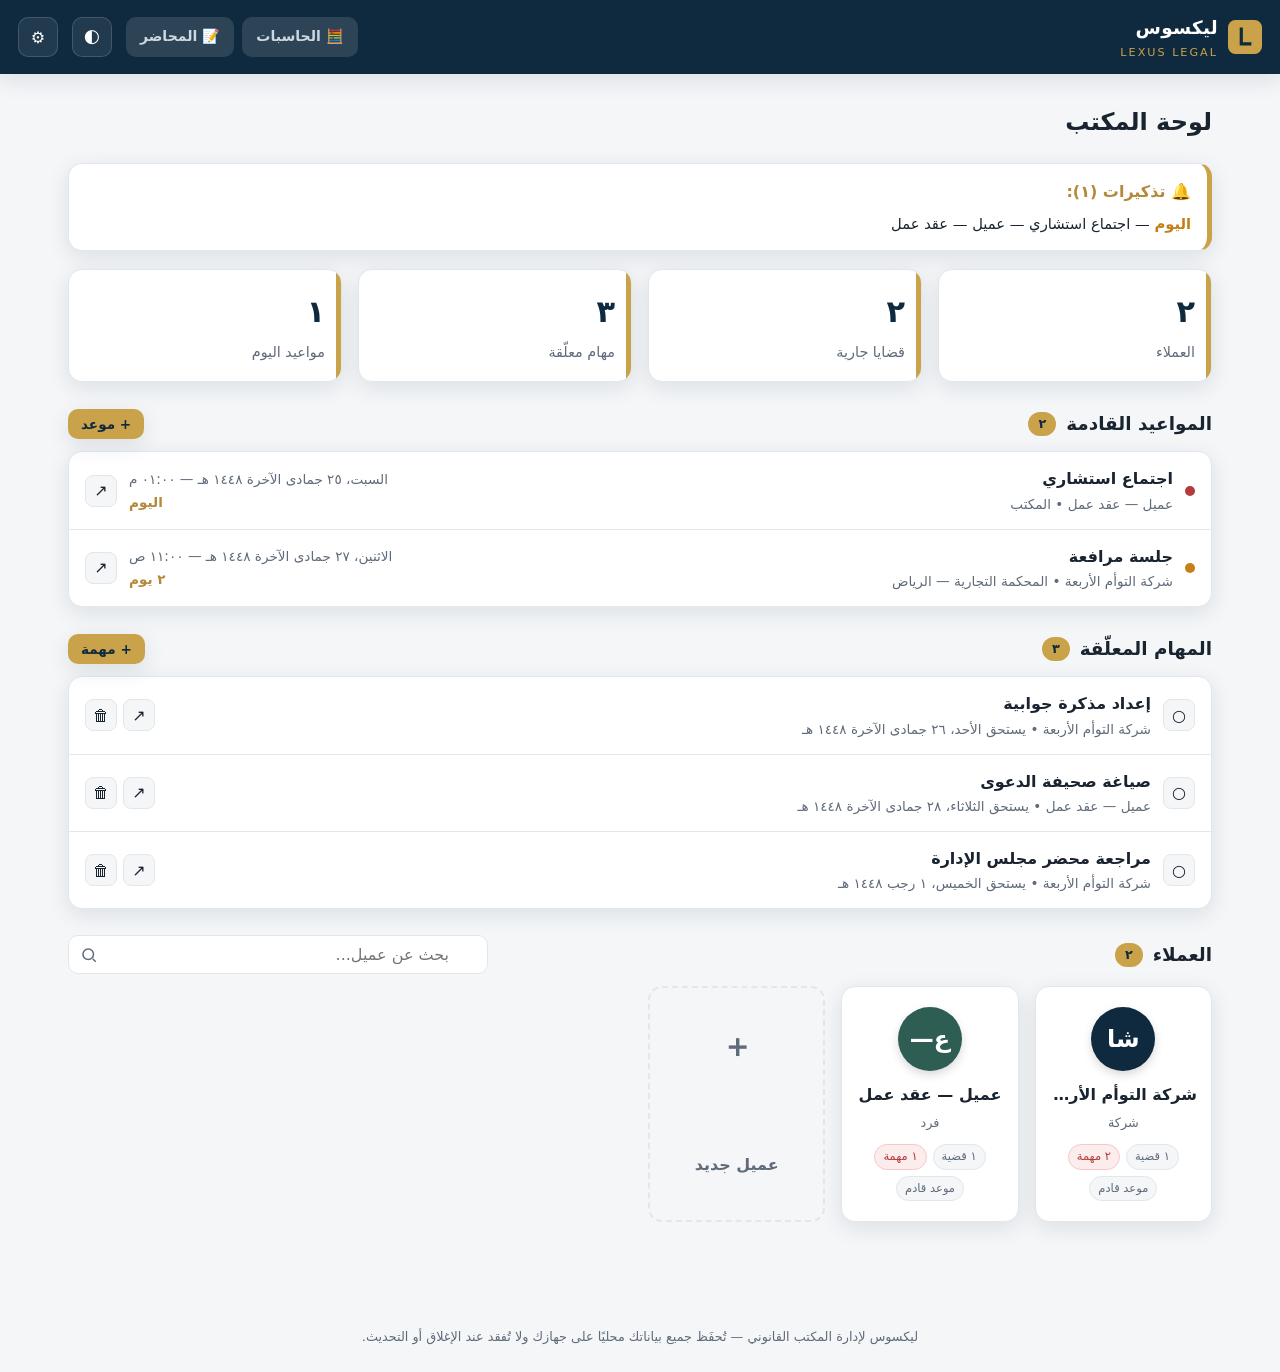
<file: lexus.html>
<!DOCTYPE html>
<html lang="ar" dir="rtl">
<head>
<meta charset="UTF-8">
<meta name="viewport" content="width=device-width, initial-scale=1.0">
<meta name="color-scheme" content="light dark">
<meta name="description" content="ليكسوس — نظام إدارة المكتب القانوني: العملاء، المواعيد، القضايا، المهام، والمستندات">
<meta name="theme-color" content="#0f2a3f">
<meta name="referrer" content="no-referrer">
<title>ليكسوس — إدارة المكتب القانوني</title>
<link rel="icon" type="image/svg+xml" href="data:image/svg+xml,%3Csvg xmlns='http://www.w3.org/2000/svg' viewBox='0 0 64 64'%3E%3Crect width='64' height='64' rx='14' fill='%230f2a3f'/%3E%3Cpath d='M32 12l3 3-9 9 9 9-3 3-12-12z' fill='%23c9a24a'/%3E%3Ctext x='34' y='42' font-family='serif' font-size='26' font-weight='700' fill='%23c9a24a'%3EL%3C/text%3E%3C/svg%3E">
<style>
:root{
  --navy:#0f2a3f; --navy-2:#16384f; --gold:#c9a24a; --gold-2:#b3893a;
  --bg:#f4f6f8; --card:#ffffff; --line:#e2e7ec; --ink:#1a2430; --muted:#5f6b7a;
  --ok:#2e7d5b; --warn:#c47f17; --danger:#b23b3b; --shadow:0 6px 22px rgba(15,42,63,.10);
  --r:14px;
}
:root[data-theme="dark"]{
  --navy:#0c2334; --navy-2:#123047; --gold:#d3ae57; --gold-2:#c9a24a;
  --bg:#0b1620; --card:#132534; --line:#22394c; --ink:#e8eef4; --muted:#9db0c2;
  --shadow:0 6px 22px rgba(0,0,0,.35);
}
@media (prefers-color-scheme:dark){
  :root:not([data-theme="light"]){
    --navy:#0c2334; --navy-2:#123047; --gold:#d3ae57; --gold-2:#c9a24a;
    --bg:#0b1620; --card:#132534; --line:#22394c; --ink:#e8eef4; --muted:#9db0c2;
    --shadow:0 6px 22px rgba(0,0,0,.35);
  }
}
*{box-sizing:border-box}
html,body{margin:0;padding:0}
body{
  font-family:"Segoe UI","Tahoma",system-ui,-apple-system,sans-serif;
  background:var(--bg); color:var(--ink); line-height:1.7; -webkit-text-size-adjust:100%;
}
button,input,select,textarea{font-family:inherit;font-size:1rem}
a{color:var(--gold-2);text-decoration:none}
.hidden{display:none!important}

/* ===== Top bar ===== */
header.topbar{
  position:sticky;top:0;z-index:50;background:var(--navy);color:#fff;
  display:flex;align-items:center;gap:14px;padding:12px 18px;box-shadow:var(--shadow);
}
.brand{display:flex;align-items:center;gap:10px;font-weight:800;font-size:1.15rem;letter-spacing:.3px}
.brand .logo{width:34px;height:34px;flex:0 0 auto}
.brand small{display:block;font-weight:500;font-size:.7rem;color:var(--gold);letter-spacing:2px}
.topbar .spacer{flex:1}
.topbar .icon-btn{
  background:rgba(255,255,255,.08);border:1px solid rgba(255,255,255,.15);color:#fff;
  width:40px;height:40px;border-radius:10px;cursor:pointer;display:grid;place-items:center;
  transition:.15s;
}
.topbar .icon-btn:hover{background:rgba(255,255,255,.18)}
.ext-links{display:flex;gap:8px;flex-wrap:wrap}
.ext-links a{
  background:var(--gold);color:var(--navy);font-weight:700;padding:8px 14px;border-radius:10px;
  font-size:.88rem;white-space:nowrap;transition:.15s;
}
.ext-links a:hover{background:var(--gold-2)}
.ext-links a.disabled{background:rgba(255,255,255,.12);color:#cfd8e0;cursor:pointer}

/* ===== Layout ===== */
.wrap{max-width:1180px;margin:0 auto;padding:22px 18px 80px}
.page-title{display:flex;align-items:center;gap:12px;margin:6px 0 20px}
.page-title h1{font-size:1.5rem;margin:0}
.page-title .back{
  background:var(--card);border:1px solid var(--line);border-radius:10px;padding:8px 12px;
  cursor:pointer;color:var(--ink);font-weight:600;box-shadow:var(--shadow)
}

/* ===== Cards / grids ===== */
.grid{display:grid;gap:16px}
.stats{grid-template-columns:repeat(auto-fit,minmax(150px,1fr))}
.stat{
  background:var(--card);border:1px solid var(--line);border-radius:var(--r);padding:16px;
  box-shadow:var(--shadow);position:relative;overflow:hidden
}
.stat b{font-size:1.9rem;display:block;color:var(--navy)}
:root[data-theme="dark"] .stat b{color:var(--gold)}
.stat span{color:var(--muted);font-size:.9rem}
.stat::after{content:"";position:absolute;inset-inline-start:0;top:0;bottom:0;width:5px;background:var(--gold)}

.section{margin-top:26px}
.section-head{display:flex;align-items:center;gap:10px;margin-bottom:12px}
.section-head h2{font-size:1.15rem;margin:0}
.section-head .count{background:var(--gold);color:var(--navy);border-radius:20px;padding:1px 10px;font-size:.8rem;font-weight:700}
.section-head .spacer{flex:1}

.card{background:var(--card);border:1px solid var(--line);border-radius:var(--r);box-shadow:var(--shadow)}

/* client icons */
.clients-grid{grid-template-columns:repeat(auto-fill,minmax(160px,1fr))}
.client-tile{
  background:var(--card);border:1px solid var(--line);border-radius:var(--r);padding:20px 14px;
  text-align:center;cursor:pointer;box-shadow:var(--shadow);transition:.16s;position:relative
}
.client-tile:hover{transform:translateY(-3px);border-color:var(--gold)}
.avatar{
  width:64px;height:64px;border-radius:50%;margin:0 auto 10px;display:grid;place-items:center;
  font-size:1.5rem;font-weight:800;color:#fff;box-shadow:0 4px 10px rgba(0,0,0,.15)
}
.client-tile .name{font-weight:700;font-size:1rem;overflow:hidden;text-overflow:ellipsis;white-space:nowrap}
.client-tile .meta{color:var(--muted);font-size:.8rem;margin-top:4px}
.client-tile .badges{display:flex;gap:6px;justify-content:center;margin-top:10px;flex-wrap:wrap}
.badge{font-size:.72rem;padding:2px 8px;border-radius:20px;background:var(--bg);border:1px solid var(--line);color:var(--muted)}
.badge.due{background:#fdecec;color:var(--danger);border-color:#f3c9c9}
:root[data-theme="dark"] .badge.due{background:#3a2020;border-color:#5a2f2f;color:#f2a5a5}

.add-tile{
  border:2px dashed var(--line);background:transparent;display:grid;place-items:center;
  min-height:150px;cursor:pointer;color:var(--muted);border-radius:var(--r);font-weight:700;gap:6px;transition:.16s
}
.add-tile:hover{border-color:var(--gold);color:var(--gold-2)}
.add-tile .plus{font-size:2rem;line-height:1}

/* list rows */
.row{
  display:flex;align-items:center;gap:12px;padding:13px 16px;border-bottom:1px solid var(--line)
}
.row:last-child{border-bottom:none}
.row .dot{width:10px;height:10px;border-radius:50%;flex:0 0 auto;background:var(--muted)}
.row .dot.ok{background:var(--ok)} .row .dot.warn{background:var(--warn)} .row .dot.danger{background:var(--danger)}
.row .main{flex:1;min-width:0}
.row .main .t{font-weight:600;overflow:hidden;text-overflow:ellipsis}
.row .main .s{color:var(--muted);font-size:.85rem}
.row .when{color:var(--muted);font-size:.85rem;white-space:nowrap;text-align:end}
.row .actions{display:flex;gap:6px}
.row.done .main .t{text-decoration:line-through;color:var(--muted)}
.mini-btn{
  border:1px solid var(--line);background:var(--bg);color:var(--ink);border-radius:8px;
  width:32px;height:32px;cursor:pointer;display:grid;place-items:center;transition:.15s
}
.mini-btn:hover{border-color:var(--gold);color:var(--gold-2)}
.mini-btn.danger:hover{border-color:var(--danger);color:var(--danger)}

.empty{padding:34px 16px;text-align:center;color:var(--muted)}
.empty svg{opacity:.5;margin-bottom:8px}

/* tabs */
.tabs{display:flex;gap:6px;flex-wrap:wrap;margin:18px 0}
.tab{
  padding:9px 16px;border-radius:10px;border:1px solid var(--line);background:var(--card);
  cursor:pointer;font-weight:600;color:var(--muted);box-shadow:var(--shadow)
}
.tab.active{background:var(--navy);color:#fff;border-color:var(--navy)}
.tab .n{background:var(--gold);color:var(--navy);border-radius:20px;padding:0 7px;font-size:.75rem;margin-inline-start:6px}

/* buttons */
.btn{
  background:var(--navy);color:#fff;border:none;border-radius:10px;padding:10px 18px;
  cursor:pointer;font-weight:700;transition:.15s;box-shadow:var(--shadow)
}
.btn:hover{background:var(--navy-2)}
.btn.gold{background:var(--gold);color:var(--navy)} .btn.gold:hover{background:var(--gold-2)}
.btn.ghost{background:var(--card);color:var(--ink);border:1px solid var(--line)}
.btn.ghost:hover{border-color:var(--gold)}
.btn.sm{padding:7px 13px;font-size:.85rem}

/* modal */
.overlay{position:fixed;inset:0;background:rgba(8,18,28,.55);backdrop-filter:blur(3px);z-index:100;display:grid;place-items:center;padding:16px}
.modal{
  background:var(--card);border-radius:16px;box-shadow:0 20px 60px rgba(0,0,0,.4);
  width:100%;max-width:520px;max-height:90vh;overflow:auto;border:1px solid var(--line)
}
.modal header{background:var(--navy);color:#fff;padding:16px 20px;font-weight:800;font-size:1.1rem;position:sticky;top:0;display:flex;align-items:center}
.modal header .x{margin-inline-start:auto;background:rgba(255,255,255,.12);border:none;color:#fff;width:32px;height:32px;border-radius:8px;cursor:pointer;font-size:1.1rem}
.modal .body{padding:20px}
.field{margin-bottom:14px}
.field label{display:block;font-weight:600;margin-bottom:6px;font-size:.9rem}
.field input,.field select,.field textarea{
  width:100%;padding:10px 12px;border:1px solid var(--line);border-radius:10px;background:var(--bg);color:var(--ink)
}
.field textarea{min-height:80px;resize:vertical}
.field .hint{color:var(--muted);font-size:.8rem;margin-top:4px}
.two{display:grid;grid-template-columns:1fr 1fr;gap:12px}
.modal .foot{display:flex;gap:10px;justify-content:flex-start;padding:0 20px 20px}

/* toast */
#toast{position:fixed;bottom:22px;left:50%;transform:translateX(-50%);z-index:200;display:flex;flex-direction:column;gap:8px;align-items:center}
.toast{background:var(--navy);color:#fff;padding:11px 20px;border-radius:12px;box-shadow:var(--shadow);font-weight:600;animation:pop .25s}
.toast.ok{background:var(--ok)} .toast.err{background:var(--danger)}
@keyframes pop{from{opacity:0;transform:translateY(10px)}to{opacity:1;transform:none}}

/* docs */
.doc{display:flex;align-items:center;gap:12px;padding:12px 16px;border-bottom:1px solid var(--line)}
.doc:last-child{border-bottom:none}
.doc .ic{width:42px;height:42px;border-radius:10px;background:var(--bg);display:grid;place-items:center;flex:0 0 auto;color:var(--gold-2)}
.doc .main{flex:1;min-width:0}
.doc .main .t{font-weight:600;overflow:hidden;text-overflow:ellipsis;white-space:nowrap}
.doc .main .s{color:var(--muted);font-size:.82rem}

.searchbar{position:relative;flex:1;max-width:420px}
.searchbar input{width:100%;padding:9px 38px 9px 14px;border:1px solid var(--line);border-radius:10px;background:var(--card);color:var(--ink)}
.searchbar svg{position:absolute;inset-inline-end:12px;top:50%;transform:translateY(-50%);color:var(--muted)}

.pill{display:inline-block;font-size:.75rem;font-weight:700;padding:2px 10px;border-radius:20px}
.pill.open{background:#e7f4ee;color:var(--ok)} .pill.closed{background:#eceff2;color:var(--muted)}
.pill.hold{background:#fdf3e3;color:var(--warn)}
:root[data-theme="dark"] .pill.open{background:#183328;color:#8fd3b0}
:root[data-theme="dark"] .pill.closed{background:#22303c;color:#9db0c2}
:root[data-theme="dark"] .pill.hold{background:#3a2f18;color:#e6c07a}

@media(max-width:640px){
  .two{grid-template-columns:1fr}
  .brand small{display:none}
  .ext-links a{padding:7px 10px;font-size:.8rem}
  .wrap{padding:16px 12px 80px}
}
footer.foot-note{text-align:center;color:var(--muted);font-size:.8rem;padding:24px}
</style>
</head>
<body>

<header class="topbar">
  <div class="brand">
    <svg class="logo" viewBox="0 0 64 64"><rect width="64" height="64" rx="14" fill="#c9a24a"/><path d="M22 14h6v28h16v6H22z" fill="#0f2a3f"/></svg>
    <div>ليكسوس<small>LEXUS LEGAL</small></div>
  </div>
  <div class="spacer"></div>
  <nav class="ext-links" id="extLinks"></nav>
  <button class="icon-btn" id="themeBtn" title="الوضع الليلي">🌓</button>
  <button class="icon-btn" id="settingsBtn" title="الإعدادات والنسخ الاحتياطي">⚙</button>
</header>

<main class="wrap" id="app"></main>

<footer class="foot-note">
  ليكسوس لإدارة المكتب القانوني — تُحفَظ جميع بياناتك محليًا على جهازك ولا تُفقد عند الإغلاق أو التحديث.
</footer>

<div id="modalRoot"></div>
<div id="toast"></div>

<script>
"use strict";
/* =========================================================================
   ليكسوس — نظام إدارة مكتب قانوني (ملف واحد، يعمل دون اتصال)
   التخزين: IndexedDB (بيانات + مستندات). نسخ احتياطي/استيراد بصيغة JSON.
   ========================================================================= */

/* ---------- IndexedDB layer ---------- */
const DB_NAME="lexus_db", DB_VER=1;
let _db=null;
function openDB(){
  return new Promise((res,rej)=>{
    const rq=indexedDB.open(DB_NAME,DB_VER);
    rq.onupgradeneeded=e=>{
      const db=e.target.result;
      if(!db.objectStoreNames.contains("kv")) db.createObjectStore("kv");
      if(!db.objectStoreNames.contains("files")) db.createObjectStore("files");
    };
    rq.onsuccess=e=>{_db=e.target.result;res(_db)};
    rq.onerror=e=>rej(e.target.error);
  });
}
function idbGet(store,key){
  return new Promise((res,rej)=>{
    const tx=_db.transaction(store,"readonly").objectStore(store).get(key);
    tx.onsuccess=()=>res(tx.result); tx.onerror=()=>rej(tx.error);
  });
}
function idbSet(store,key,val){
  return new Promise((res,rej)=>{
    const tx=_db.transaction(store,"readwrite").objectStore(store).put(val,key);
    tx.onsuccess=()=>res(true); tx.onerror=()=>rej(tx.error);
  });
}
function idbDel(store,key){
  return new Promise((res,rej)=>{
    const tx=_db.transaction(store,"readwrite").objectStore(store).delete(key);
    tx.onsuccess=()=>res(true); tx.onerror=()=>rej(tx.error);
  });
}
function idbAllKeys(store){
  return new Promise((res,rej)=>{
    const tx=_db.transaction(store,"readonly").objectStore(store).getAllKeys();
    tx.onsuccess=()=>res(tx.result); tx.onerror=()=>rej(tx.error);
  });
}

/* ---------- Crypto layer (AES-GCM + PBKDF2) ---------- */
let KEY=null;            // in-memory CryptoKey after unlock (null = no lock)
const b64={
  enc:buf=>btoa(String.fromCharCode(...new Uint8Array(buf))),
  dec:s=>{const bin=atob(s);const a=new Uint8Array(bin.length);for(let i=0;i<bin.length;i++)a[i]=bin.charCodeAt(i);return a;}
};
async function deriveKey(pass,saltB64){
  const salt=b64.dec(saltB64);
  const base=await crypto.subtle.importKey("raw",new TextEncoder().encode(pass),"PBKDF2",false,["deriveKey"]);
  return crypto.subtle.deriveKey({name:"PBKDF2",salt,iterations:150000,hash:"SHA-256"},base,{name:"AES-GCM",length:256},false,["encrypt","decrypt"]);
}
async function encObj(key,obj){
  const iv=crypto.getRandomValues(new Uint8Array(12));
  const data=new TextEncoder().encode(JSON.stringify(obj));
  const ct=await crypto.subtle.encrypt({name:"AES-GCM",iv},key,data);
  return {enc:true,iv:b64.enc(iv),ct:b64.enc(ct)};
}
async function decObj(key,w){
  const pt=await crypto.subtle.decrypt({name:"AES-GCM",iv:b64.dec(w.iv)},key,b64.dec(w.ct));
  return JSON.parse(new TextDecoder().decode(pt));
}
async function encBlob(key,blob){
  const iv=crypto.getRandomValues(new Uint8Array(12));
  const buf=await blob.arrayBuffer();
  const ct=await crypto.subtle.encrypt({name:"AES-GCM",iv},key,buf);
  return {enc:true,iv:b64.enc(iv),ct:b64.enc(ct),type:blob.type};
}
async function decBlob(key,w){
  const pt=await crypto.subtle.decrypt({name:"AES-GCM",iv:b64.dec(w.iv)},key,b64.dec(w.ct));
  return new Blob([pt],{type:w.type||""});
}
/* store/read a file transparently (encrypted when locked) */
async function putFile(fileId,blob){ await idbSet("files",fileId, KEY?await encBlob(KEY,blob):blob); }
async function getFile(fileId){
  const v=await idbGet("files",fileId); if(!v) return null;
  if(v&&v.enc){ if(!KEY) throw new Error("locked"); return decBlob(KEY,v); }
  return v; // plain Blob
}

/* ---------- State ---------- */
const uid=()=>Date.now().toString(36)+Math.random().toString(36).slice(2,8);
let STATE={
  clients:[],           // {id,name,phone,email,type,color,notes,cases[],appointments[],tasks[],docs[]}
  settings:{ calcUrl:"", minutesUrl:"", office:"مكتب ليكسوس القانوني" }
};
let saveTimer=null;
function save(){ // debounced
  clearTimeout(saveTimer);
  saveTimer=setTimeout(async()=>{
    try{ await idbSet("kv","state", KEY?await encObj(KEY,STATE):STATE); }
    catch(e){ toast("تعذّر الحفظ: "+e.message,"err"); }
  },250);
}
async function load(){
  let s=await idbGet("kv","state");
  if(s && s.enc){ s=await decObj(KEY,s); }        // decrypt when locked
  if(s && s.clients){ STATE=s; STATE.settings=Object.assign({calcUrl:"",minutesUrl:"",office:"مكتب ليكسوس القانوني"},s.settings||{}); }
}

/* ---------- helpers ---------- */
const $=(s,r=document)=>r.querySelector(s);
const esc=t=>String(t==null?"":t).replace(/[&<>"']/g,c=>({"&":"&amp;","<":"&lt;",">":"&gt;",'"':"&quot;","'":"&#39;"}[c]));
const AR={0:"٠",1:"١",2:"٢",3:"٣",4:"٤",5:"٥",6:"٦",7:"٧",8:"٨",9:"٩"};
const arNum=s=>String(s).replace(/[0-9]/g,d=>AR[d]);
function initials(name){const p=String(name||"?").trim().split(/\s+/);return ((p[0]||"")[0]||"?")+((p[1]||"")[0]||"");}
const PALETTE=["#0f2a3f","#7a4b2b","#2e5d54","#5a3d6b","#8a2d3b","#255e88","#846017","#3a4a2e"];
function colorFor(id){let h=0;for(const c of String(id))h=(h*31+c.charCodeAt(0))>>>0;return PALETTE[h%PALETTE.length];}

function toast(msg,kind=""){
  const el=document.createElement("div");el.className="toast "+kind;el.textContent=msg;
  $("#toast").appendChild(el);
  setTimeout(()=>{el.style.opacity="0";el.style.transition=".3s";setTimeout(()=>el.remove(),300);},2600);
}
function fmtDate(d){
  if(!d) return "—";
  const dt=new Date(d); if(isNaN(dt)) return esc(d);
  const days=["الأحد","الاثنين","الثلاثاء","الأربعاء","الخميس","الجمعة","السبت"];
  const s=dt.toLocaleDateString("ar-SA-u-nu-arab",{year:"numeric",month:"long",day:"numeric"});
  let time=""; if(String(d).includes("T")||String(d).includes(":")){ time=" — "+dt.toLocaleTimeString("ar-SA-u-nu-arab",{hour:"2-digit",minute:"2-digit"}); }
  return days[dt.getDay()]+"، "+s+time;
}
function daysUntil(d){ if(!d) return null; const dt=new Date(d),n=new Date(); dt.setHours(0,0,0,0);n.setHours(0,0,0,0); return Math.round((dt-n)/864e5); }
function humanSize(b){ if(b<1024)return arNum(b)+" ب"; if(b<1048576)return arNum((b/1024).toFixed(1))+" ك.ب"; return arNum((b/1048576).toFixed(1))+" م.ب"; }

/* aggregate all appointments/tasks with client info */
function allAppointments(){
  const out=[];
  STATE.clients.forEach(c=>(c.appointments||[]).forEach(a=>out.push({...a,clientId:c.id,clientName:c.name})));
  return out.sort((a,b)=>new Date(a.date)-new Date(b.date));
}
function allTasks(){
  const out=[];
  STATE.clients.forEach(c=>(c.tasks||[]).forEach(t=>out.push({...t,clientId:c.id,clientName:c.name})));
  return out.sort((a,b)=>(a.done-b.done)||(new Date(a.due||8e15)-new Date(b.due||8e15)));
}
const findClient=id=>STATE.clients.find(c=>c.id===id);

/* ---------- Routing ---------- */
let ROUTE={view:"home",clientId:null,tab:"appointments"};
function go(view,clientId=null,tab="appointments"){ROUTE={view,clientId,tab};render();window.scrollTo(0,0);}

/* =====================================================================
   RENDER
   ===================================================================== */
function render(){
  renderExtLinks();
  if(ROUTE.view==="home") renderHome();
  else if(ROUTE.view==="client") renderClient();
}

function renderExtLinks(){
  const s=STATE.settings;
  const link=(url,label,icon)=>url
    ? `<a href="${esc(url)}" target="_blank" rel="noopener">${icon} ${label}</a>`
    : `<a class="disabled" data-open-settings="1" title="أضف الرابط من الإعدادات">${icon} ${label}</a>`;
  $("#extLinks").innerHTML = link(s.calcUrl,"الحاسبات","🧮")+link(s.minutesUrl,"المحاضر","📝");
  $("#extLinks").querySelectorAll("[data-open-settings]").forEach(a=>a.onclick=openSettings);
}

/* ---------- HOME ---------- */
function renderHome(){
  const appts=allAppointments();
  const tasks=allTasks();
  const now=new Date();
  const upcoming=appts.filter(a=>{const d=daysUntil(a.date);return d!==null&&d>=0;}).slice(0,6);
  const openTasks=tasks.filter(t=>!t.done);
  const openCases=STATE.clients.reduce((n,c)=>n+(c.cases||[]).filter(x=>x.status!=="closed").length,0);
  const todayAppts=appts.filter(a=>daysUntil(a.date)===0);

  const rem=reminderItems();
  const remBanner = rem.length?`<div class="card" style="border-inline-start:5px solid var(--gold);padding:14px 16px;margin-bottom:18px">
    <b style="color:var(--gold-2)">🔔 تذكيرات (${arNum(rem.length)}):</b>
    <div style="margin-top:6px;display:flex;flex-direction:column;gap:4px">
    ${rem.slice(0,6).map(i=>`<div style="font-size:.92rem"><span style="color:${i.kind==="over"?"var(--danger)":"var(--warn)"};font-weight:700">${i.when}</span> — ${esc(i.text)}</div>`).join("")}
    </div></div>`:"";

  $("#app").innerHTML=`
    <div class="page-title"><h1>لوحة المكتب</h1><span style="flex:1"></span></div>
    ${remBanner}
    <div class="grid stats">
      <div class="stat"><b>${arNum(STATE.clients.length)}</b><span>العملاء</span></div>
      <div class="stat"><b>${arNum(openCases)}</b><span>قضايا جارية</span></div>
      <div class="stat"><b>${arNum(openTasks.length)}</b><span>مهام معلّقة</span></div>
      <div class="stat"><b>${arNum(todayAppts.length)}</b><span>مواعيد اليوم</span></div>
    </div>

    <div class="section">
      <div class="section-head"><h2>المواعيد القادمة</h2><span class="count">${arNum(upcoming.length)}</span>
        <span class="spacer"></span><button class="btn sm gold" id="quickAppt">+ موعد</button></div>
      <div class="card" id="apptList"></div>
    </div>

    <div class="section">
      <div class="section-head"><h2>المهام المعلّقة</h2><span class="count">${arNum(openTasks.length)}</span>
        <span class="spacer"></span><button class="btn sm gold" id="quickTask">+ مهمة</button></div>
      <div class="card" id="taskList"></div>
    </div>

    <div class="section">
      <div class="section-head"><h2>العملاء</h2><span class="count">${arNum(STATE.clients.length)}</span>
        <span class="spacer"></span>
        <div class="searchbar"><input id="clientSearch" placeholder="بحث عن عميل..."><svg width="18" height="18" fill="none" stroke="currentColor" stroke-width="2" viewBox="0 0 24 24"><circle cx="11" cy="11" r="7"/><path d="m21 21-4-4"/></svg></div>
      </div>
      <div class="grid clients-grid" id="clientsGrid"></div>
    </div>
  `;

  // appointments
  $("#apptList").innerHTML = upcoming.length
    ? upcoming.map(a=>{
        const d=daysUntil(a.date);
        const cls=d===0?"danger":d<=2?"warn":"ok";
        const lbl=d===0?"اليوم":d===1?"غدًا":arNum(d)+" يوم";
        return `<div class="row"><span class="dot ${cls}"></span>
          <div class="main"><div class="t">${esc(a.title)}</div>
          <div class="s">${esc(a.clientName)}${a.location?" • "+esc(a.location):""}</div></div>
          <div class="when">${fmtDate(a.date)}<br><b style="color:var(--gold-2)">${lbl}</b></div>
          <div class="actions"><button class="mini-btn" data-goclient="${a.clientId}" title="ملف العميل">↗</button></div></div>`;
      }).join("")
    : emptyBox("لا مواعيد قادمة");

  // tasks
  $("#taskList").innerHTML = openTasks.length
    ? openTasks.slice(0,8).map(t=>taskRow(t,t.clientId)).join("")
    : emptyBox("لا مهام معلّقة — أحسنت!");

  // clients grid
  drawClients("");

  // events
  $("#quickAppt").onclick=()=>chooseClientThen(cid=>apptModal(cid));
  $("#quickTask").onclick=()=>chooseClientThen(cid=>taskModal(cid));
  $("#clientSearch").oninput=e=>drawClients(e.target.value.trim());
  bindRowEvents();
}

function drawClients(q){
  const list=STATE.clients
    .filter(c=>!q||c.name.includes(q)||(c.phone||"").includes(q))
    .sort((a,b)=>a.name.localeCompare(b.name,"ar"));
  const grid=$("#clientsGrid");
  grid.innerHTML = list.map(c=>{
    const openCases=(c.cases||[]).filter(x=>x.status!=="closed").length;
    const dueTasks=(c.tasks||[]).filter(t=>!t.done).length;
    const nextAppt=(c.appointments||[]).map(a=>a.date).filter(Boolean).sort()[0];
    return `<div class="client-tile" data-client="${c.id}">
      <div class="avatar" style="background:${c.color||colorFor(c.id)}">${esc(initials(c.name))}</div>
      <div class="name">${esc(c.name)}</div>
      <div class="meta">${esc(c.type||"عميل")}${c.phone?" • "+arNum(esc(c.phone)):""}</div>
      <div class="badges">
        ${openCases?`<span class="badge">${arNum(openCases)} قضية</span>`:""}
        ${dueTasks?`<span class="badge due">${arNum(dueTasks)} مهمة</span>`:""}
        ${nextAppt?`<span class="badge">موعد ${daysUntil(nextAppt)>=0?"قادم":"سابق"}</span>`:""}
      </div>
    </div>`;
  }).join("") + `<div class="add-tile" id="addClient"><span class="plus">＋</span>عميل جديد</div>`;

  grid.querySelectorAll("[data-client]").forEach(el=>el.onclick=()=>go("client",el.dataset.client));
  const add=$("#addClient"); if(add) add.onclick=()=>clientModal();
}

function emptyBox(msg){
  return `<div class="empty"><svg width="40" height="40" fill="none" stroke="currentColor" stroke-width="1.5" viewBox="0 0 24 24"><rect x="3" y="4" width="18" height="16" rx="2"/><path d="M3 9h18M8 4v5"/></svg><div>${esc(msg)}</div></div>`;
}
function taskRow(t,cid){
  const overdue=t.due&&!t.done&&daysUntil(t.due)<0;
  return `<div class="row ${t.done?"done":""}">
    <button class="mini-btn" data-toggletask="${t.id}" data-cid="${cid}" title="تبديل الإنجاز">${t.done?"✓":"○"}</button>
    <div class="main"><div class="t">${esc(t.title)}</div>
      <div class="s">${esc(t.clientName||findClient(cid)?.name||"")}${t.due?" • يستحق "+fmtDate(t.due):""}${overdue?' <b style="color:var(--danger)">متأخرة</b>':""}</div></div>
    <div class="actions">
      <button class="mini-btn" data-goclient="${cid}" title="ملف العميل">↗</button>
      <button class="mini-btn danger" data-deltask="${t.id}" data-cid="${cid}" title="حذف">🗑</button>
    </div></div>`;
}
function bindRowEvents(){
  document.querySelectorAll("[data-goclient]").forEach(b=>b.onclick=()=>go("client",b.dataset.goclient));
  document.querySelectorAll("[data-toggletask]").forEach(b=>b.onclick=()=>{
    const c=findClient(b.dataset.cid),t=(c.tasks||[]).find(x=>x.id===b.dataset.toggletask);
    if(t){t.done=!t.done;save();render();}
  });
  document.querySelectorAll("[data-deltask]").forEach(b=>b.onclick=()=>{
    if(!confirm("حذف هذه المهمة؟"))return;
    const c=findClient(b.dataset.cid);c.tasks=(c.tasks||[]).filter(x=>x.id!==b.dataset.deltask);save();render();toast("حُذفت المهمة");
  });
}

/* ---------- CLIENT PAGE ---------- */
function renderClient(){
  const c=findClient(ROUTE.clientId);
  if(!c){go("home");return;}
  const tab=ROUTE.tab;
  const nCases=(c.cases||[]).length, nAppts=(c.appointments||[]).length, nTasks=(c.tasks||[]).filter(t=>!t.done).length, nDocs=(c.docs||[]).length;

  $("#app").innerHTML=`
    <div class="page-title">
      <button class="back" id="backBtn">→ رجوع</button>
      <div class="avatar" style="width:52px;height:52px;font-size:1.2rem;margin:0;background:${c.color||colorFor(c.id)}">${esc(initials(c.name))}</div>
      <div><h1 style="margin:0">${esc(c.name)}</h1>
        <div style="color:var(--muted);font-size:.9rem">${esc(c.type||"عميل")}${c.phone?" • "+arNum(esc(c.phone)):""}${c.email?" • "+esc(c.email):""}</div></div>
      <span style="flex:1"></span>
      <button class="btn sm ghost" id="editClient">تعديل</button>
      <button class="btn sm ghost" id="delClient" style="color:var(--danger)">حذف</button>
    </div>
    ${c.notes?`<div class="card" style="padding:14px 16px;margin-bottom:6px"><b style="color:var(--gold-2)">ملاحظات:</b> ${esc(c.notes)}</div>`:""}

    <div class="tabs">
      <div class="tab ${tab==="appointments"?"active":""}" data-tab="appointments">المواعيد<span class="n">${arNum(nAppts)}</span></div>
      <div class="tab ${tab==="cases"?"active":""}" data-tab="cases">القضايا<span class="n">${arNum(nCases)}</span></div>
      <div class="tab ${tab==="tasks"?"active":""}" data-tab="tasks">المهام<span class="n">${arNum(nTasks)}</span></div>
      <div class="tab ${tab==="docs"?"active":""}" data-tab="docs">المستندات<span class="n">${arNum(nDocs)}</span></div>
    </div>
    <div id="tabBody"></div>
  `;

  $("#backBtn").onclick=()=>go("home");
  $("#editClient").onclick=()=>clientModal(c);
  $("#delClient").onclick=()=>{
    if(!confirm("حذف العميل «"+c.name+"» وكل بياناته ومستنداته؟"))return;
    (c.docs||[]).forEach(d=>idbDel("files",d.fileId));
    STATE.clients=STATE.clients.filter(x=>x.id!==c.id);save();toast("حُذف العميل");go("home");
  };
  document.querySelectorAll("[data-tab]").forEach(t=>t.onclick=()=>{ROUTE.tab=t.dataset.tab;renderClient();});
  drawTab(c,tab);
}

function drawTab(c,tab){
  const body=$("#tabBody");
  if(tab==="appointments"){
    const appts=(c.appointments||[]).slice().sort((a,b)=>new Date(a.date)-new Date(b.date));
    body.innerHTML=`<div class="section-head"><span class="spacer"></span><button class="btn sm gold" id="addA">+ موعد</button></div>
      <div class="card">${appts.length?appts.map(a=>{
        const d=daysUntil(a.date);const past=d!==null&&d<0;
        return `<div class="row"><span class="dot ${past?"":d===0?"danger":d<=2?"warn":"ok"}"></span>
          <div class="main"><div class="t">${esc(a.title)}</div><div class="s">${a.location?esc(a.location):"—"}${a.notes?" • "+esc(a.notes):""}</div></div>
          <div class="when">${fmtDate(a.date)}</div>
          <div class="actions"><button class="mini-btn" data-ea="${a.id}">✎</button><button class="mini-btn danger" data-da="${a.id}">🗑</button></div></div>`;
      }).join(""):emptyBox("لا مواعيد لهذا العميل")}</div>`;
    $("#addA").onclick=()=>apptModal(c.id);
    body.querySelectorAll("[data-ea]").forEach(b=>b.onclick=()=>apptModal(c.id,(c.appointments||[]).find(x=>x.id===b.dataset.ea)));
    body.querySelectorAll("[data-da]").forEach(b=>b.onclick=()=>{if(confirm("حذف الموعد؟")){c.appointments=c.appointments.filter(x=>x.id!==b.dataset.da);save();renderClient();}});
  }
  else if(tab==="cases"){
    const cases=c.cases||[];
    body.innerHTML=`<div class="section-head"><span class="spacer"></span><button class="btn sm gold" id="addC">+ قضية</button></div>
      <div class="card">${cases.length?cases.map(x=>{
        const pill=x.status==="closed"?"closed":x.status==="hold"?"hold":"open";
        const lbl=x.status==="closed"?"منتهية":x.status==="hold"?"معلّقة":"جارية";
        return `<div class="row"><span class="dot"></span>
          <div class="main"><div class="t">${esc(x.title)} <span class="pill ${pill}">${lbl}</span></div>
          <div class="s">${x.number?"رقم: "+arNum(esc(x.number)):""}${x.court?" • "+esc(x.court):""}${x.type?" • "+esc(x.type):""}${x.notes?"<br>"+esc(x.notes):""}</div></div>
          <div class="actions"><button class="mini-btn" data-ec="${x.id}">✎</button><button class="mini-btn danger" data-dc="${x.id}">🗑</button></div></div>`;
      }).join(""):emptyBox("لا قضايا مسجّلة")}</div>`;
    $("#addC").onclick=()=>caseModal(c.id);
    body.querySelectorAll("[data-ec]").forEach(b=>b.onclick=()=>caseModal(c.id,(c.cases||[]).find(x=>x.id===b.dataset.ec)));
    body.querySelectorAll("[data-dc]").forEach(b=>b.onclick=()=>{if(confirm("حذف القضية؟")){c.cases=c.cases.filter(x=>x.id!==b.dataset.dc);save();renderClient();}});
  }
  else if(tab==="tasks"){
    const tasks=(c.tasks||[]).slice().sort((a,b)=>(a.done-b.done)||(new Date(a.due||8e15)-new Date(b.due||8e15)));
    body.innerHTML=`<div class="section-head"><span class="spacer"></span><button class="btn sm gold" id="addT">+ مهمة</button></div>
      <div class="card">${tasks.length?tasks.map(t=>{
        const overdue=t.due&&!t.done&&daysUntil(t.due)<0;
        return `<div class="row ${t.done?"done":""}">
          <button class="mini-btn" data-tt="${t.id}">${t.done?"✓":"○"}</button>
          <div class="main"><div class="t">${esc(t.title)}</div><div class="s">${t.due?"يستحق "+fmtDate(t.due):"بدون موعد"}${overdue?' <b style="color:var(--danger)">متأخرة</b>':""}${t.notes?" • "+esc(t.notes):""}</div></div>
          <div class="actions"><button class="mini-btn" data-et="${t.id}">✎</button><button class="mini-btn danger" data-dt="${t.id}">🗑</button></div></div>`;
      }).join(""):emptyBox("لا مهام")}</div>`;
    $("#addT").onclick=()=>taskModal(c.id);
    body.querySelectorAll("[data-tt]").forEach(b=>b.onclick=()=>{const t=c.tasks.find(x=>x.id===b.dataset.tt);t.done=!t.done;save();renderClient();});
    body.querySelectorAll("[data-et]").forEach(b=>b.onclick=()=>taskModal(c.id,(c.tasks||[]).find(x=>x.id===b.dataset.et)));
    body.querySelectorAll("[data-dt]").forEach(b=>b.onclick=()=>{if(confirm("حذف المهمة؟")){c.tasks=c.tasks.filter(x=>x.id!==b.dataset.dt);save();renderClient();}});
  }
  else if(tab==="docs"){
    const docs=c.docs||[];
    body.innerHTML=`<div class="section-head"><span style="color:var(--muted);font-size:.85rem">تُحفَظ المستندات داخل جهازك بأمان.</span><span class="spacer"></span>
      <button class="btn sm gold" id="upBtn">⬆ رفع مستند</button><input type="file" id="fileIn" multiple class="hidden"></div>
      <div class="card">${docs.length?docs.map(d=>`<div class="doc">
        <div class="ic">${d.ext==="pdf"?"📄":/(jpg|jpeg|png|gif|webp)/.test(d.ext)?"🖼":"📎"}</div>
        <div class="main"><div class="t">${esc(d.name)}</div><div class="s">${humanSize(d.size)} • ${fmtDate(d.added)}</div></div>
        <div class="actions"><button class="mini-btn" data-dl="${d.fileId}" title="تنزيل / إخراج">⬇</button>
        <button class="mini-btn danger" data-dd="${d.fileId}" title="حذف">🗑</button></div></div>`).join(""):emptyBox("لا مستندات — ارفع أول مستند")}</div>`;
    $("#upBtn").onclick=()=>$("#fileIn").click();
    $("#fileIn").onchange=e=>uploadFiles(c,e.target.files);
    body.querySelectorAll("[data-dl]").forEach(b=>b.onclick=()=>downloadDoc(c,b.dataset.dl));
    body.querySelectorAll("[data-dd]").forEach(b=>b.onclick=()=>{
      if(!confirm("حذف المستند؟"))return;
      idbDel("files",b.dataset.dd);c.docs=c.docs.filter(x=>x.fileId!==b.dataset.dd);save();renderClient();toast("حُذف المستند");
    });
  }
}

/* ---------- Documents ---------- */
async function uploadFiles(c,files){
  for(const f of files){
    if(f.size>25*1048576){toast(f.name+": يتجاوز ٢٥ م.ب","err");continue;}
    const fileId=uid();
    try{
      await putFile(fileId,f); // encrypted at rest when a passcode is set
      (c.docs=c.docs||[]).push({fileId,name:f.name,size:f.size,type:f.type,ext:(f.name.split(".").pop()||"").toLowerCase(),added:new Date().toISOString()});
    }catch(e){toast("تعذّر حفظ "+f.name,"err");}
  }
  save();renderClient();toast("تم رفع المستند(ات)","ok");
}
async function downloadDoc(c,fileId){
  let blob; try{ blob=await getFile(fileId); }catch(e){ toast("تعذّر فك تشفير الملف","err"); return; }
  const meta=(c.docs||[]).find(d=>d.fileId===fileId);
  if(!blob){toast("الملف غير موجود","err");return;}
  const url=URL.createObjectURL(blob);
  const a=document.createElement("a");a.href=url;a.download=meta?meta.name:"document";
  document.body.appendChild(a);a.click();a.remove();setTimeout(()=>URL.revokeObjectURL(url),4000);
}

/* =====================================================================
   MODALS
   ===================================================================== */
function modal(title,bodyHtml,onMount){
  const root=$("#modalRoot");
  root.innerHTML=`<div class="overlay"><div class="modal"><header>${esc(title)}<button class="x" id="mX">✕</button></header><div class="body">${bodyHtml}</div></div></div>`;
  const close=()=>root.innerHTML="";
  $("#mX").onclick=close;
  root.querySelector(".overlay").onclick=e=>{if(e.target===root.querySelector(".overlay"))close();};
  onMount&&onMount(close);
  const first=root.querySelector("input,select,textarea");first&&first.focus();
  return close;
}
function val(id){return ($("#"+id)||{}).value||"";}

function clientModal(c){
  const edit=!!c;
  modal(edit?"تعديل عميل":"عميل جديد",`
    <div class="field"><label>اسم العميل *</label><input id="f_name" value="${edit?esc(c.name):""}" placeholder="الاسم الكامل / اسم الشركة"></div>
    <div class="two">
      <div class="field"><label>الجوال</label><input id="f_phone" value="${edit?esc(c.phone||""):""}"></div>
      <div class="field"><label>النوع</label><select id="f_type">
        ${["عميل","شركة","فرد","جهة حكومية","خصم"].map(t=>`<option ${edit&&c.type===t?"selected":""}>${t}</option>`).join("")}
      </select></div>
    </div>
    <div class="field"><label>البريد الإلكتروني</label><input id="f_email" value="${edit?esc(c.email||""):""}"></div>
    <div class="field"><label>ملاحظات</label><textarea id="f_notes">${edit?esc(c.notes||""):""}</textarea></div>
    <div class="foot"><button class="btn gold" id="save">حفظ</button><button class="btn ghost" id="cancel">إلغاء</button></div>
  `,close=>{
    $("#cancel").onclick=close;
    $("#save").onclick=()=>{
      const name=val("f_name").trim();if(!name){toast("الاسم مطلوب","err");return;}
      if(edit){Object.assign(c,{name,phone:val("f_phone").trim(),type:val("f_type"),email:val("f_email").trim(),notes:val("f_notes").trim()});}
      else{const nc={id:uid(),name,phone:val("f_phone").trim(),type:val("f_type"),email:val("f_email").trim(),notes:val("f_notes").trim(),color:colorFor(uid()),cases:[],appointments:[],tasks:[],docs:[]};STATE.clients.push(nc);}
      save();close();render();toast("تم الحفظ","ok");
    };
  });
}

function apptModal(cid,a){
  const c=findClient(cid),edit=!!a;
  modal(edit?"تعديل موعد":"موعد جديد — "+c.name,`
    <div class="field"><label>عنوان الموعد *</label><input id="f_title" value="${edit?esc(a.title):""}" placeholder="جلسة، اجتماع، مرافعة..."></div>
    <div class="field"><label>التاريخ والوقت *</label><input id="f_date" type="datetime-local" value="${edit?esc(a.date||""):""}"></div>
    <div class="field"><label>المكان</label><input id="f_loc" value="${edit?esc(a.location||""):""}" placeholder="المحكمة / المكتب / عن بُعد"></div>
    <div class="field"><label>ملاحظات</label><textarea id="f_notes">${edit?esc(a.notes||""):""}</textarea></div>
    <div class="foot"><button class="btn gold" id="save">حفظ</button><button class="btn ghost" id="cancel">إلغاء</button></div>
  `,close=>{
    $("#cancel").onclick=close;
    $("#save").onclick=()=>{
      const title=val("f_title").trim(),date=val("f_date");
      if(!title||!date){toast("العنوان والتاريخ مطلوبان","err");return;}
      const obj={title,date,location:val("f_loc").trim(),notes:val("f_notes").trim()};
      if(edit)Object.assign(a,obj);else (c.appointments=c.appointments||[]).push({id:uid(),...obj});
      save();close();ROUTE.view==="client"?renderClient():render();toast("تم الحفظ","ok");
    };
  });
}

function caseModal(cid,x){
  const c=findClient(cid),edit=!!x;
  modal(edit?"تعديل قضية":"قضية جديدة — "+c.name,`
    <div class="field"><label>عنوان القضية *</label><input id="f_title" value="${edit?esc(x.title):""}"></div>
    <div class="two">
      <div class="field"><label>رقم القضية</label><input id="f_number" value="${edit?esc(x.number||""):""}"></div>
      <div class="field"><label>الحالة</label><select id="f_status">
        <option value="open" ${edit&&x.status==="open"?"selected":""}>جارية</option>
        <option value="hold" ${edit&&x.status==="hold"?"selected":""}>معلّقة</option>
        <option value="closed" ${edit&&x.status==="closed"?"selected":""}>منتهية</option>
      </select></div>
    </div>
    <div class="two">
      <div class="field"><label>المحكمة / الجهة</label><input id="f_court" value="${edit?esc(x.court||""):""}"></div>
      <div class="field"><label>نوع الدعوى</label><input id="f_type" value="${edit?esc(x.type||""):""}" placeholder="تجارية، عمالية..."></div>
    </div>
    <div class="field"><label>ملاحظات / سير القضية</label><textarea id="f_notes">${edit?esc(x.notes||""):""}</textarea></div>
    <div class="foot"><button class="btn gold" id="save">حفظ</button><button class="btn ghost" id="cancel">إلغاء</button></div>
  `,close=>{
    $("#cancel").onclick=close;
    $("#save").onclick=()=>{
      const title=val("f_title").trim();if(!title){toast("العنوان مطلوب","err");return;}
      const obj={title,number:val("f_number").trim(),status:val("f_status"),court:val("f_court").trim(),type:val("f_type").trim(),notes:val("f_notes").trim()};
      if(edit)Object.assign(x,obj);else (c.cases=c.cases||[]).push({id:uid(),...obj});
      save();close();renderClient();toast("تم الحفظ","ok");
    };
  });
}

function taskModal(cid,t){
  const c=findClient(cid),edit=!!t;
  modal(edit?"تعديل مهمة":"مهمة جديدة — "+c.name,`
    <div class="field"><label>عنوان المهمة *</label><input id="f_title" value="${edit?esc(t.title):""}"></div>
    <div class="field"><label>تاريخ الاستحقاق</label><input id="f_due" type="date" value="${edit?esc(t.due||""):""}"></div>
    <div class="field"><label>ملاحظات</label><textarea id="f_notes">${edit?esc(t.notes||""):""}</textarea></div>
    <div class="foot"><button class="btn gold" id="save">حفظ</button><button class="btn ghost" id="cancel">إلغاء</button></div>
  `,close=>{
    $("#cancel").onclick=close;
    $("#save").onclick=()=>{
      const title=val("f_title").trim();if(!title){toast("العنوان مطلوب","err");return;}
      const obj={title,due:val("f_due"),notes:val("f_notes").trim()};
      if(edit)Object.assign(t,obj);else (c.tasks=c.tasks||[]).push({id:uid(),done:false,...obj});
      save();close();ROUTE.view==="client"?renderClient():render();toast("تم الحفظ","ok");
    };
  });
}

/* pick a client before quick-add */
function chooseClientThen(cb){
  if(!STATE.clients.length){toast("أضف عميلًا أولًا","err");clientModal();return;}
  modal("اختر العميل",`
    <div class="field"><label>العميل</label><select id="f_pick">${STATE.clients.map(c=>`<option value="${c.id}">${esc(c.name)}</option>`).join("")}</select></div>
    <div class="foot"><button class="btn gold" id="ok">متابعة</button><button class="btn ghost" id="cancel">إلغاء</button></div>
  `,close=>{$("#cancel").onclick=close;$("#ok").onclick=()=>{const id=val("f_pick");close();cb(id);};});
}

/* ---------- Settings + Backup ---------- */
function openSettings(){
  const s=STATE.settings;
  modal("الإعدادات والنسخ الاحتياطي",`
    <div class="field"><label>اسم المكتب</label><input id="s_office" value="${esc(s.office||"")}"></div>
    <div class="field"><label>رابط «الحاسبات»</label><input id="s_calc" value="${esc(s.calcUrl||"")}" placeholder="https://..."><div class="hint">يظهر كزر في الأعلى. ضعه مرة ويُحفَظ دائمًا.</div></div>
    <div class="field"><label>رابط «موقع المحاضر»</label><input id="s_min" value="${esc(s.minutesUrl||"")}" placeholder="https://..."></div>
    <hr style="border:none;border-top:1px solid var(--line);margin:18px 0">
    <div style="font-weight:700;margin-bottom:8px">الحماية والتشفير</div>
    <div style="display:flex;gap:10px;flex-wrap:wrap;align-items:center">
      ${KEY
        ? `<span class="pill open">مُفعّل ومشفّر 🔒</span>
           <button class="btn sm ghost" id="chg">تغيير الرمز</button>
           <button class="btn sm ghost" id="lockNow">قفل الآن</button>
           <button class="btn sm ghost" id="rmLock" style="color:var(--danger)">إلغاء القفل</button>`
        : `<span class="pill closed">غير مُفعّل</span>
           <button class="btn sm gold" id="setLock">تفعيل قفل الدخول والتشفير</button>`}
    </div>
    <label style="display:flex;align-items:center;gap:8px;margin-top:14px;cursor:pointer">
      <input type="checkbox" id="s_notify" ${s.notify?"checked":""} style="width:auto"> تنبيهات سطح المكتب بالمواعيد والمهام
    </label>

    <hr style="border:none;border-top:1px solid var(--line);margin:18px 0">
    <div style="font-weight:700;margin-bottom:8px">النسخ الاحتياطي (يشمل المستندات)</div>
    <div style="display:flex;gap:10px;flex-wrap:wrap">
      <button class="btn sm gold" id="exp">⬇ تصدير نسخة كاملة</button>
      <button class="btn sm ghost" id="imp">⬆ استيراد نسخة</button>
      <input type="file" id="impFile" accept=".json" class="hidden">
    </div>
    <div class="hint" style="margin-top:8px">احفظ النسخة في مكان آمن لنقل بياناتك بين الأجهزة.</div>
    <div class="foot"><button class="btn gold" id="save">حفظ الإعدادات</button><button class="btn ghost" id="cancel">إغلاق</button></div>
  `,close=>{
    $("#cancel").onclick=close;
    $("#save").onclick=()=>{
      STATE.settings.office=val("s_office").trim();
      STATE.settings.calcUrl=val("s_calc").trim();
      STATE.settings.minutesUrl=val("s_min").trim();
      save();close();render();toast("حُفظت الإعدادات","ok");
    };
    $("#exp").onclick=exportBackup;
    $("#imp").onclick=()=>$("#impFile").click();
    $("#impFile").onchange=e=>importBackup(e.target.files[0],close);
    // security
    const bind=(id,fn)=>{const el=$("#"+id);if(el)el.onclick=fn;};
    bind("setLock",()=>{close();setupLock();});
    bind("chg",()=>{close();changePasscode();});
    bind("rmLock",()=>{close();removeLock();});
    bind("lockNow",lockNow);
    const nt=$("#s_notify");
    if(nt)nt.onchange=async e=>{const ok=await toggleNotify(e.target.checked);if(!ok)e.target.checked=false;};
  });
}

async function exportBackup(){
  toast("جارٍ تجهيز النسخة...");
  const files={};
  const keys=await idbAllKeys("files");
  for(const k of keys){
    const blob=await getFile(k);           // decrypt so the backup is portable
    if(blob) files[k]=await blobToDataURL(blob);
  }
  const dump={_app:"lexus",_v:1,_at:new Date().toISOString(),state:STATE,files};
  const blob=new Blob([JSON.stringify(dump)],{type:"application/json"});
  const url=URL.createObjectURL(blob);
  const a=document.createElement("a");a.href=url;
  a.download="نسخة-ليكسوس-"+new Date().toISOString().slice(0,10)+".json";
  document.body.appendChild(a);a.click();a.remove();setTimeout(()=>URL.revokeObjectURL(url),4000);
  toast("تم تصدير النسخة","ok");
}
function blobToDataURL(blob){return new Promise(r=>{const fr=new FileReader();fr.onload=()=>r(fr.result);fr.readAsDataURL(blob);});}
function dataURLtoBlob(u){const[m,b64]=u.split(",");const mime=(m.match(/:(.*?);/)||[])[1]||"";const bin=atob(b64);const arr=new Uint8Array(bin.length);for(let i=0;i<bin.length;i++)arr[i]=bin.charCodeAt(i);return new Blob([arr],{type:mime});}

async function importBackup(file,close){
  if(!file)return;
  if(!confirm("سيستبدل الاستيراد كل البيانات الحالية. هل تريد المتابعة؟"))return;
  try{
    const txt=await file.text();const dump=JSON.parse(txt);
    if(dump._app!=="lexus"||!dump.state)throw new Error("ملف غير صالح");
    // clear files
    for(const k of await idbAllKeys("files"))await idbDel("files",k);
    // restore files
    if(dump.files)for(const [k,u] of Object.entries(dump.files))await putFile(k,dataURLtoBlob(u));
    STATE=dump.state;STATE.settings=Object.assign({calcUrl:"",minutesUrl:"",office:""},STATE.settings||{});
    await idbSet("kv","state",KEY?await encObj(KEY,STATE):STATE);
    close&&close();go("home");toast("تم استيراد النسخة بنجاح","ok");
  }catch(e){toast("فشل الاستيراد: "+e.message,"err");}
}

/* ---------- Lock / passcode management ---------- */
async function reEncryptAllFiles(oldKey,newKey){
  const keys=await idbAllKeys("files");
  for(const k of keys){
    const v=await idbGet("files",k); if(!v) continue;
    const plain = (v&&v.enc)? await decBlob(oldKey,v) : v;
    await idbSet("files",k, newKey?await encBlob(newKey,plain):plain);
  }
}
async function setupLock(){
  modal("تفعيل قفل الدخول والتشفير",`
    <div class="field"><label>رمز جديد (٤ خانات فأكثر) *</label><input id="p1" type="password" autocomplete="new-password"></div>
    <div class="field"><label>تأكيد الرمز *</label><input id="p2" type="password" autocomplete="new-password"></div>
    <div class="hint" style="color:var(--danger)">تحذير: لا يمكن استرجاع البيانات إذا نسيتَ الرمز. احتفظ به في مكان آمن، وصدّر نسخة احتياطية أولًا.</div>
    <div class="foot"><button class="btn gold" id="ok">تفعيل</button><button class="btn ghost" id="cancel">إلغاء</button></div>
  `,close=>{
    $("#cancel").onclick=close;
    $("#ok").onclick=async()=>{
      const p1=val("p1"),p2=val("p2");
      if(p1.length<4){toast("الرمز قصير جدًا","err");return;}
      if(p1!==p2){toast("الرمز غير متطابق","err");return;}
      try{
        const salt=b64.enc(crypto.getRandomValues(new Uint8Array(16)));
        const newKey=await deriveKey(p1,salt);
        await reEncryptAllFiles(null,newKey);      // files currently plain
        KEY=newKey;
        await idbSet("kv","state",await encObj(KEY,STATE));
        await idbSet("kv","meta",{enc:true,salt,verifier:await encObj(KEY,"lexus-ok")});
        close();openSettings();toast("تم تفعيل القفل والتشفير","ok");
      }catch(e){toast("فشل التفعيل: "+e.message,"err");}
    };
  });
}
async function changePasscode(){
  modal("تغيير الرمز",`
    <div class="field"><label>الرمز الحالي *</label><input id="p0" type="password"></div>
    <div class="field"><label>الرمز الجديد *</label><input id="p1" type="password"></div>
    <div class="field"><label>تأكيد الجديد *</label><input id="p2" type="password"></div>
    <div class="foot"><button class="btn gold" id="ok">تغيير</button><button class="btn ghost" id="cancel">إلغاء</button></div>
  `,close=>{
    $("#cancel").onclick=close;
    $("#ok").onclick=async()=>{
      const p1=val("p1");
      if(p1.length<4||p1!==val("p2")){toast("الرمز الجديد غير صالح أو غير متطابق","err");return;}
      try{
        const meta=await idbGet("kv","meta");
        const cur=await deriveKey(val("p0"),meta.salt);
        try{ await decObj(cur,meta.verifier); }catch(e){ toast("الرمز الحالي خاطئ","err"); return; }
        const salt=b64.enc(crypto.getRandomValues(new Uint8Array(16)));
        const newKey=await deriveKey(p1,salt);
        await reEncryptAllFiles(cur,newKey);
        KEY=newKey;
        await idbSet("kv","state",await encObj(KEY,STATE));
        await idbSet("kv","meta",{enc:true,salt,verifier:await encObj(KEY,"lexus-ok")});
        close();toast("تم تغيير الرمز","ok");
      }catch(e){toast("فشل التغيير: "+e.message,"err");}
    };
  });
}
async function removeLock(){
  modal("إلغاء القفل",`
    <div class="field"><label>الرمز الحالي للتأكيد *</label><input id="p0" type="password"></div>
    <div class="hint">سيُلغى التشفير وتُخزَّن البيانات دون حماية على هذا الجهاز.</div>
    <div class="foot"><button class="btn gold" id="ok">إلغاء القفل</button><button class="btn ghost" id="cancel">تراجع</button></div>
  `,close=>{
    $("#cancel").onclick=close;
    $("#ok").onclick=async()=>{
      try{
        const meta=await idbGet("kv","meta");
        const cur=await deriveKey(val("p0"),meta.salt);
        try{ await decObj(cur,meta.verifier); }catch(e){ toast("الرمز خاطئ","err"); return; }
        await reEncryptAllFiles(cur,null);   // decrypt files to plain
        KEY=null;
        await idbSet("kv","state",STATE);
        await idbDel("kv","meta");
        close();openSettings();toast("أُلغي القفل","ok");
      }catch(e){toast("فشل الإلغاء: "+e.message,"err");}
    };
  });
}
function lockNow(){ if(KEY){ KEY=null; location.reload(); } }

/* boot lock screen — overlay only, keeps the app DOM intact */
function showLockScreen(meta){
  return new Promise(resolve=>{
    $("#modalRoot").innerHTML=`<div class="overlay" style="background:var(--navy)"><div class="modal" style="max-width:380px">
      <header><svg width="26" height="26" viewBox="0 0 64 64" style="margin-inline-end:8px"><rect width="64" height="64" rx="14" fill="#c9a24a"/><path d="M22 14h6v28h16v6H22z" fill="#0f2a3f"/></svg> ليكسوس — دخول محمي</header>
      <div class="body">
        <div class="field"><label>أدخل رمز الدخول</label><input id="lp" type="password" autofocus></div>
        <div id="lerr" style="color:var(--danger);font-size:.85rem;min-height:20px"></div>
        <div class="foot"><button class="btn gold" id="lok">دخول</button></div>
      </div></div></div>`;
    const tryUnlock=async()=>{
      try{
        const k=await deriveKey($("#lp").value,meta.salt);
        await decObj(k,meta.verifier);   // throws if wrong
        KEY=k; $("#modalRoot").innerHTML=""; resolve();
      }catch(e){ $("#lerr").textContent="رمز خاطئ، حاول مجددًا"; $("#lp").value=""; $("#lp").focus(); }
    };
    $("#lok").onclick=tryUnlock;
    $("#lp").onkeydown=e=>{if(e.key==="Enter")tryUnlock();};
  });
}

/* ---------- Reminders / notifications ---------- */
function reminderItems(){
  const out=[];
  allAppointments().forEach(a=>{const d=daysUntil(a.date);if(d===0||d===1)out.push({kind:"appt",d,text:a.title+" — "+a.clientName,when:d===0?"اليوم":"غدًا"});});
  allTasks().forEach(t=>{if(!t.done&&t.due){const d=daysUntil(t.due);if(d<0)out.push({kind:"over",d,text:t.title+" — "+t.clientName,when:"متأخرة"});else if(d===0)out.push({kind:"due",d,text:t.title+" — "+t.clientName,when:"تستحق اليوم"});}});
  return out;
}
async function maybeNotify(){
  if(!STATE.settings.notify) return;
  try{
    if(Notification.permission!=="granted") return;
    const key="lexus_notified_"+new Date().toISOString().slice(0,10);
    if(localStorage.getItem(key)) return;           // once per day
    const items=reminderItems();
    if(items.length){
      new Notification("ليكسوس — تذكير اليوم",{body:items.slice(0,5).map(i=>"• "+i.when+": "+i.text).join("\n")});
      localStorage.setItem(key,"1");
    }
  }catch(e){}
}
async function toggleNotify(on){
  if(on){
    if(!("Notification"in window)){toast("المتصفح لا يدعم التنبيهات","err");return false;}
    const perm=await Notification.requestPermission();
    if(perm!=="granted"){toast("لم يُسمح بالتنبيهات","err");return false;}
  }
  STATE.settings.notify=on;save();return true;
}

/* ---------- Theme ---------- */
function initTheme(){
  $("#settingsBtn").onclick=openSettings;
  const saved=localStorage.getItem("lexus_theme");
  if(saved)document.documentElement.setAttribute("data-theme",saved);
  $("#themeBtn").onclick=()=>{
    const cur=document.documentElement.getAttribute("data-theme");
    const next=cur==="dark"?"light":"dark";
    document.documentElement.setAttribute("data-theme",next);
    try{localStorage.setItem("lexus_theme",next);}catch(e){}
  };
}

/* ---------- Seed demo (first run only) ---------- */
function seedIfEmpty(){
  if(STATE.clients.length)return;
  const today=new Date();
  const iso=(d,h=10)=>{const x=new Date(today);x.setDate(x.getDate()+d);x.setHours(h,0,0,0);return x.toISOString().slice(0,16);};
  const dt=d=>{const x=new Date(today);x.setDate(x.getDate()+d);return x.toISOString().slice(0,10);};
  STATE.clients=[
    {id:uid(),name:"شركة التوأم الأربعة",type:"شركة",phone:"",email:"",color:PALETTE[0],notes:"عميل استراتيجي — أمانة مجلس الإدارة.",
     cases:[{id:uid(),title:"نزاع تجاري على تنفيذ عقد توريد",number:"١٤٤٧/ت/١٢٣",status:"open",court:"المحكمة التجارية بالرياض",type:"تجارية",notes:"بانتظار الرد على المذكرة الجوابية."}],
     appointments:[{id:uid(),title:"جلسة مرافعة",date:iso(2,11),location:"المحكمة التجارية — الرياض",notes:""}],
     tasks:[{id:uid(),title:"إعداد مذكرة جوابية",due:dt(1),done:false,notes:""},{id:uid(),title:"مراجعة محضر مجلس الإدارة",due:dt(5),done:false,notes:""}],docs:[]},
    {id:uid(),name:"عميل — عقد عمل",type:"فرد",phone:"",email:"",color:PALETTE[2],notes:"",
     cases:[{id:uid(),title:"دعوى مطالبة عمالية",number:"",status:"hold",court:"محكمة العمل",type:"عمالية",notes:"جمع المستندات."}],
     appointments:[{id:uid(),title:"اجتماع استشاري",date:iso(0,13),location:"المكتب",notes:""}],
     tasks:[{id:uid(),title:"صياغة صحيفة الدعوى",due:dt(3),done:false,notes:""}],docs:[]}
  ];
  save();
}

/* ---------- Boot ---------- */
(async function(){
  initTheme();
  try{
    await openDB();
    const meta=await idbGet("kv","meta");
    if(meta&&meta.enc){ await showLockScreen(meta); }   // wait for correct passcode
    await load();
  }catch(e){ toast("تعذّر فتح قاعدة البيانات المحلية","err"); }
  seedIfEmpty();
  render();
  maybeNotify();
})();
</script>
</body>
</html>
</file>
<file: hajib/fonts/fonts.css>
/* Self-hosted fonts — SIL Open Font License 1.1 (via Fontsource). Arabic + Latin subsets, weights 400/700. */
@font-face {
  font-family: 'Amiri';
  font-style: normal;
  font-display: swap;
  font-weight: 400;
  src: url(./amiri-arabic-400-normal.woff2) format('woff2');
  unicode-range: U+0600-06FF,U+0750-077F,U+0870-088E,U+0890-0891,U+0897-08E1,U+08E3-08FF,U+200C-200E,U+2010-2011,U+204F,U+2E41,U+FB50-FDFF,U+FE70-FE74,U+FE76-FEFC,U+102E0-102FB,U+10E60-10E7E,U+10EC2-10EC4,U+10EFC-10EFF,U+1EE00-1EE03,U+1EE05-1EE1F,U+1EE21-1EE22,U+1EE24,U+1EE27,U+1EE29-1EE32,U+1EE34-1EE37,U+1EE39,U+1EE3B,U+1EE42,U+1EE47,U+1EE49,U+1EE4B,U+1EE4D-1EE4F,U+1EE51-1EE52,U+1EE54,U+1EE57,U+1EE59,U+1EE5B,U+1EE5D,U+1EE5F,U+1EE61-1EE62,U+1EE64,U+1EE67-1EE6A,U+1EE6C-1EE72,U+1EE74-1EE77,U+1EE79-1EE7C,U+1EE7E,U+1EE80-1EE89,U+1EE8B-1EE9B,U+1EEA1-1EEA3,U+1EEA5-1EEA9,U+1EEAB-1EEBB,U+1EEF0-1EEF1;
}
@font-face {
  font-family: 'Amiri';
  font-style: normal;
  font-display: swap;
  font-weight: 400;
  src: url(./amiri-latin-400-normal.woff2) format('woff2');
  unicode-range: U+0000-00FF,U+0131,U+0152-0153,U+02BB-02BC,U+02C6,U+02DA,U+02DC,U+0304,U+0308,U+0329,U+2000-206F,U+20AC,U+2122,U+2191,U+2193,U+2212,U+2215,U+FEFF,U+FFFD;
}
@font-face {
  font-family: 'Amiri';
  font-style: normal;
  font-display: swap;
  font-weight: 700;
  src: url(./amiri-arabic-700-normal.woff2) format('woff2');
  unicode-range: U+0600-06FF,U+0750-077F,U+0870-088E,U+0890-0891,U+0897-08E1,U+08E3-08FF,U+200C-200E,U+2010-2011,U+204F,U+2E41,U+FB50-FDFF,U+FE70-FE74,U+FE76-FEFC,U+102E0-102FB,U+10E60-10E7E,U+10EC2-10EC4,U+10EFC-10EFF,U+1EE00-1EE03,U+1EE05-1EE1F,U+1EE21-1EE22,U+1EE24,U+1EE27,U+1EE29-1EE32,U+1EE34-1EE37,U+1EE39,U+1EE3B,U+1EE42,U+1EE47,U+1EE49,U+1EE4B,U+1EE4D-1EE4F,U+1EE51-1EE52,U+1EE54,U+1EE57,U+1EE59,U+1EE5B,U+1EE5D,U+1EE5F,U+1EE61-1EE62,U+1EE64,U+1EE67-1EE6A,U+1EE6C-1EE72,U+1EE74-1EE77,U+1EE79-1EE7C,U+1EE7E,U+1EE80-1EE89,U+1EE8B-1EE9B,U+1EEA1-1EEA3,U+1EEA5-1EEA9,U+1EEAB-1EEBB,U+1EEF0-1EEF1;
}
@font-face {
  font-family: 'Amiri';
  font-style: normal;
  font-display: swap;
  font-weight: 700;
  src: url(./amiri-latin-700-normal.woff2) format('woff2');
  unicode-range: U+0000-00FF,U+0131,U+0152-0153,U+02BB-02BC,U+02C6,U+02DA,U+02DC,U+0304,U+0308,U+0329,U+2000-206F,U+20AC,U+2122,U+2191,U+2193,U+2212,U+2215,U+FEFF,U+FFFD;
}
@font-face {
  font-family: 'IBM Plex Sans Arabic';
  font-style: normal;
  font-display: swap;
  font-weight: 400;
  src: url(./ibm-plex-sans-arabic-arabic-400-normal.woff2) format('woff2');
  unicode-range: U+0600-06FF,U+0750-077F,U+0870-088E,U+0890-0891,U+0897-08E1,U+08E3-08FF,U+200C-200E,U+2010-2011,U+204F,U+2E41,U+FB50-FDFF,U+FE70-FE74,U+FE76-FEFC,U+102E0-102FB,U+10E60-10E7E,U+10EC2-10EC4,U+10EFC-10EFF,U+1EE00-1EE03,U+1EE05-1EE1F,U+1EE21-1EE22,U+1EE24,U+1EE27,U+1EE29-1EE32,U+1EE34-1EE37,U+1EE39,U+1EE3B,U+1EE42,U+1EE47,U+1EE49,U+1EE4B,U+1EE4D-1EE4F,U+1EE51-1EE52,U+1EE54,U+1EE57,U+1EE59,U+1EE5B,U+1EE5D,U+1EE5F,U+1EE61-1EE62,U+1EE64,U+1EE67-1EE6A,U+1EE6C-1EE72,U+1EE74-1EE77,U+1EE79-1EE7C,U+1EE7E,U+1EE80-1EE89,U+1EE8B-1EE9B,U+1EEA1-1EEA3,U+1EEA5-1EEA9,U+1EEAB-1EEBB,U+1EEF0-1EEF1;
}
@font-face {
  font-family: 'IBM Plex Sans Arabic';
  font-style: normal;
  font-display: swap;
  font-weight: 400;
  src: url(./ibm-plex-sans-arabic-latin-400-normal.woff2) format('woff2');
  unicode-range: U+0000-00FF,U+0131,U+0152-0153,U+02BB-02BC,U+02C6,U+02DA,U+02DC,U+0304,U+0308,U+0329,U+2000-206F,U+20AC,U+2122,U+2191,U+2193,U+2212,U+2215,U+FEFF,U+FFFD;
}
@font-face {
  font-family: 'IBM Plex Sans Arabic';
  font-style: normal;
  font-display: swap;
  font-weight: 700;
  src: url(./ibm-plex-sans-arabic-arabic-700-normal.woff2) format('woff2');
  unicode-range: U+0600-06FF,U+0750-077F,U+0870-088E,U+0890-0891,U+0897-08E1,U+08E3-08FF,U+200C-200E,U+2010-2011,U+204F,U+2E41,U+FB50-FDFF,U+FE70-FE74,U+FE76-FEFC,U+102E0-102FB,U+10E60-10E7E,U+10EC2-10EC4,U+10EFC-10EFF,U+1EE00-1EE03,U+1EE05-1EE1F,U+1EE21-1EE22,U+1EE24,U+1EE27,U+1EE29-1EE32,U+1EE34-1EE37,U+1EE39,U+1EE3B,U+1EE42,U+1EE47,U+1EE49,U+1EE4B,U+1EE4D-1EE4F,U+1EE51-1EE52,U+1EE54,U+1EE57,U+1EE59,U+1EE5B,U+1EE5D,U+1EE5F,U+1EE61-1EE62,U+1EE64,U+1EE67-1EE6A,U+1EE6C-1EE72,U+1EE74-1EE77,U+1EE79-1EE7C,U+1EE7E,U+1EE80-1EE89,U+1EE8B-1EE9B,U+1EEA1-1EEA3,U+1EEA5-1EEA9,U+1EEAB-1EEBB,U+1EEF0-1EEF1;
}
@font-face {
  font-family: 'IBM Plex Sans Arabic';
  font-style: normal;
  font-display: swap;
  font-weight: 700;
  src: url(./ibm-plex-sans-arabic-latin-700-normal.woff2) format('woff2');
  unicode-range: U+0000-00FF,U+0131,U+0152-0153,U+02BB-02BC,U+02C6,U+02DA,U+02DC,U+0304,U+0308,U+0329,U+2000-206F,U+20AC,U+2122,U+2191,U+2193,U+2212,U+2215,U+FEFF,U+FFFD;
}
@font-face {
  font-family: 'Noto Kufi Arabic';
  font-style: normal;
  font-display: swap;
  font-weight: 400;
  src: url(./noto-kufi-arabic-arabic-400-normal.woff2) format('woff2');
  unicode-range: U+0600-06FF,U+0750-077F,U+0870-088E,U+0890-0891,U+0897-08E1,U+08E3-08FF,U+200C-200E,U+2010-2011,U+204F,U+2E41,U+FB50-FDFF,U+FE70-FE74,U+FE76-FEFC,U+102E0-102FB,U+10E60-10E7E,U+10EC2-10EC4,U+10EFC-10EFF,U+1EE00-1EE03,U+1EE05-1EE1F,U+1EE21-1EE22,U+1EE24,U+1EE27,U+1EE29-1EE32,U+1EE34-1EE37,U+1EE39,U+1EE3B,U+1EE42,U+1EE47,U+1EE49,U+1EE4B,U+1EE4D-1EE4F,U+1EE51-1EE52,U+1EE54,U+1EE57,U+1EE59,U+1EE5B,U+1EE5D,U+1EE5F,U+1EE61-1EE62,U+1EE64,U+1EE67-1EE6A,U+1EE6C-1EE72,U+1EE74-1EE77,U+1EE79-1EE7C,U+1EE7E,U+1EE80-1EE89,U+1EE8B-1EE9B,U+1EEA1-1EEA3,U+1EEA5-1EEA9,U+1EEAB-1EEBB,U+1EEF0-1EEF1;
}
@font-face {
  font-family: 'Noto Kufi Arabic';
  font-style: normal;
  font-display: swap;
  font-weight: 400;
  src: url(./noto-kufi-arabic-latin-400-normal.woff2) format('woff2');
  unicode-range: U+0000-00FF,U+0131,U+0152-0153,U+02BB-02BC,U+02C6,U+02DA,U+02DC,U+0304,U+0308,U+0329,U+2000-206F,U+20AC,U+2122,U+2191,U+2193,U+2212,U+2215,U+FEFF,U+FFFD;
}
@font-face {
  font-family: 'Noto Kufi Arabic';
  font-style: normal;
  font-display: swap;
  font-weight: 700;
  src: url(./noto-kufi-arabic-arabic-700-normal.woff2) format('woff2');
  unicode-range: U+0600-06FF,U+0750-077F,U+0870-088E,U+0890-0891,U+0897-08E1,U+08E3-08FF,U+200C-200E,U+2010-2011,U+204F,U+2E41,U+FB50-FDFF,U+FE70-FE74,U+FE76-FEFC,U+102E0-102FB,U+10E60-10E7E,U+10EC2-10EC4,U+10EFC-10EFF,U+1EE00-1EE03,U+1EE05-1EE1F,U+1EE21-1EE22,U+1EE24,U+1EE27,U+1EE29-1EE32,U+1EE34-1EE37,U+1EE39,U+1EE3B,U+1EE42,U+1EE47,U+1EE49,U+1EE4B,U+1EE4D-1EE4F,U+1EE51-1EE52,U+1EE54,U+1EE57,U+1EE59,U+1EE5B,U+1EE5D,U+1EE5F,U+1EE61-1EE62,U+1EE64,U+1EE67-1EE6A,U+1EE6C-1EE72,U+1EE74-1EE77,U+1EE79-1EE7C,U+1EE7E,U+1EE80-1EE89,U+1EE8B-1EE9B,U+1EEA1-1EEA3,U+1EEA5-1EEA9,U+1EEAB-1EEBB,U+1EEF0-1EEF1;
}
@font-face {
  font-family: 'Noto Kufi Arabic';
  font-style: normal;
  font-display: swap;
  font-weight: 700;
  src: url(./noto-kufi-arabic-latin-700-normal.woff2) format('woff2');
  unicode-range: U+0000-00FF,U+0131,U+0152-0153,U+02BB-02BC,U+02C6,U+02DA,U+02DC,U+0304,U+0308,U+0329,U+2000-206F,U+20AC,U+2122,U+2191,U+2193,U+2212,U+2215,U+FEFF,U+FFFD;
}
@font-face {
  font-family: 'Noto Naskh Arabic';
  font-style: normal;
  font-display: swap;
  font-weight: 400;
  src: url(./noto-naskh-arabic-arabic-400-normal.woff2) format('woff2');
  unicode-range: U+0600-06FF,U+0750-077F,U+0870-088E,U+0890-0891,U+0897-08E1,U+08E3-08FF,U+200C-200E,U+2010-2011,U+204F,U+2E41,U+FB50-FDFF,U+FE70-FE74,U+FE76-FEFC,U+102E0-102FB,U+10E60-10E7E,U+10EC2-10EC4,U+10EFC-10EFF,U+1EE00-1EE03,U+1EE05-1EE1F,U+1EE21-1EE22,U+1EE24,U+1EE27,U+1EE29-1EE32,U+1EE34-1EE37,U+1EE39,U+1EE3B,U+1EE42,U+1EE47,U+1EE49,U+1EE4B,U+1EE4D-1EE4F,U+1EE51-1EE52,U+1EE54,U+1EE57,U+1EE59,U+1EE5B,U+1EE5D,U+1EE5F,U+1EE61-1EE62,U+1EE64,U+1EE67-1EE6A,U+1EE6C-1EE72,U+1EE74-1EE77,U+1EE79-1EE7C,U+1EE7E,U+1EE80-1EE89,U+1EE8B-1EE9B,U+1EEA1-1EEA3,U+1EEA5-1EEA9,U+1EEAB-1EEBB,U+1EEF0-1EEF1;
}
@font-face {
  font-family: 'Noto Naskh Arabic';
  font-style: normal;
  font-display: swap;
  font-weight: 400;
  src: url(./noto-naskh-arabic-latin-400-normal.woff2) format('woff2');
  unicode-range: U+0000-00FF,U+0131,U+0152-0153,U+02BB-02BC,U+02C6,U+02DA,U+02DC,U+0304,U+0308,U+0329,U+2000-206F,U+20AC,U+2122,U+2191,U+2193,U+2212,U+2215,U+FEFF,U+FFFD;
}
@font-face {
  font-family: 'Noto Naskh Arabic';
  font-style: normal;
  font-display: swap;
  font-weight: 700;
  src: url(./noto-naskh-arabic-arabic-700-normal.woff2) format('woff2');
  unicode-range: U+0600-06FF,U+0750-077F,U+0870-088E,U+0890-0891,U+0897-08E1,U+08E3-08FF,U+200C-200E,U+2010-2011,U+204F,U+2E41,U+FB50-FDFF,U+FE70-FE74,U+FE76-FEFC,U+102E0-102FB,U+10E60-10E7E,U+10EC2-10EC4,U+10EFC-10EFF,U+1EE00-1EE03,U+1EE05-1EE1F,U+1EE21-1EE22,U+1EE24,U+1EE27,U+1EE29-1EE32,U+1EE34-1EE37,U+1EE39,U+1EE3B,U+1EE42,U+1EE47,U+1EE49,U+1EE4B,U+1EE4D-1EE4F,U+1EE51-1EE52,U+1EE54,U+1EE57,U+1EE59,U+1EE5B,U+1EE5D,U+1EE5F,U+1EE61-1EE62,U+1EE64,U+1EE67-1EE6A,U+1EE6C-1EE72,U+1EE74-1EE77,U+1EE79-1EE7C,U+1EE7E,U+1EE80-1EE89,U+1EE8B-1EE9B,U+1EEA1-1EEA3,U+1EEA5-1EEA9,U+1EEAB-1EEBB,U+1EEF0-1EEF1;
}
@font-face {
  font-family: 'Noto Naskh Arabic';
  font-style: normal;
  font-display: swap;
  font-weight: 700;
  src: url(./noto-naskh-arabic-latin-700-normal.woff2) format('woff2');
  unicode-range: U+0000-00FF,U+0131,U+0152-0153,U+02BB-02BC,U+02C6,U+02DA,U+02DC,U+0304,U+0308,U+0329,U+2000-206F,U+20AC,U+2122,U+2191,U+2193,U+2212,U+2215,U+FEFF,U+FFFD;
}
@font-face {
  font-family: 'Reem Kufi';
  font-style: normal;
  font-display: swap;
  font-weight: 400;
  src: url(./reem-kufi-arabic-400-normal.woff2) format('woff2');
  unicode-range: U+0600-06FF,U+0750-077F,U+0870-088E,U+0890-0891,U+0897-08E1,U+08E3-08FF,U+200C-200E,U+2010-2011,U+204F,U+2E41,U+FB50-FDFF,U+FE70-FE74,U+FE76-FEFC,U+102E0-102FB,U+10E60-10E7E,U+10EC2-10EC4,U+10EFC-10EFF,U+1EE00-1EE03,U+1EE05-1EE1F,U+1EE21-1EE22,U+1EE24,U+1EE27,U+1EE29-1EE32,U+1EE34-1EE37,U+1EE39,U+1EE3B,U+1EE42,U+1EE47,U+1EE49,U+1EE4B,U+1EE4D-1EE4F,U+1EE51-1EE52,U+1EE54,U+1EE57,U+1EE59,U+1EE5B,U+1EE5D,U+1EE5F,U+1EE61-1EE62,U+1EE64,U+1EE67-1EE6A,U+1EE6C-1EE72,U+1EE74-1EE77,U+1EE79-1EE7C,U+1EE7E,U+1EE80-1EE89,U+1EE8B-1EE9B,U+1EEA1-1EEA3,U+1EEA5-1EEA9,U+1EEAB-1EEBB,U+1EEF0-1EEF1;
}
@font-face {
  font-family: 'Reem Kufi';
  font-style: normal;
  font-display: swap;
  font-weight: 400;
  src: url(./reem-kufi-latin-400-normal.woff2) format('woff2');
  unicode-range: U+0000-00FF,U+0131,U+0152-0153,U+02BB-02BC,U+02C6,U+02DA,U+02DC,U+0304,U+0308,U+0329,U+2000-206F,U+20AC,U+2122,U+2191,U+2193,U+2212,U+2215,U+FEFF,U+FFFD;
}
@font-face {
  font-family: 'Reem Kufi';
  font-style: normal;
  font-display: swap;
  font-weight: 700;
  src: url(./reem-kufi-arabic-700-normal.woff2) format('woff2');
  unicode-range: U+0600-06FF,U+0750-077F,U+0870-088E,U+0890-0891,U+0897-08E1,U+08E3-08FF,U+200C-200E,U+2010-2011,U+204F,U+2E41,U+FB50-FDFF,U+FE70-FE74,U+FE76-FEFC,U+102E0-102FB,U+10E60-10E7E,U+10EC2-10EC4,U+10EFC-10EFF,U+1EE00-1EE03,U+1EE05-1EE1F,U+1EE21-1EE22,U+1EE24,U+1EE27,U+1EE29-1EE32,U+1EE34-1EE37,U+1EE39,U+1EE3B,U+1EE42,U+1EE47,U+1EE49,U+1EE4B,U+1EE4D-1EE4F,U+1EE51-1EE52,U+1EE54,U+1EE57,U+1EE59,U+1EE5B,U+1EE5D,U+1EE5F,U+1EE61-1EE62,U+1EE64,U+1EE67-1EE6A,U+1EE6C-1EE72,U+1EE74-1EE77,U+1EE79-1EE7C,U+1EE7E,U+1EE80-1EE89,U+1EE8B-1EE9B,U+1EEA1-1EEA3,U+1EEA5-1EEA9,U+1EEAB-1EEBB,U+1EEF0-1EEF1;
}
@font-face {
  font-family: 'Reem Kufi';
  font-style: normal;
  font-display: swap;
  font-weight: 700;
  src: url(./reem-kufi-latin-700-normal.woff2) format('woff2');
  unicode-range: U+0000-00FF,U+0131,U+0152-0153,U+02BB-02BC,U+02C6,U+02DA,U+02DC,U+0304,U+0308,U+0329,U+2000-206F,U+20AC,U+2122,U+2191,U+2193,U+2212,U+2215,U+FEFF,U+FFFD;
}
@font-face {
  font-family: 'Tajawal';
  font-style: normal;
  font-display: swap;
  font-weight: 400;
  src: url(./tajawal-arabic-400-normal.woff2) format('woff2');
  unicode-range: U+0600-06FF,U+0750-077F,U+0870-088E,U+0890-0891,U+0897-08E1,U+08E3-08FF,U+200C-200E,U+2010-2011,U+204F,U+2E41,U+FB50-FDFF,U+FE70-FE74,U+FE76-FEFC,U+102E0-102FB,U+10E60-10E7E,U+10EC2-10EC4,U+10EFC-10EFF,U+1EE00-1EE03,U+1EE05-1EE1F,U+1EE21-1EE22,U+1EE24,U+1EE27,U+1EE29-1EE32,U+1EE34-1EE37,U+1EE39,U+1EE3B,U+1EE42,U+1EE47,U+1EE49,U+1EE4B,U+1EE4D-1EE4F,U+1EE51-1EE52,U+1EE54,U+1EE57,U+1EE59,U+1EE5B,U+1EE5D,U+1EE5F,U+1EE61-1EE62,U+1EE64,U+1EE67-1EE6A,U+1EE6C-1EE72,U+1EE74-1EE77,U+1EE79-1EE7C,U+1EE7E,U+1EE80-1EE89,U+1EE8B-1EE9B,U+1EEA1-1EEA3,U+1EEA5-1EEA9,U+1EEAB-1EEBB,U+1EEF0-1EEF1;
}
@font-face {
  font-family: 'Tajawal';
  font-style: normal;
  font-display: swap;
  font-weight: 400;
  src: url(./tajawal-latin-400-normal.woff2) format('woff2');
  unicode-range: U+0000-00FF,U+0131,U+0152-0153,U+02BB-02BC,U+02C6,U+02DA,U+02DC,U+0304,U+0308,U+0329,U+2000-206F,U+20AC,U+2122,U+2191,U+2193,U+2212,U+2215,U+FEFF,U+FFFD;
}
@font-face {
  font-family: 'Tajawal';
  font-style: normal;
  font-display: swap;
  font-weight: 700;
  src: url(./tajawal-arabic-700-normal.woff2) format('woff2');
  unicode-range: U+0600-06FF,U+0750-077F,U+0870-088E,U+0890-0891,U+0897-08E1,U+08E3-08FF,U+200C-200E,U+2010-2011,U+204F,U+2E41,U+FB50-FDFF,U+FE70-FE74,U+FE76-FEFC,U+102E0-102FB,U+10E60-10E7E,U+10EC2-10EC4,U+10EFC-10EFF,U+1EE00-1EE03,U+1EE05-1EE1F,U+1EE21-1EE22,U+1EE24,U+1EE27,U+1EE29-1EE32,U+1EE34-1EE37,U+1EE39,U+1EE3B,U+1EE42,U+1EE47,U+1EE49,U+1EE4B,U+1EE4D-1EE4F,U+1EE51-1EE52,U+1EE54,U+1EE57,U+1EE59,U+1EE5B,U+1EE5D,U+1EE5F,U+1EE61-1EE62,U+1EE64,U+1EE67-1EE6A,U+1EE6C-1EE72,U+1EE74-1EE77,U+1EE79-1EE7C,U+1EE7E,U+1EE80-1EE89,U+1EE8B-1EE9B,U+1EEA1-1EEA3,U+1EEA5-1EEA9,U+1EEAB-1EEBB,U+1EEF0-1EEF1;
}
@font-face {
  font-family: 'Tajawal';
  font-style: normal;
  font-display: swap;
  font-weight: 700;
  src: url(./tajawal-latin-700-normal.woff2) format('woff2');
  unicode-range: U+0000-00FF,U+0131,U+0152-0153,U+02BB-02BC,U+02C6,U+02DA,U+02DC,U+0304,U+0308,U+0329,U+2000-206F,U+20AC,U+2122,U+2191,U+2193,U+2212,U+2215,U+FEFF,U+FFFD;
}
</file>
